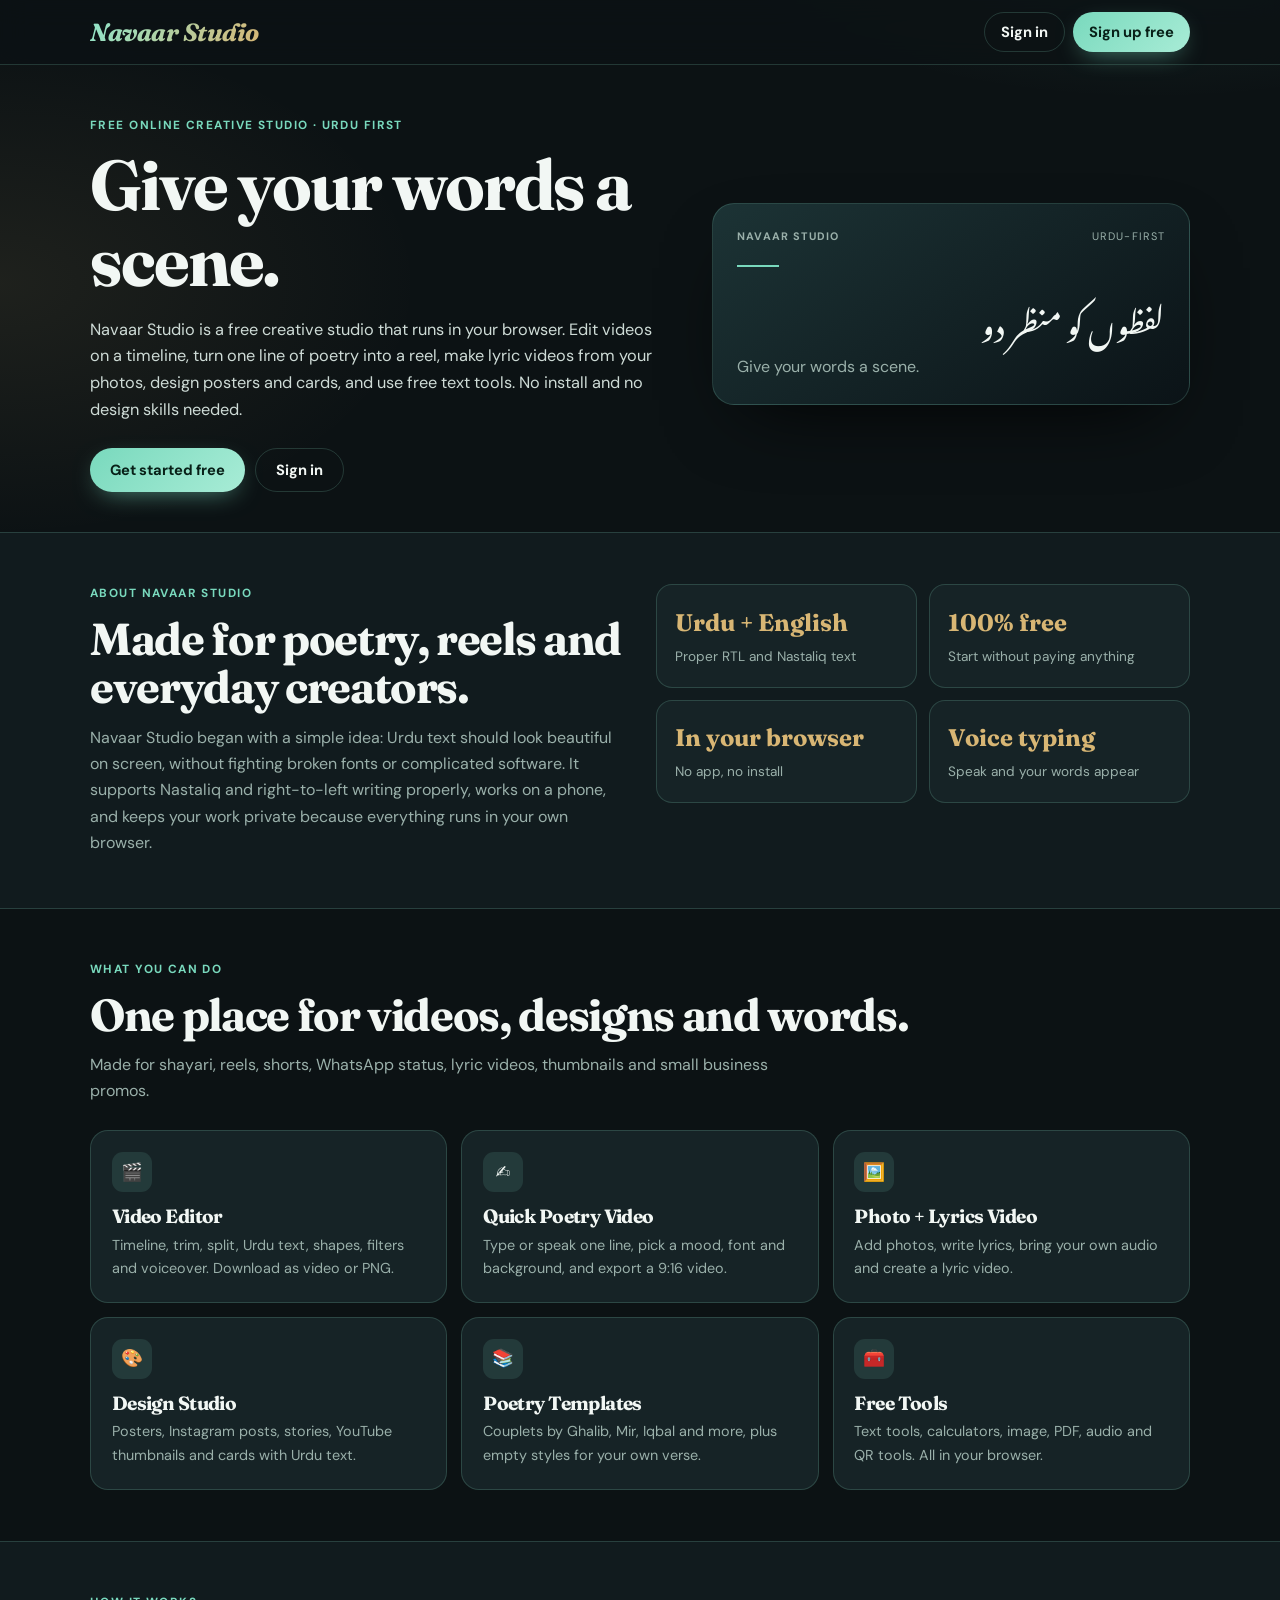
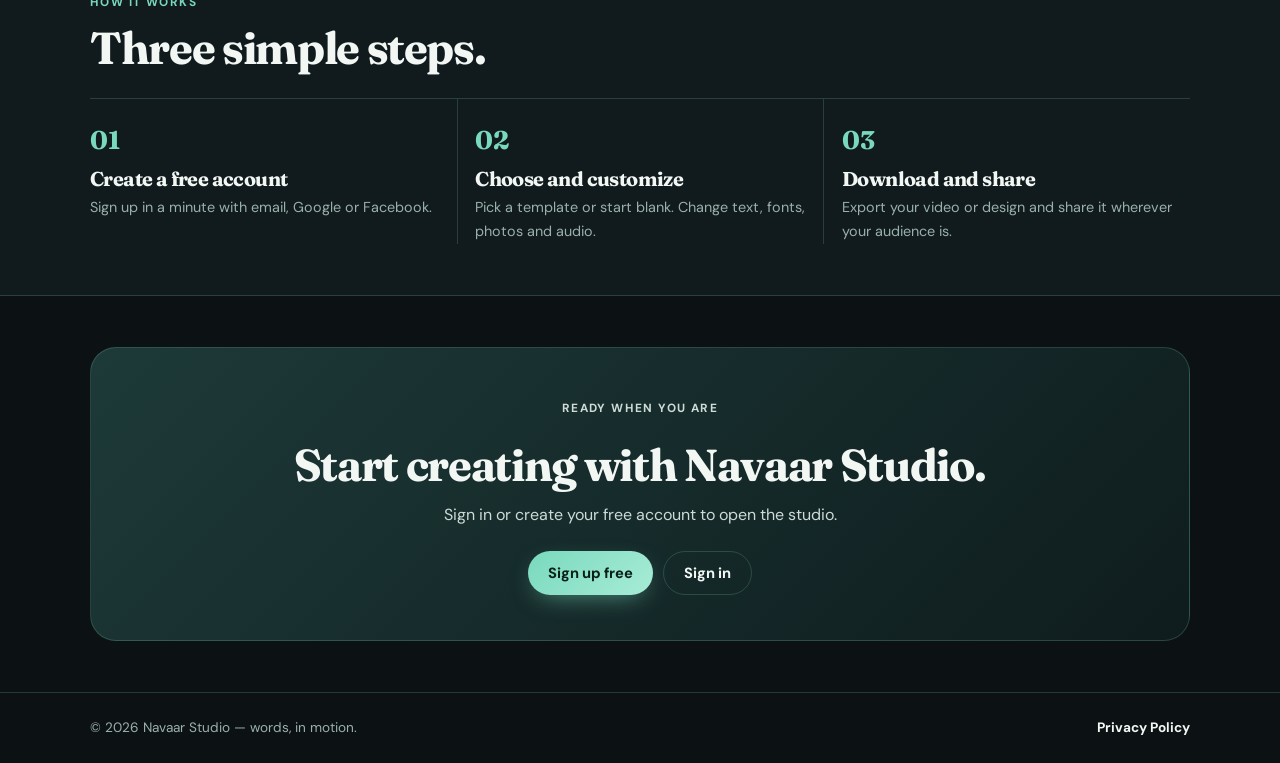
<file: index.html>
<!DOCTYPE html>
<html lang="en"><head><meta charset="UTF-8">
<meta name="viewport" content="width=device-width,initial-scale=1">
<title>Navaar Studio — Free Online Video Editor & Design Studio for Urdu and English</title>
<meta name="description" content="Navaar Studio is a free Urdu-first creative studio. Edit videos, make poetry reels, photo lyric videos, posters and use free tools, all in your browser.">
<meta name="robots" content="index, follow"><meta name="theme-color" content="#0c1214">
<link rel="canonical" href="https://nauman-ai-786.github.io/Navaar-studio/">
<link rel="icon" type="image/svg+xml" href="favicon.svg">
<meta property="og:type" content="website"><meta property="og:site_name" content="Navaar Studio">
<meta property="og:title" content="Navaar Studio — Free Online Video Editor"><meta property="og:description" content="Urdu-first video and design studio in your browser.">
<meta property="og:url" content="https://nauman-ai-786.github.io/Navaar-studio/"><meta property="og:image" content="https://nauman-ai-786.github.io/Navaar-studio/og-image.png">
<link href="https://fonts.googleapis.com/css2?family=DM+Sans:wght@400;500;700&family=Fraunces:ital,opsz,wght@0,9..144,700;1,9..144,700&family=Noto+Nastaliq+Urdu:wght@400;600&display=swap" rel="stylesheet">
<style>
:root{--ink:#0c1214;--alt:#111b1e;--panel:#162326;--line:rgba(143,230,204,.18);--paper:#f2f7f4;--muted:#9ab0aa;--mint:#79d9bd;--gold:#d8b674}
*{box-sizing:border-box;margin:0}html{scroll-behavior:smooth}
body{background:radial-gradient(900px 480px at 90% -8%,rgba(121,217,189,.16),transparent 60%),radial-gradient(700px 420px at 0% 12%,rgba(216,182,116,.09),transparent 60%),var(--ink);color:var(--paper);font-family:"DM Sans",system-ui,sans-serif;line-height:1.65}
a{color:inherit;text-decoration:none}.w{width:min(100% - 2rem,1100px);margin:auto}
header{position:sticky;top:0;z-index:20;background:rgba(12,18,20,.85);backdrop-filter:blur(14px);border-bottom:1px solid var(--line)}
.nav{display:flex;justify-content:space-between;align-items:center;min-height:64px;gap:10px}
.brand{font-family:Fraunces,serif;font-style:italic;font-weight:700;font-size:1.55rem;letter-spacing:-.02em;background:linear-gradient(120deg,#8fe6cc,#d8b674);-webkit-background-clip:text;background-clip:text;color:transparent}
.btn{display:inline-flex;align-items:center;justify-content:center;min-height:44px;padding:0 20px;border-radius:999px;border:1px solid var(--line);font-weight:700;font-size:.92rem;cursor:pointer;background:transparent;color:var(--paper)}
.btn:hover{border-color:var(--mint)}.pri{background:linear-gradient(135deg,var(--mint),#a8ecd6);color:#082018;border:0;box-shadow:0 8px 26px -10px rgba(121,217,189,.7)}
.nb{display:flex;gap:8px}.nb .btn{min-height:40px;padding:0 16px}
.eye{color:var(--mint);font-weight:700;font-size:.74rem;letter-spacing:.12em;text-transform:uppercase;margin-bottom:.7rem}
h1,h2,h3{font-family:Fraunces,serif;letter-spacing:-.03em;line-height:1.08}
.hero{padding:3.2rem 0 2.5rem}.hg{display:grid;grid-template-columns:1.1fr .9fr;gap:2.4rem;align-items:center}
h1{font-size:clamp(2.3rem,7vw,4.4rem)}.lead{color:#cedbd6;max-width:54ch;margin:1.1rem 0 1.5rem;font-size:1.02rem}
.acts{display:flex;gap:10px;flex-wrap:wrap}
.pv{background:linear-gradient(145deg,#1c3335,#0b1317);border:1px solid var(--line);border-radius:22px;padding:1.5rem;box-shadow:0 30px 80px -35px #000}
.pt{display:flex;justify-content:space-between;color:var(--muted);font-size:.68rem;letter-spacing:.1em}.pr{height:2px;width:42px;background:var(--mint);margin:1.2rem 0}
.ur{font-family:"Noto Nastaliq Urdu",serif;font-size:2rem;line-height:2.1;text-align:right;direction:rtl}
section{padding:3.2rem 0}.alt{background:var(--alt);border-block:1px solid var(--line)}
h2{font-size:clamp(1.8rem,4.5vw,2.8rem);margin-bottom:.8rem}.sc{color:var(--muted);max-width:62ch}
.about{display:grid;grid-template-columns:1fr 1fr;gap:2rem;align-items:start}
.stats{display:grid;grid-template-columns:1fr 1fr;gap:12px}.stat{background:var(--panel);border:1px solid var(--line);border-radius:16px;padding:1.1rem}
.stat b{display:block;font-family:Fraunces,serif;font-size:1.5rem;color:var(--gold)}.stat span{color:var(--muted);font-size:.85rem}
.grid{display:grid;grid-template-columns:repeat(3,1fr);gap:14px;margin-top:1.6rem}
.card{background:var(--panel);border:1px solid var(--line);border-radius:18px;padding:1.3rem}
.card i{font-style:normal;display:grid;place-items:center;width:40px;height:40px;border-radius:11px;background:rgba(121,217,189,.13);margin-bottom:.9rem;font-size:1.1rem}
.card h3{font-size:1.2rem;margin-bottom:.4rem}.card p{color:var(--muted);font-size:.9rem}
.steps{display:grid;grid-template-columns:repeat(3,1fr);margin-top:1.6rem;border-top:1px solid var(--line)}
.step{padding:1.3rem 1.1rem 0 0}.step+.step{padding-left:1.1rem;border-left:1px solid var(--line)}
.step b{color:var(--mint);font-size:1.6rem;font-family:Fraunces,serif}.step h3{margin:.4rem 0;font-size:1.25rem}.step p{color:var(--muted);font-size:.9rem}
.cta{text-align:center;background:linear-gradient(135deg,#1d3a38,#0f1c1e);border:1px solid var(--line);border-radius:26px;padding:2.8rem 1.2rem}
.cta p{color:#cedbd6;max-width:46ch;margin:.4rem auto 1.4rem}.cta .acts{justify-content:center}
footer{border-top:1px solid var(--line);padding:1.5rem 0;color:var(--muted);font-size:.85rem}.fr{display:flex;justify-content:space-between;gap:1rem;flex-wrap:wrap}
@media(max-width:800px){.hg,.about,.grid,.steps{grid-template-columns:1fr}.step,.step+.step{padding:1.1rem 0;border-left:0;border-bottom:1px solid var(--line)}.nb .btn.sec{display:none}}
</style>
<script>
/* Signed-in visitors go straight to the main page (studio.html) */
(function(){var has=false;try{for(var i=0;i<localStorage.length;i++)if(/^sb-.*-auth-token$/.test(localStorage.key(i)))has=true}catch(e){}
var q=new URLSearchParams(location.search).get("auth");
if(q){location.replace("auth.html?mode="+(q==="signup"?"signup":"in"));return}
if(has){var m={"#studio":"#quick-poetry","#photoVideo":"#photo-lyrics","#templates":"#templates","#feedback":"#feedback","#projects":"#projects"};
location.replace("studio.html"+(m[location.hash]||""))}})();
</script>
</head><body>
<header><div class="w nav"><a class="brand" href="index.html">Navaar Studio</a>
<div class="nb"><a class="btn sec" href="auth.html?mode=in">Sign in</a><a class="btn pri" href="auth.html?mode=signup">Sign up free</a></div></div></header>

<main>
<section class="hero"><div class="w hg">
<div><p class="eye">Free online creative studio · Urdu first</p>
<h1>Give your words a scene.</h1>
<p class="lead">Navaar Studio is a free creative studio that runs in your browser. Edit videos on a timeline, turn one line of poetry into a reel, make lyric videos from your photos, design posters and cards, and use free text tools. No install and no design skills needed.</p>
<div class="acts"><a class="btn pri" href="auth.html?mode=signup">Get started free</a><a class="btn" href="auth.html?mode=in">Sign in</a></div></div>
<aside class="pv" aria-label="Preview"><div class="pt"><b>NAVAAR STUDIO</b><span>URDU-FIRST</span></div><div class="pr"></div>
<div class="ur">لفظوں کو منظر دو</div><p style="color:var(--muted)">Give your words a scene.</p></aside>
</div></section>

<section class="alt" id="about"><div class="w about">
<div><p class="eye">About Navaar Studio</p><h2>Made for poetry, reels and everyday creators.</h2>
<p class="sc">Navaar Studio began with a simple idea: Urdu text should look beautiful on screen, without fighting broken fonts or complicated software. It supports Nastaliq and right-to-left writing properly, works on a phone, and keeps your work private because everything runs in your own browser.</p></div>
<div class="stats"><div class="stat"><b>Urdu + English</b><span>Proper RTL and Nastaliq text</span></div><div class="stat"><b>100% free</b><span>Start without paying anything</span></div><div class="stat"><b>In your browser</b><span>No app, no install</span></div><div class="stat"><b>Voice typing</b><span>Speak and your words appear</span></div></div>
</div></section>

<section id="features"><div class="w"><p class="eye">What you can do</p><h2>One place for videos, designs and words.</h2>
<p class="sc">Made for shayari, reels, shorts, WhatsApp status, lyric videos, thumbnails and small business promos.</p>
<div class="grid">
<div class="card"><i>🎬</i><h3>Video Editor</h3><p>Timeline, trim, split, Urdu text, shapes, filters and voiceover. Download as video or PNG.</p></div>
<div class="card"><i>✍️</i><h3>Quick Poetry Video</h3><p>Type or speak one line, pick a mood, font and background, and export a 9:16 video.</p></div>
<div class="card"><i>🖼️</i><h3>Photo + Lyrics Video</h3><p>Add photos, write lyrics, bring your own audio and create a lyric video.</p></div>
<div class="card"><i>🎨</i><h3>Design Studio</h3><p>Posters, Instagram posts, stories, YouTube thumbnails and cards with Urdu text.</p></div>
<div class="card"><i>📚</i><h3>Poetry Templates</h3><p>Couplets by Ghalib, Mir, Iqbal and more, plus empty styles for your own verse.</p></div>
<div class="card"><i>🧰</i><h3>Free Tools</h3><p>Text tools, calculators, image, PDF, audio and QR tools. All in your browser.</p></div>
</div></div></section>

<section class="alt"><div class="w"><p class="eye">How it works</p><h2>Three simple steps.</h2>
<div class="steps">
<div class="step"><b>01</b><h3>Create a free account</h3><p>Sign up in a minute with email, Google or Facebook.</p></div>
<div class="step"><b>02</b><h3>Choose and customize</h3><p>Pick a template or start blank. Change text, fonts, photos and audio.</p></div>
<div class="step"><b>03</b><h3>Download and share</h3><p>Export your video or design and share it wherever your audience is.</p></div>
</div></div></section>

<section><div class="w"><div class="cta"><p class="eye">Ready when you are</p><h2>Start creating with Navaar Studio.</h2>
<p>Sign in or create your free account to open the studio.</p>
<div class="acts"><a class="btn pri" href="auth.html?mode=signup">Sign up free</a><a class="btn" href="auth.html?mode=in">Sign in</a></div></div></div></section>
</main>

<footer><div class="w fr"><span>© 2026 Navaar Studio — words, in motion.</span><a href="privacy.html" style="color:var(--paper);font-weight:700">Privacy Policy</a></div></footer>
</body></html>
</file>
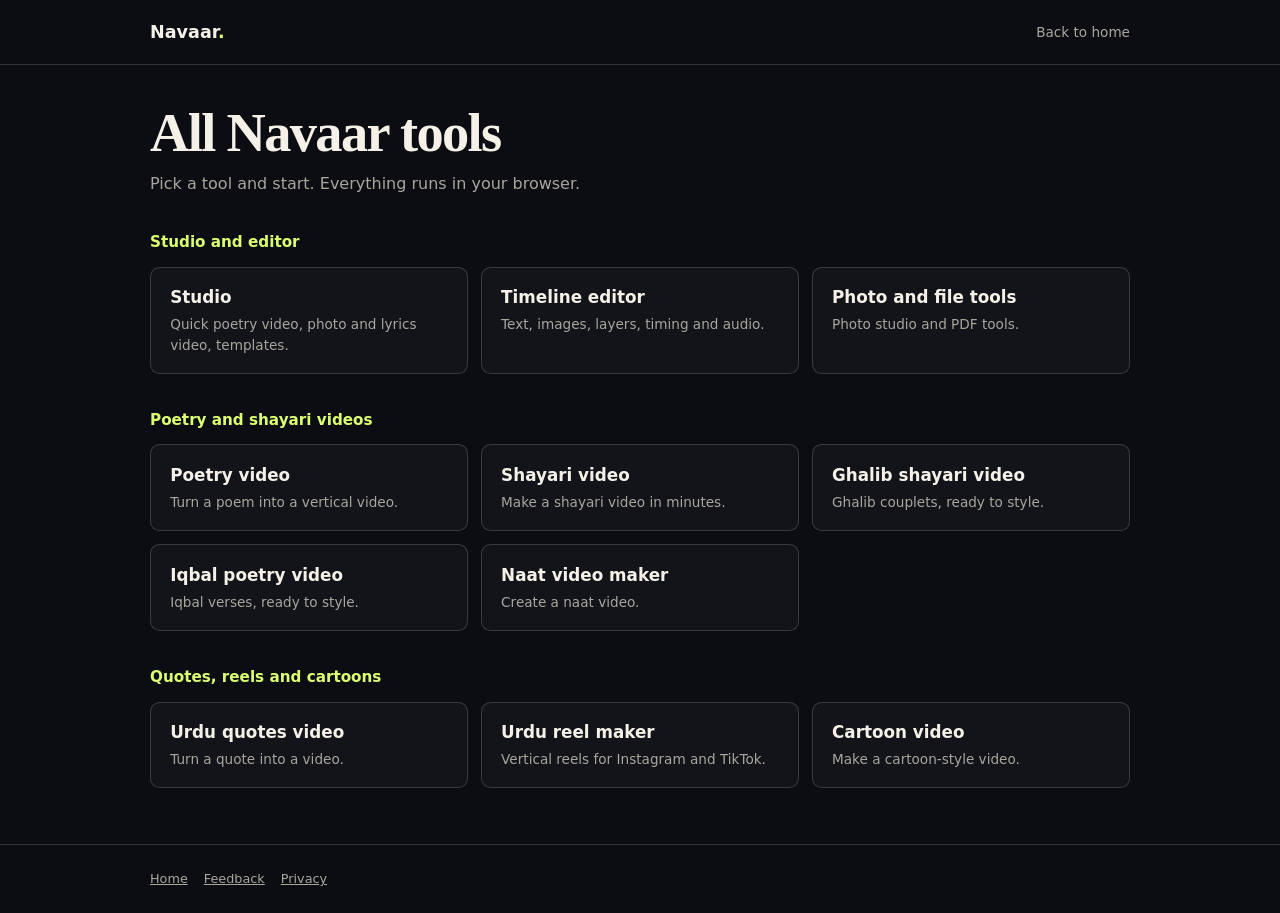
<file: all-tools.html>
<!DOCTYPE html>
<html lang="en">
<head>
<meta charset="UTF-8">
<meta name="viewport" content="width=device-width, initial-scale=1.0">
<title>All tools | Navaar Studio</title>
<meta name="description" content="Every Navaar Studio tool in one place: poetry, shayari, naat, quotes, reels and cartoon video makers.">
<link rel="icon" type="image/svg+xml" href="favicon.svg">
<style>
:root{--ink:#0b0d12;--paper:#f5f1e9;--muted:#a9a69e;--line:rgba(245,241,233,.17);--lime:#dcff71}
*{box-sizing:border-box}
body{margin:0;background:var(--ink);color:var(--paper);font-family:system-ui,-apple-system,"Segoe UI",sans-serif;line-height:1.5}
a{color:inherit}
:focus-visible{outline:3px solid var(--lime);outline-offset:3px}
.wrap{width:min(100% - 2rem,980px);margin-inline:auto}
header{border-bottom:1px solid var(--line)}
.bar{display:flex;justify-content:space-between;align-items:center;min-height:64px}
.brand{font-weight:700;font-size:1.1rem;text-decoration:none}
.brand b{color:var(--lime)}
.bar a.home{font-size:.85rem;color:var(--muted);text-decoration:none}
h1{font-family:Georgia,serif;font-size:clamp(2rem,6vw,3.4rem);line-height:1.05;margin:2.5rem 0 .6rem;letter-spacing:-.03em}
.sub{color:var(--muted);margin:0 0 2rem;max-width:52ch}
h2{font-size:.95rem;margin:2.2rem 0 .8rem;color:var(--lime)}
.grid{display:grid;grid-template-columns:repeat(auto-fill,minmax(250px,1fr));gap:.8rem}
.tool{display:block;padding:1.1rem 1.2rem;border:1px solid var(--line);border-radius:.6rem;text-decoration:none;background:rgba(255,255,255,.03)}
.tool:hover{border-color:var(--lime)}
.tool strong{display:block;font-size:1.05rem}
.tool span{display:block;margin-top:.25rem;font-size:.85rem;color:var(--muted)}
footer{margin-top:3.5rem;padding:1.5rem 0;border-top:1px solid var(--line);color:var(--muted);font-size:.8rem}
footer a{margin-right:1rem}
</style>
</head>
<body>
<header>
  <div class="wrap bar">
    <a class="brand" href="index.html" aria-label="Navaar Studio home">Navaar<b>.</b></a>
    <a class="home" href="index.html">Back to home</a>
  </div>
</header>
<main class="wrap">
  <h1>All Navaar tools</h1>
  <p class="sub">Pick a tool and start. Everything runs in your browser.</p>

  <h2>Studio and editor</h2>
  <div class="grid">
    <a class="tool" href="studio.html"><strong>Studio</strong><span>Quick poetry video, photo and lyrics video, templates.</span></a>
    <a class="tool" href="editor.html"><strong>Timeline editor</strong><span>Text, images, layers, timing and audio.</span></a>
    <a class="tool" href="tools.html"><strong>Photo and file tools</strong><span>Photo studio and PDF tools.</span></a>
  </div>

  <h2>Poetry and shayari videos</h2>
  <div class="grid">
    <a class="tool" href="poetry-video.html"><strong>Poetry video</strong><span>Turn a poem into a vertical video.</span></a>
    <a class="tool" href="shayari-video.html"><strong>Shayari video</strong><span>Make a shayari video in minutes.</span></a>
    <a class="tool" href="ghalib-shayari-video.html"><strong>Ghalib shayari video</strong><span>Ghalib couplets, ready to style.</span></a>
    <a class="tool" href="iqbal-poetry-video.html"><strong>Iqbal poetry video</strong><span>Iqbal verses, ready to style.</span></a>
    <a class="tool" href="naat-video-maker.html"><strong>Naat video maker</strong><span>Create a naat video.</span></a>
  </div>

  <h2>Quotes, reels and cartoons</h2>
  <div class="grid">
    <a class="tool" href="urdu-quotes-video.html"><strong>Urdu quotes video</strong><span>Turn a quote into a video.</span></a>
    <a class="tool" href="urdu-reel-maker.html"><strong>Urdu reel maker</strong><span>Vertical reels for Instagram and TikTok.</span></a>
    <a class="tool" href="cartoon.html"><strong>Cartoon video</strong><span>Make a cartoon-style video.</span></a>
  </div>
</main>
<footer>
  <div class="wrap">
    <a href="index.html">Home</a><a href="studio.html#feedback">Feedback</a><a href="privacy.html">Privacy</a>
  </div>
</footer>
</body>
</html>
</file>
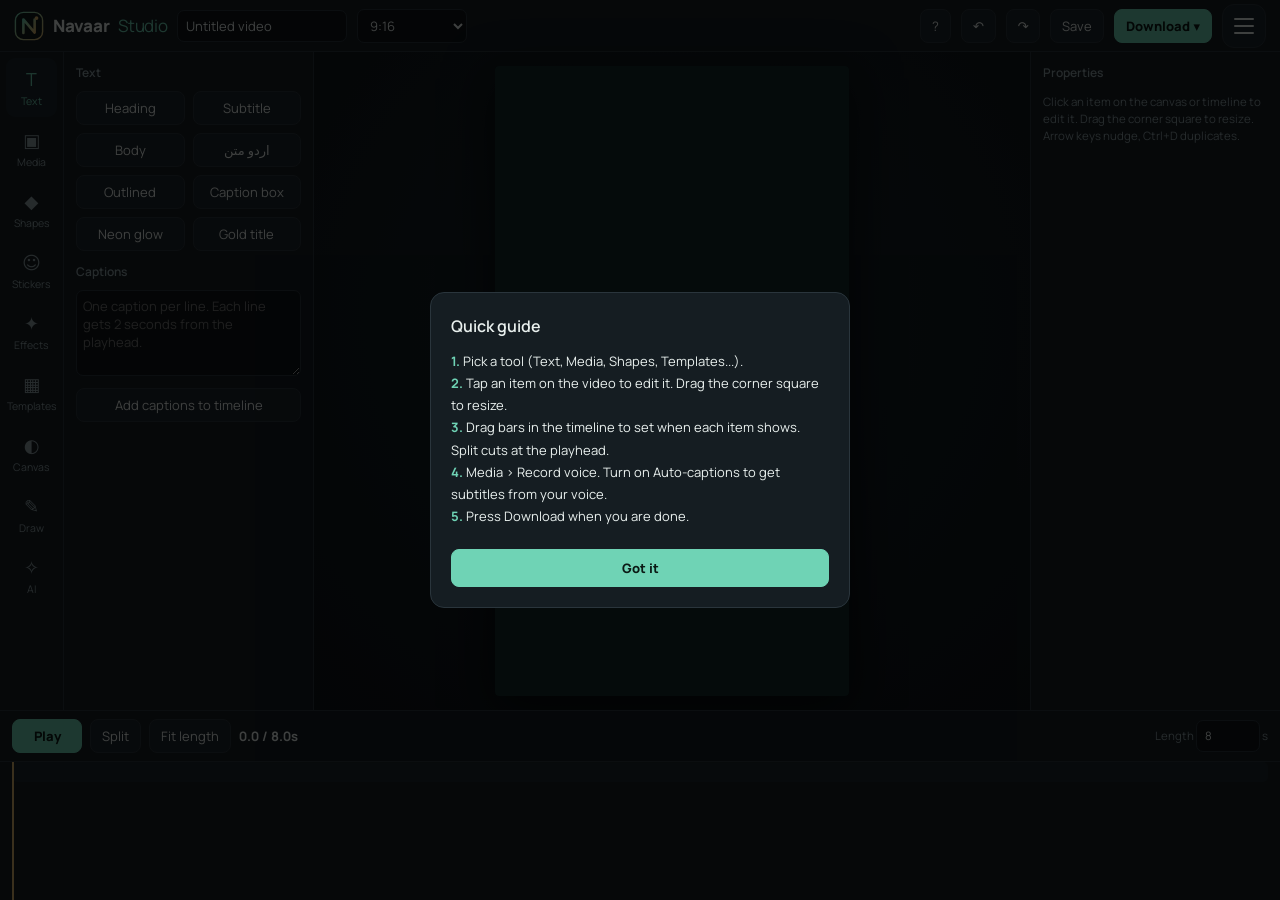
<file: editor.html>
<!DOCTYPE html>
<html lang="en"><head><meta charset="utf-8"><meta name="viewport" content="width=device-width,initial-scale=1">
<title>Navaar Studio — free online video editor</title>
<link rel="icon" href="favicon.svg">
<link href="https://fonts.googleapis.com/css2?family=Manrope:wght@400;600;800&family=Noto+Nastaliq+Urdu&display=swap" rel="stylesheet">
<style>
:root{--bg:#0e1417;--p:#151d22;--p2:#1c262c;--ln:#2a353c;--tx:#e9f0ee;--mu:#8fa1a6;--ac:#6fd3b5;--go:#dcb56e}
*{box-sizing:border-box}html,body{height:100%;margin:0}
body{background:var(--bg);color:var(--tx);font:13px Manrope,system-ui,sans-serif;display:grid;grid-template-rows:52px 1fr 190px;grid-template-columns:64px 250px 1fr 250px;grid-template-areas:"h h h h" "r d s p" "t t t t"}
header{grid-area:h;display:flex;align-items:center;gap:10px;padding:0 14px;border-bottom:1px solid var(--ln);background:var(--p)}
.brand{display:flex;align-items:center;gap:9px;font-weight:800;font-size:17px;letter-spacing:-.3px;text-decoration:none;color:var(--tx)}.brand span{color:var(--ac);font-weight:400}
header .sp{flex:1}
button,select,input{font:inherit;color:var(--tx)}
button{background:var(--p2);border:1px solid var(--ln);border-radius:8px;padding:7px 11px;cursor:pointer}
button:hover{border-color:var(--ac)}button:focus-visible,input:focus-visible,select:focus-visible{outline:2px solid var(--ac);outline-offset:1px}
.pri{background:var(--ac);color:#0b1a15;border-color:var(--ac);font-weight:800}
select,input[type=text],input[type=number]{background:var(--bg);border:1px solid var(--ln);border-radius:7px;padding:6px 8px;width:100%}
input[type=color]{width:100%;height:30px;border:1px solid var(--ln);border-radius:7px;background:none;padding:2px}
#rail{grid-area:r;background:var(--p);border-right:1px solid var(--ln);display:flex;flex-direction:column;gap:2px;padding:6px;overflow:auto}
#rail button{border:0;background:none;padding:9px 0;font-size:10.5px;color:var(--mu);display:flex;flex-direction:column;align-items:center;gap:3px;border-radius:9px}
#rail button b{font-size:18px;font-weight:400}#rail button.on{background:var(--p2);color:var(--ac)}
#drawer,#props{background:var(--p);overflow:auto;padding:12px}#drawer{grid-area:d;border-right:1px solid var(--ln)}#props{grid-area:p;border-left:1px solid var(--ln)}
h3{margin:0 0 10px;font-size:12px;color:var(--mu);font-weight:600}
.g{display:grid;grid-template-columns:1fr 1fr;gap:8px;margin-bottom:12px}.f{display:block;margin-bottom:9px;color:var(--mu);font-size:11.5px}.f input[type=range]{width:100%;accent-color:var(--ac)}
.tile{aspect-ratio:9/13;border-radius:9px;border:1px solid var(--ln);display:flex;align-items:center;justify-content:center;text-align:center;padding:6px;font-weight:700;cursor:pointer;font-size:12px;overflow:hidden}
.em{font-size:26px;padding:6px;text-align:center;cursor:pointer;border-radius:8px}.em:hover{background:var(--p2)}
#stage{grid-area:s;display:flex;align-items:center;justify-content:center;padding:14px;min-width:0;min-height:0;background:radial-gradient(circle at 50% 40%,#16222a,var(--bg))}
canvas{max-width:100%;max-height:100%;box-shadow:0 12px 50px #000a;border-radius:4px;touch-action:none;background:#000}
#tl{grid-area:t;background:var(--p);border-top:1px solid var(--ln);display:flex;flex-direction:column;min-width:0}
#tb{display:flex;gap:8px;align-items:center;padding:8px 12px;border-bottom:1px solid var(--ln)}
#tk{flex:1;overflow:auto;position:relative;padding:0 12px 8px}#ruler{height:20px;margin:0 0 4px;background:var(--p2);border-radius:5px;cursor:pointer;position:relative}
.row{height:24px;margin-bottom:3px;position:relative;background:#0d1417;border-radius:5px}
.bar{position:absolute;top:2px;bottom:2px;border-radius:4px;background:#2c4b47;border:1px solid #3d6c64;padding:0 6px;overflow:hidden;white-space:nowrap;font-size:11px;line-height:18px;cursor:grab}.bar.on{background:var(--ac);color:#0b1a15}
#ph{position:absolute;top:0;bottom:0;width:2px;background:var(--go);pointer-events:none;left:12px}
#dm{display:none;position:absolute;right:0;top:40px;background:var(--p2);border:1px solid var(--ln);border-radius:10px;padding:6px;gap:4px;min-width:200px;z-index:9;box-shadow:0 10px 30px #000a}#dm.on{display:grid}#dm button{text-align:left;border:0;background:none}#dm button:hover{background:var(--p)}#msg{color:var(--mu);font-size:12px}.hint{color:var(--mu);font-size:11.5px;line-height:1.5}
details{border-top:1px solid var(--ln);padding:8px 0}summary{cursor:pointer;color:var(--mu);font-weight:600;font-size:12px;margin-bottom:8px}textarea{width:100%;background:var(--bg);color:var(--tx);border:1px solid var(--ln);border-radius:7px;padding:6px;font:inherit}
@media(max-width:900px){
html,body{height:auto;min-height:100%;overflow-x:hidden}
body{display:flex;flex-direction:column;max-width:100vw;font-size:14px}
body>*{min-width:0;max-width:100%}
header{flex-wrap:wrap;height:auto;padding:8px 10px;gap:6px;position:relative;z-index:20}
header .brand{font-size:15px}header .sp{display:none}
#pname{max-width:130px!important;flex:1}#ratio{max-width:80px!important}
#msg{order:9;width:100%;font-size:11px}
#stage{order:1;position:sticky;top:0;z-index:15;height:40vh;padding:8px}
#tl{order:2;height:auto}#tk{max-height:150px}#tb{flex-wrap:wrap}
#rail{order:3;flex-direction:row;overflow-x:auto;border:0;border-top:1px solid var(--ln);border-bottom:1px solid var(--ln)}
#rail button{min-width:58px;flex:0 0 auto}
#drawer{order:4;max-height:45vh;border:0}#props{order:5;border:0;border-top:1px solid var(--ln);padding-bottom:60px}
input,select,textarea{font-size:16px}button{min-height:38px}
#dm{right:0;left:auto}.bar,#ruler{touch-action:none}}
#hp{position:fixed;inset:0;background:#000b;z-index:99;display:none;align-items:center;justify-content:center;padding:16px}#hp.on{display:flex}#hp div{background:var(--p);border:1px solid var(--ln);border-radius:14px;max-width:420px;padding:20px;line-height:1.7}#hp b{color:var(--ac)}
@media(prefers-reduced-motion:reduce){*{transition:none!important}}
</style></head><body>
<header>
<a class="brand" href="index.html" aria-label="Navaar Studio home">
<svg width="30" height="30" viewBox="0 0 64 64"><defs><linearGradient id="lg" x1="0" y1="0" x2="1" y2="1"><stop stop-color="#6fd3b5"/><stop offset="1" stop-color="#dcb56e"/></linearGradient></defs><rect x="3" y="3" width="58" height="58" rx="17" fill="#0e1a1c" stroke="url(#lg)" stroke-width="3"/><path d="M20 47V18l24 28V18" fill="none" stroke="url(#lg)" stroke-width="5.5" stroke-linecap="round" stroke-linejoin="round"/><circle cx="48" cy="15" r="4" fill="#dcb56e"/></svg>
Navaar <span>Studio</span></a>
<input type="text" id="pname" value="Untitled video" style="max-width:170px" aria-label="Project name">
<select id="ratio" style="max-width:110px" aria-label="Aspect ratio"><option>9:16</option><option>16:9</option><option>1:1</option></select>
<span class="sp"></span><span id="msg"></span>
<button id="hlp" title="How to use">?</button><button id="undo" title="Undo">↶</button><button id="redo" title="Redo">↷</button><button id="save">Save</button><div style="position:relative"><button id="exp" class="pri">Download ▾</button><div id="dm"><button data-d="webm">Video (.webm)</button><button data-d="mp4">Video (.mp4)</button><button data-d="png">Current frame (.png)</button><button data-d="json">Project file (.json)</button></div></div>
</header>
<nav id="rail" aria-label="Tools"></nav>
<aside id="drawer"></aside>
<main id="stage"><canvas id="cv" width="540" height="960"></canvas></main>
<aside id="props"></aside>
<section id="tl"><div id="tb"><button id="pl" class="pri" style="width:70px">Play</button><button id="sp">Split</button><button id="fitdur" title="Set length to end of last item">Fit length</button><b id="tm" style="font-variant-numeric:tabular-nums">0.0 / 8.0s</b><span class="sp" style="flex:1"></span><label class="hint">Length <input type="number" id="dur" value="8" min="1" max="120" style="width:64px;display:inline"> s</label></div><div id="tk"><div id="ruler"></div><div id="rows"></div><div id="ph"></div></div></section>
<input type="file" id="fm" accept="image/*,video/*,audio/*" multiple hidden>
<script src="poems.js"></script>
<script>
const $=s=>document.querySelector(s),C=$('#cv'),X=C.getContext('2d');
const RS={'9:16':[540,960],'16:9':[960,540],'1:1':[720,720]};
let dm=false,dr=null,gd=false,dc='#ffffff',dw=6,pf='All',vr=null,asBg=false,L=[],sel=null,t=0,play=false,dur=8,bg='#132a2b',H=[],F=[],last=0,drag=null,AC=null,AD=null,rec=false;
const FONTS={'Modern':'Manrope','Urdu Nastaliq':'Noto Nastaliq Urdu','Serif':'Georgia','Mono':'monospace','Impact':'Impact,Arial Black','Cursive':'cursive','Fantasy':'fantasy','Arial':'Arial','Times':'Times New Roman'};
const ANIMS=['none','typewriter','fade','slide up','slide down','slide left','slide right','zoom in','pop','spin'],OUTS=['none','fade','zoom out','slide down'],LOOPS=['none','pulse','float','shake','spin','slow zoom','swing'];
let MB=null,AK=false,AL='ur-PK',SR=null,SEG=[];const SPK=new Set();const GM=new WeakMap(),HS=matchMedia('(pointer:coarse)').matches?40:20;
function ensureAC(){if(!AC){AC=new (window.AudioContext||window.webkitAudioContext)();AD=AC.createMediaStreamDestination();MB=AC.createDynamicsCompressor();MB.connect(AD);MB.connect(AC.destination)}}
function wire(el){ensureAC();try{const s=AC.createMediaElementSource(el),g=AC.createGain();s.connect(g);g.connect(MB);GM.set(el,g)}catch(_){}}
const uid=()=>Math.random().toString(36).slice(2,8);
function snap(){H.push(JSON.stringify({bg,dur,L:L.map(o=>({...o,el:undefined}))}));if(H.length>60)H.shift();F=[]}
function msg(s){$('#msg').textContent=s;setTimeout(()=>$('#msg').textContent='',2500)}
function add(o,keep){snap();o=Object.assign({id:uid(),type:'text',x:C.width/2-100,y:C.height/2-30,w:200,h:60,rot:0,op:1,st:0,d:dur,an:'fade',br:1,ct:1,sa:1,bl:0,gr:0,toon:0,sp:1,tr:0,vol:1,z:0,sk:0,skc:'#000000',bgb:0,bgc:'#000000',al:'center',hue:0,sep:0,inv:0,cl:0,cr:0,ct2:0,cb:0,rad:0,fh:0,fv:0,out:'none',lp:'none',gl:0,g:0,c2:'#dcb56e'},o);L.push(o);sel=o.id;ui();return o}
const cur=()=>L.find(o=>o.id==sel);
/* ---------- rendering ---------- */
function box(o){if(o.type=='text'){X.font=`${o.b?'800':'400'} ${o.fs}px ${FONTS[o.ff]||o.ff}`;const ls=o.text.split('\n');o.w=Math.max(...ls.map(l=>X.measureText(l).width))+10;o.h=ls.length*o.fs*1.5}}
function draw(){
 X.filter='none';X.globalAlpha=1;const[b1,b2]=bg.split('|');if(b2){const gr=X.createLinearGradient(0,0,C.width*.4,C.height);gr.addColorStop(0,b1);gr.addColorStop(1,b2);X.fillStyle=gr}else X.fillStyle=b1;X.fillRect(0,0,C.width,C.height);
 for(const o of L){
  const on=t>=o.st&&t<o.st+o.d;
  if(o.tts&&window.speechSynthesis){if(on&&play&&!rec){if(!SPK.has(o.id)){SPK.add(o.id);const u=new SpeechSynthesisUtterance(o.text);u.lang=/[\u0600-\u06FF]/.test(o.text)?'ur-PK':'en-US';u.rate=o.sp||1;u.volume=Math.min(1,o.vol);speechSynthesis.speak(u)}}else SPK.delete(o.id)}
  if(o.el&&(o.type=='video'||o.type=='audio')){const el=o.el,tg=o.tr+(t-o.st)*o.sp;const fd=Math.min(o.fi?Math.max(0,(t-o.st)/o.fi):1,o.fo?Math.max(0,(o.st+o.d-t)/o.fo):1),gn=GM.get(el);if(gn){el.volume=1;gn.gain.value=o.vol*fd}else el.volume=Math.min(1,o.vol*fd);el.playbackRate=o.sp;
   if(on&&(play||rec)){if(Math.abs(el.currentTime-tg)>.35)el.currentTime=Math.max(0,tg);if(el.paused)el.play().catch(()=>{})}else{el.pause();if(on&&!play&&Math.abs(el.currentTime-tg)>.05)el.currentTime=Math.max(0,tg)}}
  if(!on||o.type=='audio')continue;
  const p=Math.min(1,(t-o.st)/.6),q=Math.min(1,(o.st+o.d-t)/.6),an=o.an;let a=o.op,dx=0,dy=0,sc=1,rt=0;
  if(an!='none'){a*=an=='pop'?Math.min(1,p*2):p;if(an=='slide up')dy=(1-p)*50;if(an=='slide down')dy=-(1-p)*50;if(an=='slide left')dx=(1-p)*60;if(an=='slide right')dx=-(1-p)*60;if(an=='zoom in')sc=.7+.3*p;if(an=='pop')sc=.4+.6*p+Math.sin(p*Math.PI)*.2;if(an=='spin')rt=(1-p)*180}
  if(o.out=='fade')a*=q;if(o.out=='zoom out'){a*=q;sc*=.7+.3*q}if(o.out=='slide down'){a*=q;dy+=(1-q)*50}
  if(o.lp=='pulse')sc*=1+.05*Math.sin(t*5);if(o.lp=='float')dy+=Math.sin(t*3)*8;if(o.lp=='shake')dx+=Math.sin(t*40)*4;if(o.lp=='spin')rt+=t*90;if(o.lp=='slow zoom')sc*=1+.05*(t-o.st);if(o.lp=='swing')rt+=Math.sin(t*3)*8;
  box(o);X.save();X.globalAlpha=Math.max(0,a);X.translate(o.x+o.w/2+dx,o.y+o.h/2+dy);X.rotate((o.rot+rt)*Math.PI/180);X.scale(sc*(o.fh?-1:1),sc*(o.fv?-1:1));
  let f=`brightness(${o.br}) contrast(${o.ct}) saturate(${o.sa}) blur(${o.bl}px) grayscale(${o.gr}) hue-rotate(${o.hue}deg) sepia(${o.sep}) invert(${o.inv})`;if(o.toon)f+=' contrast(1.5) saturate(1.9) brightness(1.06)';X.filter=f;
  if(o.gl){X.shadowColor=(o.type=='text'||o.type=='shape')?o.c:'#000c';X.shadowBlur=o.gl}
  if(o.type=='text'){X.font=`${o.b?'800':'400'} ${o.fs}px ${FONTS[o.ff]||o.ff}`;X.textAlign=o.al;X.textBaseline='middle';
   const ls=(an=='typewriter'?o.text.slice(0,Math.ceil(o.text.length*Math.min(1,(t-o.st)/Math.min(o.d*.6,3)))):o.text).split('\n'),ax=o.al=='left'?-o.w/2+5:o.al=='right'?o.w/2-5:0;
   if(o.bgb){X.save();X.shadowBlur=0;X.fillStyle=o.bgc;X.beginPath();X.roundRect(-o.w/2-o.fs*.3,-o.h/2,o.w+o.fs*.6,o.h,o.fs*.3);X.fill();X.restore()}
   if(o.sh&&!o.gl){X.shadowColor='#000c';X.shadowBlur=12}
   ls.forEach((l,i)=>{const yy=(i-(ls.length-1)/2)*o.fs*1.5;if(o.sk){X.lineWidth=o.sk;X.strokeStyle=o.skc;X.lineJoin='round';X.strokeText(l,ax,yy)}X.fillStyle=o.c;X.fillText(l,ax,yy)})}
  else if(o.type=='shape')shp(o);
  else if(o.type=='draw'){X.strokeStyle=o.c;X.lineWidth=o.lw;X.lineCap=X.lineJoin='round';X.translate(-o.w/2,-o.h/2);X.scale(o.w/o.w0,o.h/o.h0);X.beginPath();o.pts.forEach((z,i)=>i?X.lineTo(z[0],z[1]):X.moveTo(z[0],z[1]));X.stroke()}
  else if(o.el){const e=o.el,nw=e.videoWidth||e.naturalWidth||e.width,nh=e.videoHeight||e.naturalHeight||e.height,k1=o.cl/100,k2=o.cr/100,k3=o.ct2/100,k4=o.cb/100;
   if(o.rad){X.beginPath();X.roundRect(-o.w/2,-o.h/2,o.w,o.h,Math.min(o.w,o.h)*o.rad/100);X.clip()}
   if(nw)X.drawImage(e,nw*k1,nh*k3,nw*(1-k1-k2),nh*(1-k3-k4),-o.w/2+o.w*k1,-o.h/2+o.h*k3,o.w*(1-k1-k2),o.h*(1-k3-k4))}
  X.restore()}
 X.filter='none';X.globalAlpha=1;
 if(dr&&dr.pts.length>1){X.strokeStyle=dc;X.lineWidth=dw;X.lineCap=X.lineJoin='round';X.beginPath();dr.pts.forEach((z,i)=>i?X.lineTo(z[0],z[1]):X.moveTo(z[0],z[1]));X.stroke()}
 if(gd&&!rec){X.strokeStyle='rgba(220,181,110,.6)';X.lineWidth=1;X.beginPath();X.moveTo(C.width/2,0);X.lineTo(C.width/2,C.height);X.moveTo(0,C.height/2);X.lineTo(C.width,C.height/2);X.stroke()}
 const s=cur();if(s&&!rec&&!dm&&s.type!='audio'){X.save();X.strokeStyle='#6fd3b5';X.lineWidth=2;X.setLineDash([6,4]);X.translate(s.x+s.w/2,s.y+s.h/2);X.rotate(s.rot*Math.PI/180);X.strokeRect(-s.w/2,-s.h/2,s.w,s.h);X.setLineDash([]);X.fillStyle='#6fd3b5';X.fillRect(s.w/2-HS/2.5,s.h/2-HS/2.5,HS/1.25,HS/1.25);X.restore()}
}
function shp(o){const w=o.w,h=o.h,k=o.k;let f=o.c;if(o.g){f=X.createLinearGradient(-w/2,-h/2,w/2,h/2);f.addColorStop(0,o.c);f.addColorStop(1,o.c2)}X.fillStyle=f;X.beginPath();
 if(k=='circle')X.ellipse(0,0,w/2,h/2,0,0,7);else if(k=='round')X.roundRect(-w/2,-h/2,w,h,h/4);
 else if(k=='triangle'){X.moveTo(0,-h/2);X.lineTo(w/2,h/2);X.lineTo(-w/2,h/2);X.closePath()}
 else if(k=='diamond'){X.moveTo(0,-h/2);X.lineTo(w/2,0);X.lineTo(0,h/2);X.lineTo(-w/2,0);X.closePath()}
 else if(k=='star'){for(let i=0;i<10;i++){const r=i%2?.45:1,g=-Math.PI/2+i*Math.PI/5;X.lineTo(Math.cos(g)*r*w/2,Math.sin(g)*r*h/2)}X.closePath()}
 else if(k=='heart'){X.moveTo(0,h*.5);X.bezierCurveTo(-w*.6,h*.05,-w*.55,-h*.45,0,-h*.15);X.bezierCurveTo(w*.55,-h*.45,w*.6,h*.05,0,h*.5)}
 else if(k=='arrow'){X.moveTo(-w/2,-h*.2);X.lineTo(w*.1,-h*.2);X.lineTo(w*.1,-h/2);X.lineTo(w/2,0);X.lineTo(w*.1,h/2);X.lineTo(w*.1,h*.2);X.lineTo(-w/2,h*.2);X.closePath()}
 else if(k=='vignette'){const r=X.createRadialGradient(0,0,Math.min(w,h)*.25,0,0,Math.max(w,h)*.7);r.addColorStop(0,'rgba(0,0,0,0)');r.addColorStop(1,o.c);X.fillStyle=r;X.rect(-w/2,-h/2,w,h)}
 else X.rect(-w/2,-h/2,w,h);X.fill()}
function fitText(o){box(o);while(o.w>C.width-50&&o.fs>14){o.fs-=2;box(o)}}
function applyPoem(i){const P=(window.POEMS||[])[i];if(!P)return;snap();bg=P.bg;L=L.filter(o=>!['text','shape','draw'].includes(o.type));
 const v=add({text:P.t,fs:Math.round(C.width*.075),c:P.c,ff:'Urdu Nastaliq',sh:0,an:'fade'});fitText(v);v.x=(C.width-v.w)/2;v.y=(C.height-v.h)/2-20;
 if(!P.style){const n=add({text:'— '+P.p,fs:Math.round(C.width*.038),c:'#dcb56e',ff:'Modern',sh:0,an:'fade',st:.6});box(n);n.x=(C.width-n.w)/2;n.y=v.y+v.h+30}
 sel=v.id;ui();msg('Template applied')}
function addCaptions(){const ls=$('#cap').value.split('\n').map(x=>x.trim()).filter(Boolean);if(!ls.length){msg('Type one caption per line first');return}let s0=t;
 ls.forEach(l=>{const o=add({text:l,fs:Math.round(C.width*.055),c:'#ffffff',ff:/[\u0600-\u06FF]/.test(l)?'Urdu Nastaliq':'Modern',sh:0,bgb:1,st:s0,d:2,an:'fade',out:'fade'});fitText(o);o.x=(C.width-o.w)/2;o.y=C.height*.78;s0+=2});
 if(s0>dur){dur=Math.ceil(s0);$('#dur').value=dur}ui();msg(ls.length+' captions added')}
async function voice(){if(vr){vr.stop();return}
 try{const ms=await navigator.mediaDevices.getUserMedia({audio:{echoCancellation:true,noiseSuppression:true,autoGainControl:true}});ensureAC();
  const mr=new MediaRecorder(ms),ch=[],t0=Date.now(),s0=t;vr=mr;mr.ondataavailable=e=>ch.push(e.data);
  mr.onstop=()=>{stopSR(s0);ms.getTracks().forEach(x=>x.stop());const d=(Date.now()-t0)/1000,el=document.createElement('audio');el.src=URL.createObjectURL(new Blob(ch,{type:mr.mimeType}));el.preload='auto';
   wire(el);
   if(s0+d>dur){dur=Math.ceil(s0+d);$('#dur').value=dur}add({type:'audio',el,name:'Voiceover',st:s0,d,an:'none',vol:2.5});vr=null;drawer()};
  startSR(t0);mr.start();msg('Recording. Tap the button again to stop.');drawer()}catch(_){msg('Microphone permission is needed')}}
function startSR(t0){SEG=[];SR=null;if(!AK)return;const R=window.SpeechRecognition||window.webkitSpeechRecognition;if(!R){msg('Auto-captions need Chrome');return}
 const r=new R();r.continuous=true;r.interimResults=false;r.lang=AL;let last=0;
 r.onresult=e=>{for(let i=e.resultIndex;i<e.results.length;i++)if(e.results[i].isFinal){const n=(Date.now()-t0)/1000;SEG.push([last,n,e.results[i][0].transcript.trim()]);last=n}};
 r.onend=()=>{if(vr&&SR===r)try{r.start()}catch(_){}};SR=r;try{r.start()}catch(_){}}
function stopSR(s0){const r=SR;if(!r)return;SR=null;r.onend=()=>{SEG.forEach(([a,b,tx])=>{if(!tx)return;const o=add({text:tx,fs:Math.round(C.width*.055),c:'#ffffff',ff:/[\u0600-\u06FF]/.test(tx)?'Urdu Nastaliq':'Modern',sh:0,bgb:1,st:s0+a,d:Math.max(1,b-a),an:'fade',out:'fade'});fitText(o);o.x=(C.width-o.w)/2;o.y=C.height*.78});msg(SEG.length?SEG.length+' captions added from your voice':'No speech was detected')};try{r.stop()}catch(_){r.onend()}}
function finishDraw(){const P=dr.pts;dr=null;if(P.length<2)return;const pad=dw,xs=P.map(z=>z[0]),ys=P.map(z=>z[1]),x0=Math.min(...xs)-pad,y0=Math.min(...ys)-pad,w=Math.max(...xs)-x0+pad,h=Math.max(...ys)-y0+pad;
 add({type:'draw',name:'drawing',c:dc,lw:dw,pts:P.map(z=>[z[0]-x0,z[1]-y0]),x:x0,y:y0,w,h,w0:w,h0:h,an:'none'})}
function loop(n){const dt=(n-last)/1000;last=n;if(play){t+=dt;if(t>=dur){t=dur;if(rec)stopRec();else{play=false;$('#pl').textContent='Play';t=0;pauseAll()}}}draw();tick();requestAnimationFrame(loop)}
function pauseAll(){if(window.speechSynthesis)speechSynthesis.cancel();SPK.clear();L.forEach(o=>o.el&&o.el.pause&&o.el.pause())}
function tick(){$('#tm').textContent=t.toFixed(1)+' / '+dur.toFixed(1)+'s';const w=$('#tk').clientWidth-24;$('#ph').style.left=(12+t/dur*w)+'px'}
/* ---------- canvas interaction ---------- */
function pt(e){const r=C.getBoundingClientRect();return[(e.clientX-r.left)*C.width/r.width,(e.clientY-r.top)*C.height/r.height]}
function rot(o,x,y){const a=-o.rot*Math.PI/180,cx=o.x+o.w/2,cy=o.y+o.h/2,dx=x-cx,dy=y-cy;return[dx*Math.cos(a)-dy*Math.sin(a),dx*Math.sin(a)+dy*Math.cos(a)]}
C.onpointerdown=e=>{if(dm){dr={pts:[pt(e)]};C.setPointerCapture(e.pointerId);return}const[x,y]=pt(e);const s=cur();
 if(s&&s.type!='audio'){const[lx,ly]=rot(s,x,y);if(Math.abs(lx-s.w/2)<HS&&Math.abs(ly-s.h/2)<HS){snap();drag={m:'rs',o:s,x,y,w:s.w,h:s.h,fs:s.fs};C.setPointerCapture(e.pointerId);return}}
 for(let i=L.length-1;i>=0;i--){const o=L[i];if(o.type=='audio'||t<o.st||t>=o.st+o.d)continue;const[lx,ly]=rot(o,x,y);if(Math.abs(lx)<=o.w/2&&Math.abs(ly)<=o.h/2){sel=o.id;snap();drag={m:'mv',o,x,y,ox:o.x,oy:o.y};ui();C.setPointerCapture(e.pointerId);return}}
 sel=null;ui()};
C.onpointermove=e=>{if(dr){dr.pts.push(pt(e));return}if(!drag)return;const[x,y]=pt(e),o=drag.o;if(drag.m=='mv'){o.x=drag.ox+x-drag.x;o.y=drag.oy+y-drag.y;if(gd){if(Math.abs(o.x+o.w/2-C.width/2)<8)o.x=C.width/2-o.w/2;if(Math.abs(o.y+o.h/2-C.height/2)<8)o.y=C.height/2-o.h/2}}
 else{const k=Math.max(.15,1+((x-drag.x)+(y-drag.y))/(drag.w+drag.h));if(o.type=='text')o.fs=Math.round(drag.fs*k);else{o.w=drag.w*k;o.h=drag.h*k}}};
C.onpointerup=()=>{if(dr){finishDraw();return}if(drag){drag=null;props()}};
/* ---------- media ---------- */
$('#fm').onchange=async e=>{ensureAC();
 const bgf=asBg;asBg=false;for(const f of e.target.files){const u=URL.createObjectURL(f),k=f.type.split('/')[0];
  if(/\.(ttf|otf|woff2?)$/i.test(f.name)){const nm=f.name.replace(/\.\w+$/,'');try{const ff=new FontFace(nm,'url('+u+')');await ff.load();document.fonts.add(ff);FONTS[nm]=nm;msg('Font added: '+nm);props()}catch(_){msg('Could not load font')}continue}
  if(/\.json$/i.test(f.name)){try{loadProj(JSON.parse(await f.text()));msg('Project opened')}catch(_){msg('Not a valid project file')}continue}
  if(k=='image'){const im=new Image();im.onload=()=>{const r=Math.min(C.width/im.width,C.height/im.height);const q=bgf?Math.max(C.width/im.width,C.height/im.height):r;const o=add({type:'image',el:im,name:f.name,w:im.width*q,h:im.height*q,x:(C.width-im.width*q)/2,y:(C.height-im.height*q)/2,an:'none'});if(bgf){L.splice(L.indexOf(o),1);L.unshift(o)}};im.src=u}
  else{const el=document.createElement(k=='video'?'video':'audio');el.src=u;el.preload='auto';el.playsInline=true;el.crossOrigin='anonymous';
   el.onloadedmetadata=()=>{wire(el);
    const d=Math.min(el.duration||dur,120);if(d>dur){dur=Math.ceil(d);$('#dur').value=dur}
    if(k=='video'){const r=Math.min(C.width/el.videoWidth,C.height/el.videoHeight);add({type:'video',el,name:f.name,d,w:el.videoWidth*r,h:el.videoHeight*r,x:(C.width-el.videoWidth*r)/2,y:(C.height-el.videoHeight*r)/2,an:'none'})}
    else add({type:'audio',el,name:f.name,d,an:'none'})}}}
 e.target.value=''};
/* ---------- panels ---------- */
const TOOLS={Text:['T','text'],Media:['▣','media'],Shapes:['◆','shapes'],Stickers:['☺','stick'],Effects:['✦','fx'],Templates:['▦','tpl'],Canvas:['◐','canvas'],Draw:['✎','draw'],AI:['✧','ai']};
let tool='Text';
$('#rail').innerHTML=Object.entries(TOOLS).map(([n,[i]])=>`<button data-t="${n}"><b>${i}</b>${n}</button>`).join('');
$('#rail').onclick=e=>{const b=e.target.closest('button');if(b){tool=b.dataset.t;drawer()}};
const TPL=[
 ['Poetry blue','#0f2a3d',[['لفظوں کو منظر دو',52,'#e8f4ff','Urdu Nastaliq',0,.45],['Give your words a scene',22,'#8fd3ff','Modern',0,.62]]],
 ['Bold title','#f2c14e',[['BIG NEWS',84,'#151515','Impact',1,.4],['Tap to edit this line',24,'#151515','Modern',0,.55]]],
 ['Romantic','#3a1420',[['تم سا کوئی نہیں',56,'#ffd6df','Urdu Nastaliq',0,.5]]],
 ['Quote','#1c1c22',[['Begin before you feel ready.',36,'#f4efe4','Serif',0,.5]]],
 ['Announce','#0b3d3a',[['Something meaningful is here.',36,'#eafff8','Modern',1,.42],['Coming soon',22,'#6fd3b5','Modern',0,.58]]],
 ['Promo','#4a1f6b',[['SALE',96,'#fff','Impact',1,.4],['50% off today',30,'#ffd86b','Modern',1,.56]]]];
const EMO='😀😍🔥✨❤️🌙⭐🎵🎬🌸🦋☀️🌈👍🎉💡📌🚀🌹☕😂😎🥰🙏💯🎧📷🌟💫🍃🕌📖✍️🕊️🌅💔🤍'.match(/\p{Extended_Pictographic}\uFE0F?/gu);
const FX=[['Vivid','br=1.1,ct=1.15,sa=1.3'],['Warm','br=1.05,sa=1.3,sep=.25'],['Cool','hue=-20,sa=1.1'],['Vintage','sep=.6,ct=1.1,br=.95'],['Noir','gr=1,ct=1.4,br=.9'],['Dream','bl=2,br=1.15,sa=1.2'],['Cartoon','toon=1'],['Invert','inv=1'],['Soft blur','bl=6'],['Sunset','sep=.35,sa=1.6,hue=-10'],['Fresh','br=1.1,sa=1.4,hue=15'],['Drama','ct=1.5,br=.85,sa=.8'],['Glow','bl=1,br=1.25,ct=.9'],['Faded','ct=.8,br=1.1,sa=.7'],['Sharp','ct=1.3,sa=1.1'],['Reset','br=1,ct=1,sa=1,bl=0,gr=0,toon=0,hue=0,sep=0,inv=0']];
const SH=['diamond','rect','round','circle','line','triangle','star','heart','arrow'];
function drawer(){[...$('#rail').children].forEach(b=>b.classList.toggle('on',b.dataset.t==tool));const d=$('#drawer'),PO=window.POEMS||[];
 if(tool=='Text')d.innerHTML=`<h3>Text</h3><div class="g"><button data-a="tx" data-s="60">Heading</button><button data-a="tx" data-s="34">Subtitle</button><button data-a="tx" data-s="22">Body</button><button data-a="tx" data-s="40" data-u="1">اردو متن</button><button data-a="tx" data-s="46" data-v="out">Outlined</button><button data-a="tx" data-s="30" data-v="box">Caption box</button><button data-a="tx" data-s="50" data-v="neon">Neon glow</button><button data-a="tx" data-s="54" data-v="gold">Gold title</button></div><h3>Captions</h3><textarea id="cap" rows="4" placeholder="One caption per line. Each line gets 2 seconds from the playhead."></textarea><button data-a="cap" style="width:100%;margin-top:8px">Add captions to timeline</button>`;
 if(tool=='Media')d.innerHTML=`<h3>Upload</h3><div class="g"><button class="pri" data-a="up" data-acc="image/*">Photo</button><button class="pri" data-a="up" data-acc="video/*">Video</button><button class="pri" data-a="up" data-acc="audio/*">Audio</button><button data-a="up" data-acc=".ttf,.otf,.woff,.woff2">Font</button><button data-a="up" data-acc="image/*" data-bg="1">Background</button><button data-a="up" data-acc=".json,application/json">Project</button></div><button data-a="up" data-acc="image/*,video/*,audio/*,.ttf,.otf,.woff,.woff2,.json" style="width:100%">Upload anything</button><button data-a="rec" style="width:100%;margin-top:8px">${vr?'■ Stop recording':'● Record voiceover'}</button><p class="hint">You can also drag files onto the video area. Files stay in your browser and are never uploaded to a server.</p>`;
 if(tool=='Shapes')d.innerHTML=`<h3>Shapes</h3><div class="g">${SH.map(k=>`<button data-a="sh" data-k="${k}">${k[0].toUpperCase()+k.slice(1)}</button>`).join('')}</div><h3>Overlays</h3><div class="g"><button data-a="ov" data-k="vig">Vignette</button><button data-a="ov" data-k="dim">Dim</button><button data-a="ov" data-k="bars">Cinema bars</button><button data-a="ov" data-k="tint">Color tint</button></div>`;
 if(tool=='Stickers')d.innerHTML=`<h3>Stickers</h3><div style="display:grid;grid-template-columns:repeat(5,1fr)">${EMO.map(s=>`<div class="em" data-a="em">${s}</div>`).join('')}</div>`;
 if(tool=='Effects')d.innerHTML=`<h3>Effects</h3><p class="hint">Select a photo or video, then tap a look. Fine controls are under Adjust on the right.</p><div class="g">${FX.map(([n,p])=>`<button data-a="fxp" data-p="${p}">${n}</button>`).join('')}</div>`;
 if(tool=='Templates'){const po=[...new Set(PO.map(p=>p.p))];d.innerHTML=`<h3>Layouts</h3><div class="g">${TPL.map((t,i)=>`<div class="tile" data-a="tp" data-i="${i}" style="background:${t[1]};color:${t[2][0][2]}">${t[0]}</div>`).join('')}</div><h3>Poetry</h3><select id="pf" style="margin-bottom:10px"><option>All</option>${po.map(p=>`<option ${p==pf?'selected':''}>${p}</option>`).join('')}</select><div class="g">${PO.map((P,i)=>[P,i]).filter(([P])=>pf=='All'||P.p==pf).map(([P,i])=>`<div class="tile" data-a="pm" data-i="${i}" style="background:${P.bg};color:${P.c};font-family:'Noto Nastaliq Urdu',serif;font-size:11px;line-height:2;aspect-ratio:auto;min-height:96px;flex-direction:column">${P.t.split('\n')[0]}<small style="opacity:.7;font:10px Manrope">${P.p}</small></div>`).join('')}</div><p class="hint">Classic poetry only. Use the "style" cards to type your own verse.</p>`}
 if(tool=='Canvas'){const[b1,b2]=bg.split('|');d.innerHTML=`<h3>Background</h3><label class="f">Color<input type="color" id="bgc" value="${b1}"></label><label class="f">Second color (gradient)<input type="color" id="bgc2" value="${b2||'#000000'}"></label><button data-a="bgs" style="width:100%;margin-bottom:10px">${b2?'Use solid color':'Use gradient'}</button><div class="g">${['#132a2b','#0f2a3d','#3a1420','#f2c14e','#ffffff','#000000'].map(c=>`<div class="tile" data-a="bgp" data-c="${c}" style="background:${c};aspect-ratio:1"></div>`).join('')}</div><button data-a="up" data-acc="image/*" data-bg="1" style="width:100%;margin-bottom:10px">Upload background image</button><button data-a="gd" style="width:100%">${gd?'Hide':'Show'} guides and snapping</button>`}
 if(tool=='Draw')d.innerHTML=`<h3>Draw</h3><label class="f">Color<input type="color" id="dc" value="${dc}"></label><label class="f">Brush size<input type="range" id="dw" min="2" max="40" value="${dw}"></label><button class="pri" data-a="dm" style="width:100%">${dm?'Stop drawing':'Start drawing'}</button><p class="hint">While drawing is on, drag on the video. Each stroke becomes a layer you can move, resize and animate.</p>`;
 if(tool=='AI')d.innerHTML=`<h3>AI cartoon and logo</h3><p class="hint">Cartoon look works now: select a photo, then Effects › Cartoon.</p><p class="hint">Real AI cartoons, logos and photo-to-video need an AI service and a small server to keep the key private. This button is ready to be connected.</p><button data-a="ai" style="width:100%">Generate with AI (coming soon)</button>`;
 if(tool=='Media')d.insertAdjacentHTML('beforeend',`<details open><summary>Auto-captions from voice</summary><label class="f"><input type="checkbox" id="acap" ${AK?'checked':''}> Turn on, then tap Record voice and speak</label><select id="alang"><option value="ur-PK" ${AL=='ur-PK'?'selected':''}>Urdu</option><option value="en-US" ${AL=='en-US'?'selected':''}>English</option><option value="hi-IN" ${AL=='hi-IN'?'selected':''}>Hindi</option></select><p class="hint">Captions appear as text layers when you stop recording. Works in Chrome. You can edit each caption afterwards.</p></details>`);
 C.style.cursor=dm?'crosshair':''}
$('#drawer').onclick=e=>{const b=e.target.closest('[data-a]');if(!b)return;const a=b.dataset.a,s=cur(),W=C.width,Hh=C.height;
 if(a=='tx'){const v=b.dataset.v,o=add({text:b.dataset.u?'یہاں لکھیں':'Your text',fs:+b.dataset.s,c:'#ffffff',ff:b.dataset.u?'Urdu Nastaliq':'Modern',b:+b.dataset.s>50?1:0,sh:1,x:60,y:Hh/2-40});if(v=='out'){o.sk=6;o.sh=0;o.b=1}if(v=='box'){o.bgb=1;o.sh=0}if(v=='neon'){o.c='#6fffe0';o.gl=18;o.sh=0;o.b=1}if(v=='gold'){o.c='#dcb56e';o.b=1;o.sk=3;o.skc='#3a2a08';o.sh=0}}
 if(a=='cap')addCaptions();if(a=='rec')voice();
 if(a=='up'){asBg=!!b.dataset.bg;$('#fm').accept=b.dataset.acc;$('#fm').click()}
 if(a=='sh'){const k=b.dataset.k;add({type:'shape',k:k=='line'?'rect':k,name:k,c:'#6fd3b5',w:k=='line'?300:200,h:k=='line'?6:k=='circle'?200:120,x:W/2-100,y:Hh/2-60,an:'fade'})}
 if(a=='ov'){const k=b.dataset.k,full={type:'shape',x:0,y:0,w:W,h:Hh,an:'none'};
  if(k=='vig')add({...full,name:'vignette',k:'vignette',c:'#000000'});if(k=='dim')add({...full,name:'dim',k:'rect',c:'#000000',op:.4});if(k=='tint')add({...full,name:'tint',k:'rect',c:'#dcb56e',op:.25});
  if(k=='bars'){add({...full,name:'bar top',k:'rect',c:'#000000',h:Hh*.12});add({...full,name:'bar bottom',k:'rect',c:'#000000',y:Hh*.88,h:Hh*.12})}}
 if(a=='em')add({text:b.textContent,fs:90,c:'#fff',ff:'Modern',an:'zoom in'});
 if(a=='fxp'&&s&&s.type!='text'&&s.type!='audio'){snap();b.dataset.p.split(',').forEach(p=>{const[k,v]=p.split('=');s[k]=+v});props()}else if(a=='fxp')msg('Select a photo or video first');
 if(a=='tp'){snap();const t=TPL[b.dataset.i];bg=t[1];L=L.filter(o=>o.type!='text'&&o.type!='shape');t[2].forEach(([tx,fs,c,ff,bd,yy],i)=>add({text:tx,fs,c,ff,b:bd,sh:0,x:40,y:Hh*yy-fs,st:i*.4}));msg('Template applied')}
 if(a=='pm')applyPoem(+b.dataset.i);
 if(a=='bgp'){snap();bg=b.dataset.c}
 if(a=='bgs'){snap();const[b1,b2]=bg.split('|');bg=b2?b1:b1+'|#000000'}
 if(a=='gd')gd=!gd;if(a=='dm'){dm=!dm;sel=dm?null:sel}
 if(a=='ai')msg('AI needs an API connection first');ui()};
$('#drawer').oninput=e=>{const i=e.target.id;if(i=='acap')AK=e.target.checked;if(i=='alang')AL=e.target.value;if(i=='bgc'){const b2=bg.split('|')[1];bg=e.target.value+(b2?'|'+b2:'')}if(i=='bgc2')bg=bg.split('|')[0]+'|'+e.target.value;if(i=='dc')dc=e.target.value;if(i=='dw')dw=+e.target.value};
$('#drawer').onchange=e=>{if(e.target.id=='pf'){pf=e.target.value;drawer()}};
function props(){const o=cur(),p=$('#props');if(!o){p.innerHTML='<h3>Properties</h3><p class="hint">Click an item on the canvas or timeline to edit it. Drag the corner square to resize. Arrow keys nudge, Ctrl+D duplicates.</p>';return}
 const r=(k,l,mn,mx,st)=>`<label class="f">${l}<input type="range" data-k="${k}" min="${mn}" max="${mx}" step="${st}" value="${o[k]}"></label>`,
  ck=(k,l)=>`<label class="f"><input type="checkbox" data-k="${k}" ${o[k]?'checked':''}> ${l}</label>`,
  col=(k,l)=>`<label class="f">${l}<input type="color" data-k="${k}" value="${o[k]}"></label>`,
  sl=(k,l,ar)=>`<label class="f">${l}<select data-k="${k}">${ar.map(a=>`<option ${a==o[k]?'selected':''}>${a}</option>`).join('')}</select></label>`,
  G=(t,b,op)=>`<details ${op?'open':''}><summary>${t}</summary>${b}</details>`,
  vis=o.type!='audio',med=o.type=='image'||o.type=='video';
 let h=`<h3>${o.name||o.type}</h3>`;
 if(o.type=='text')h+=G('Text',`<label class="f">Text<textarea data-k="text" rows="3">${o.text}</textarea></label><label class="f">Font<select data-k="ff">${Object.keys(FONTS).map(f=>`<option ${f==o.ff?'selected':''}>${f}</option>`).join('')}</select></label>`+r('fs','Size',10,200,1)+col('c','Color')+sl('al','Align',['left','center','right'])+ck('b','Bold')+ck('sh','Shadow'),1)+G('Read aloud (voice)',ck('tts','Read this text aloud when playing')+r('sp','Speech speed',.5,2,.1)+r('vol','Speech volume',0,1,.1)+'<p class="hint">Plays in preview only. The downloaded video cannot include it (browser limit). To keep a voice in the video, use Record voice.</p>')+G('Outline, box and glow',r('sk','Outline width',0,14,1)+col('skc','Outline color')+ck('bgb','Background box')+col('bgc','Box color')+r('gl','Glow',0,40,1));
 if(o.type=='shape')h+=G('Fill',col('c','Color')+ck('g','Gradient')+col('c2','Gradient color')+r('gl','Glow',0,40,1),1);
 if(o.type=='draw')h+=G('Stroke',col('c','Color')+r('lw','Thickness',2,40,1),1);
 if(med)h+=G('Crop and shape',r('cl','Crop left %',0,45,1)+r('cr','Crop right %',0,45,1)+r('ct2','Crop top %',0,45,1)+r('cb','Crop bottom %',0,45,1)+r('rad','Round corners',0,50,1)+r('gl','Shadow',0,40,1),1);
 if(vis)h+=G('Transform',r('op','Opacity',0,1,.05)+r('rot','Rotate',-180,180,1)+ck('fh','Flip horizontal')+ck('fv','Flip vertical'),!med&&o.type!='text'&&o.type!='shape'&&o.type!='draw');
 if(med)h+=G('Adjust',r('br','Brightness',0,2,.05)+r('ct','Contrast',0,2,.05)+r('sa','Saturation',0,3,.05)+r('hue','Hue',-180,180,1)+r('sep','Sepia',0,1,.05)+r('inv','Invert',0,1,.05)+r('bl','Blur',0,20,1)+r('gr','Grayscale',0,1,.05)+ck('toon','Cartoon look'));
 if(vis)h+=G('Animation',sl('an','In',ANIMS)+sl('out','Out',OUTS)+sl('lp','Loop',LOOPS));
 if(o.type=='video'||o.type=='audio')h+=G('Playback',r('sp','Speed',.25,4,.25)+r('tr','Trim start (s)',0,Math.max(1,Math.floor(o.el.duration||10)),.1)+r('vol','Volume (1 = normal, max 4x louder)',0,4,.05)+r('fi','Fade in (s)',0,5,.1)+r('fo','Fade out (s)',0,5,.1),o.type=='audio');
 h+=G('Timing and order',r('st','Start (s)',0,dur,.1)+r('d','Duration (s)',.2,dur,.1)+`<div class="g"><button data-c="dup">Duplicate</button><button data-c="del">Delete</button><button data-c="up">Bring forward</button><button data-c="dn">Send back</button><button data-c="ctr">Center</button><button data-c="fit">Fit screen</button></div>`,1);
 p.innerHTML=h}
$('#props').oninput=e=>{const o=cur(),k=e.target.dataset.k;if(!o||!k)return;if(e.type=='input'&&!e.target._s){snap();e.target._s=1}const v=e.target.type=='checkbox'?+e.target.checked:e.target.type=='range'?+e.target.value:e.target.value;o[k]=v;if(k=='text'||k=='fs'||k=='ff'||k=='b')box(o);rows()};
$('#props').onchange=e=>{e.target._s=0};
$('#props').onclick=e=>{const c=e.target.dataset.c,o=cur();if(!c||!o)return;snap();const i=L.indexOf(o);
 if(c=='del'){L.splice(i,1);sel=null}if(c=='dup'){const n={...o,id:uid(),x:o.x+20,y:o.y+20};L.push(n);sel=n.id}
 if(c=='up'&&i<L.length-1)[L[i],L[i+1]]=[L[i+1],L[i]];if(c=='dn'&&i>0)[L[i],L[i-1]]=[L[i-1],L[i]];if(c=='ctr'){o.x=(C.width-o.w)/2;o.y=(C.height-o.h)/2}if(c=='fit'&&o.type!='text'){const k=Math.min(C.width/o.w,C.height/o.h);o.w*=k;o.h*=k;o.x=(C.width-o.w)/2;o.y=(C.height-o.h)/2}ui()};
/* ---------- timeline ---------- */
function rows(){const w=$('#tk').clientWidth-24;$('#rows').innerHTML=L.map(o=>`<div class="row"><div class="bar ${o.id==sel?'on':''}" data-id="${o.id}" style="left:${o.st/dur*100}%;width:${Math.max(1.5,o.d/dur*100)}%">${({text:'T ',image:'▣ ',video:'▶ ',audio:'♫ ',shape:'◆ '})[o.type]}${(o.name||o.text||'').slice(0,24)}</div></div>`).join('')}
$('#rows').onpointerdown=e=>{const b=e.target.closest('.bar');if(!b)return;sel=b.dataset.id;const o=cur();snap();const w=$('#rows').clientWidth,x0=e.clientX,s0=o.st;
 const mv=ev=>{o.st=Math.max(0,Math.min(dur-.2,s0+(ev.clientX-x0)/w*dur));rows()},up=()=>{removeEventListener('pointermove',mv);removeEventListener('pointerup',up);ui()};addEventListener('pointermove',mv);addEventListener('pointerup',up);ui()};
$('#ruler').onpointerdown=e=>{const seek=ev=>{const r=$('#ruler').getBoundingClientRect();t=Math.max(0,Math.min(dur,(ev.clientX-r.left)/r.width*dur));play=false;$('#pl').textContent='Play';pauseAll()};seek(e);const up=()=>{removeEventListener('pointermove',seek);removeEventListener('pointerup',up)};addEventListener('pointermove',seek);addEventListener('pointerup',up)};
$('#pl').onclick=()=>{play=!play;$('#pl').textContent=play?'Pause':'Play';if(play&&t>=dur)t=0;if(!play)pauseAll();if(AC&&AC.state=='suspended')AC.resume()};
$('#sp').onclick=()=>{const o=cur();if(!o||t<=o.st||t>=o.st+o.d){msg('Select an item and move the playhead inside it');return}snap();const n={...o,id:uid(),st:t,d:o.st+o.d-t,tr:o.tr+(t-o.st)*o.sp,an:'none'};o.d=t-o.st;L.push(n);sel=n.id;ui()};
$('#dur').onchange=e=>{dur=Math.max(1,Math.min(120,+e.target.value||8));rows()};
$('#ratio').onchange=e=>{const[w,h]=RS[e.target.value],k=w/C.width;C.width=w;C.height=h;L.forEach(o=>{o.x*=k;o.y*=k;o.w*=k;o.h*=k;if(o.fs)o.fs*=k})};
/* ---------- history, save, export ---------- */
function restore(s){const j=JSON.parse(s);bg=j.bg;dur=j.dur;$('#dur').value=dur;const old=Object.fromEntries(L.map(o=>[o.id,o.el]));L=j.L.map(o=>({...o,el:old[o.id]||o.el}));ui()}
$('#undo').onclick=()=>{if(H.length){F.push(JSON.stringify({bg,dur,L:L.map(o=>({...o,el:undefined}))}));restore(H.pop())}};
$('#redo').onclick=()=>{if(F.length){H.push(JSON.stringify({bg,dur,L:L.map(o=>({...o,el:undefined}))}));restore(F.pop())}};
addEventListener('keydown',e=>{if(/INPUT|TEXTAREA|SELECT/.test(e.target.tagName))return;const o0=cur();if(o0&&e.key.startsWith('Arrow')){e.preventDefault();snap();const k=e.shiftKey?10:1;if(e.key=='ArrowLeft')o0.x-=k;if(e.key=='ArrowRight')o0.x+=k;if(e.key=='ArrowUp')o0.y-=k;if(e.key=='ArrowDown')o0.y+=k}if(o0&&(e.ctrlKey||e.metaKey)&&e.key=='d'){e.preventDefault();snap();const n={...o0,id:uid(),x:o0.x+20,y:o0.y+20};L.push(n);sel=n.id;ui()}if(e.key==' '){e.preventDefault();$('#pl').click()}if(e.key=='Delete'||e.key=='Backspace'){const o=cur();if(o){snap();L=L.filter(x=>x!=o);sel=null;ui()}}if((e.ctrlKey||e.metaKey)&&e.key=='z'){e.preventDefault();$('#undo').click()}});
$('#save').onclick=()=>{try{localStorage.setItem('navaar-editor',JSON.stringify({n:$('#pname').value,r:$('#ratio').value,bg,dur,L:L.filter(o=>!o.el).map(o=>({...o}))}));msg('Saved. Photos, videos and audio are not stored; re-add them next time.')}catch(_){msg('Could not save in this browser')}};
try{const s=JSON.parse(localStorage.getItem('navaar-editor')||'null');if(s){$('#pname').value=s.n;$('#ratio').value=s.r;$('#ratio').onchange({target:{value:s.r}});bg=s.bg;dur=s.dur;$('#dur').value=dur;L=s.L}}catch(_){}
let mr,ch;
function startExport(fmt){if(rec)return;if(!window.MediaRecorder){msg('This browser cannot export video. Try Chrome.');return}
 ensureAC();AC.resume();
 const st=C.captureStream(30);AD.stream.getAudioTracks().forEach(x=>st.addTrack(x));
 const mt=(fmt=='mp4'?['video/mp4;codecs=avc1,mp4a.40.2','video/mp4']:['video/webm;codecs=vp9,opus','video/webm;codecs=vp8,opus','video/webm']).find(m=>MediaRecorder.isTypeSupported(m));if(!mt){msg('MP4 is not supported here. Use .webm or try the latest Chrome.');return}const ext=fmt=='mp4'?'mp4':'webm';
 mr=new MediaRecorder(st,{mimeType:mt,videoBitsPerSecond:6e6});ch=[];mr.ondataavailable=e=>e.data.size&&ch.push(e.data);
 mr.onstop=()=>{const a=document.createElement('a');a.href=URL.createObjectURL(new Blob(ch,{type:mt.split(';')[0]}));a.download=($('#pname').value||'video')+'.'+ext;a.click();rec=false;$('#exp').textContent='Download ▾';msg('Downloaded .'+ext)};
 t=0;rec=true;play=true;$('#exp').textContent='Recording…';mr.start()}
function dl(b,n){const a=document.createElement('a');a.href=URL.createObjectURL(b);a.download=n;a.click()}
function projJSON(){return JSON.stringify({n:$('#pname').value,r:$('#ratio').value,bg,dur,L:L.filter(o=>!o.el).map(o=>({...o}))})}
function loadProj(j){$('#pname').value=j.n||'Untitled video';$('#ratio').value=j.r;$('#ratio').onchange({target:{value:j.r}});bg=j.bg;dur=j.dur;$('#dur').value=dur;L=j.L;sel=null;ui()}
$('#exp').onclick=e=>{e.stopPropagation();$('#dm').classList.toggle('on')};
addEventListener('click',()=>$('#dm').classList.remove('on'));
$('#dm').onclick=e=>{const d=e.target.dataset.d;if(!d)return;const n=$('#pname').value||'video';
 if(d=='png'){rec=true;draw();C.toBlob(b=>{dl(b,n+'.png');rec=false;msg('Downloaded frame')})}
 else if(d=='json'){dl(new Blob([projJSON()],{type:'application/json'}),n+'.json');msg('Project downloaded (text and shapes only)')}
 else startExport(d)};
function stopRec(){play=false;pauseAll();mr.stop()}
function ui(){drawer();props();rows()}
$('#stage').ondragover=e=>e.preventDefault();$('#stage').ondrop=e=>{e.preventDefault();$('#fm').onchange({target:{files:e.dataTransfer.files,value:''}})};
addEventListener('keydown',e=>{if(/INPUT|TEXTAREA|SELECT/.test(e.target.tagName))return;const o=cur();if(e.code=='Space'){e.preventDefault();$('#pl').click()}if(o&&(e.key=='Delete'||e.key=='Backspace')){snap();L.splice(L.indexOf(o),1);sel=null;ui()}});
$('#fitdur').onclick=()=>{if(!L.length)return;dur=Math.max(1,Math.ceil(Math.max(...L.map(o=>o.st+o.d))));$('#dur').value=dur;rows()};
const hp=document.createElement('div');hp.id='hp';hp.innerHTML='<div><h3 style="font-size:16px;color:var(--tx)">Quick guide</h3><b>1.</b> Pick a tool (Text, Media, Shapes, Templates...).<br><b>2.</b> Tap an item on the video to edit it. Drag the corner square to resize.<br><b>3.</b> Drag bars in the timeline to set when each item shows. Split cuts at the playhead.<br><b>4.</b> Media &rsaquo; Record voice. Turn on Auto-captions to get subtitles from your voice.<br><b>5.</b> Press Download when you are done.<br><br><button class="pri" style="width:100%">Got it</button></div>';document.body.appendChild(hp);
hp.onclick=()=>{hp.classList.remove('on');try{localStorage.setItem('navaar-help','1')}catch(_){}};$('#hlp').onclick=()=>hp.classList.add('on');
try{if(!localStorage.getItem('navaar-help'))hp.classList.add('on')}catch(_){}
ui();requestAnimationFrame(n=>{last=n;loop(n)});
const pq=new URLSearchParams(location.search).get('poem');if(pq!==null&&window.POEMS&&POEMS[+pq]){tool='Templates';applyPoem(+pq)}
</script><script src="menu.js"></script>
</body></html>
</file>
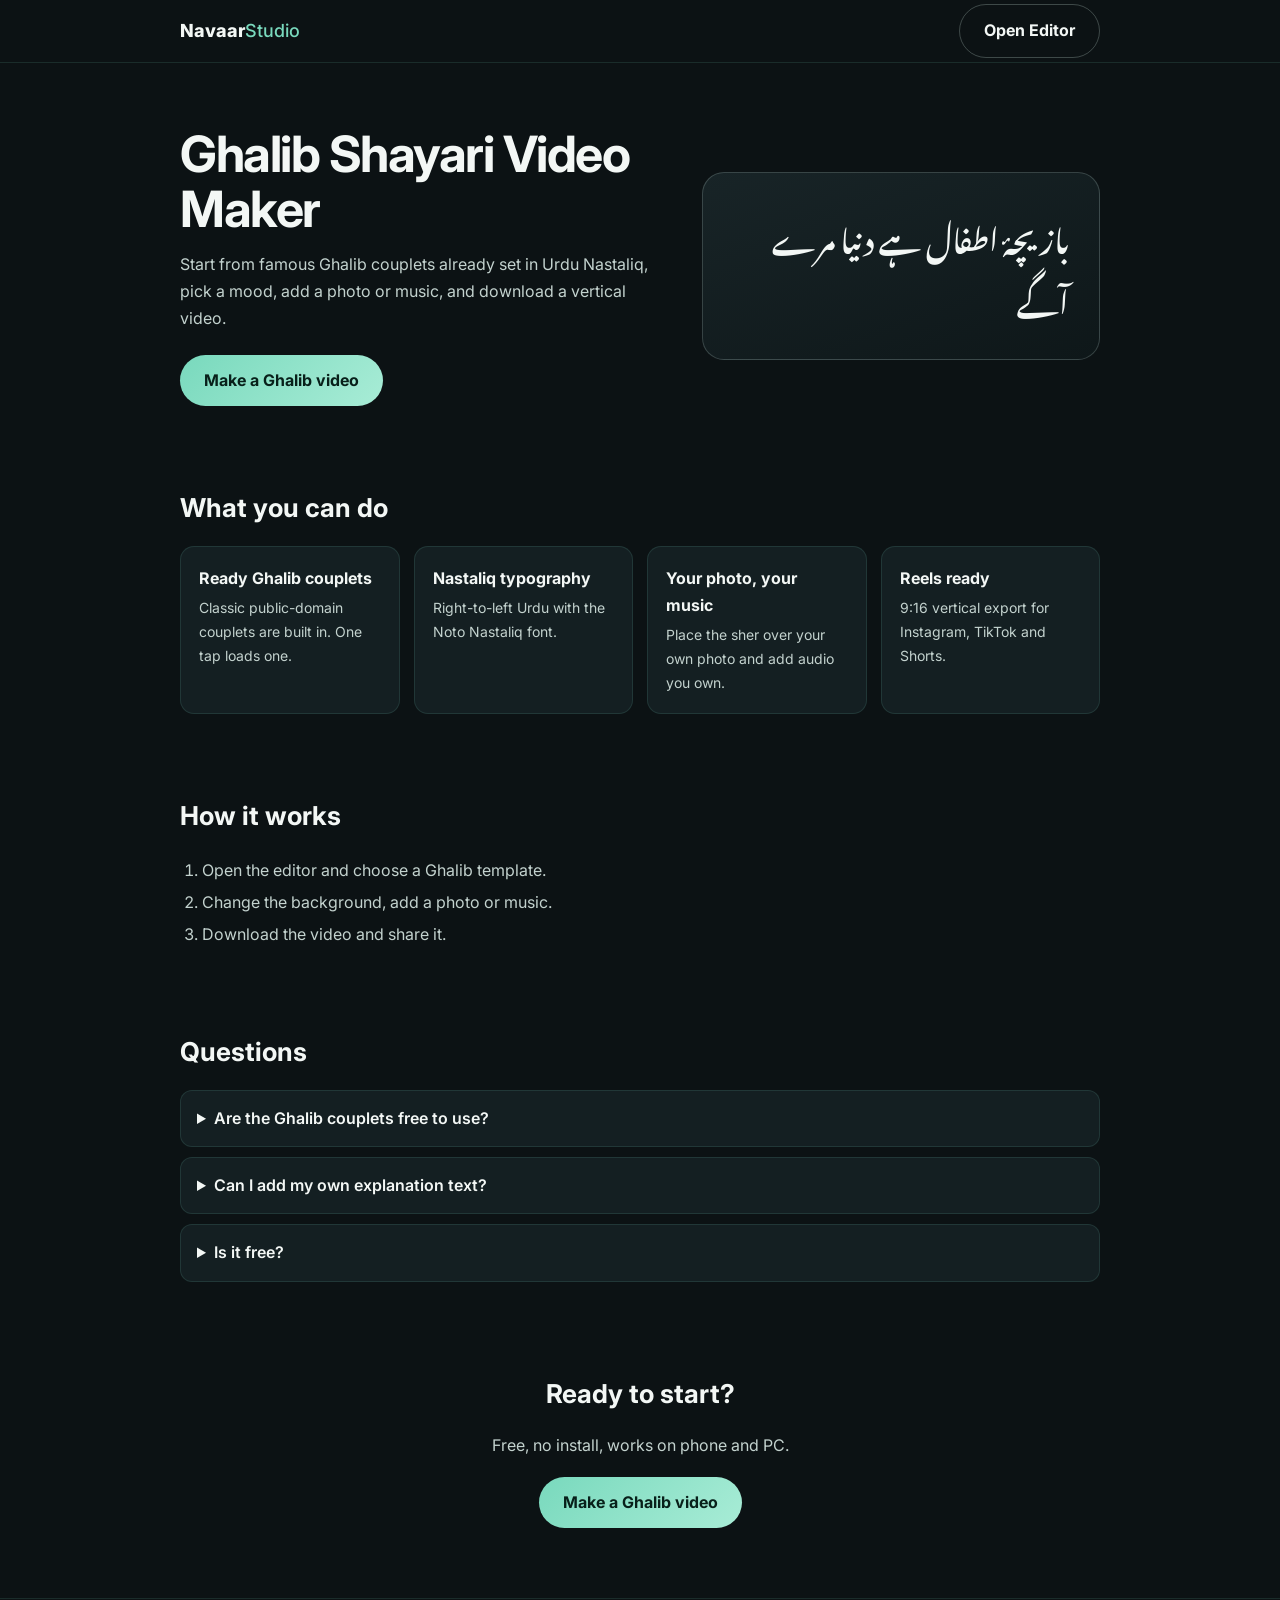
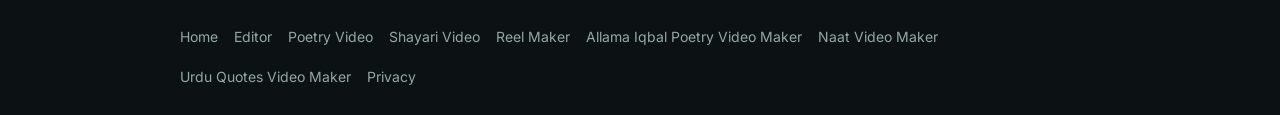
<file: ghalib-shayari-video.html>
<!DOCTYPE html>
<html lang="en"><head><meta charset="utf-8"><meta name="viewport" content="width=device-width,initial-scale=1">
<title>Ghalib Shayari Video Maker, Free Online | Navaar Studio</title>
<meta name="description" content="Make a Mirza Ghalib shayari video free. Ready Ghalib couplets in Urdu Nastaliq, cinematic backgrounds, music, vertical 9:16 download for Reels and Shorts.">
<meta name="robots" content="index, follow, max-image-preview:large">
<meta name="theme-color" content="#0c1214">
<link rel="canonical" href="https://nauman-ai-786.github.io/Navaar-studio/ghalib-shayari-video.html">
<link rel="icon" type="image/svg+xml" href="favicon.svg">
<meta property="og:type" content="website"><meta property="og:title" content="Ghalib Shayari Video Maker, Free Online | Navaar Studio"><meta property="og:description" content="Make a Mirza Ghalib shayari video free. Ready Ghalib couplets in Urdu Nastaliq, cinematic backgrounds, music, vertical 9:16 download for Reels and Shorts."><meta property="og:url" content="https://nauman-ai-786.github.io/Navaar-studio/ghalib-shayari-video.html"><meta property="og:image" content="https://nauman-ai-786.github.io/Navaar-studio/og-image.png"><meta name="twitter:card" content="summary_large_image">
<link href="https://fonts.googleapis.com/css2?family=Inter:wght@400;600;800&family=Noto+Nastaliq+Urdu:wght@600&display=swap" rel="stylesheet">
<script type="application/ld+json">{"@context": "https://schema.org", "@graph": [{"@type": "WebApplication", "name": "Navaar Studio - Ghalib Shayari Video Maker", "url": "https://nauman-ai-786.github.io/Navaar-studio/ghalib-shayari-video.html", "applicationCategory": "MultimediaApplication", "operatingSystem": "Any", "offers": {"@type": "Offer", "price": "0", "priceCurrency": "USD"}}, {"@type": "FAQPage", "mainEntity": [{"@type": "Question", "name": "Are the Ghalib couplets free to use?", "acceptedAnswer": {"@type": "Answer", "text": "Yes. Ghalib's classic couplets are public domain, so you can use them freely."}}, {"@type": "Question", "name": "Can I add my own explanation text?", "acceptedAnswer": {"@type": "Answer", "text": "Yes. Add a second text layer for meaning or translation."}}, {"@type": "Question", "name": "Is it free?", "acceptedAnswer": {"@type": "Answer", "text": "Yes. Free videos have a small Navaar Studio watermark."}}]}]}</script>
<style>*{box-sizing:border-box;margin:0;padding:0}body{background:#0c1214;color:#f3f7f5;font:16px/1.7 Inter,'Segoe UI',Arial,sans-serif}a{color:inherit;text-decoration:none}.w{max-width:960px;margin:0 auto;padding:0 20px}header{border-bottom:1px solid rgba(121,217,189,.13)}header .w{display:flex;justify-content:space-between;align-items:center;height:62px}.lg{font-weight:800;font-size:18px}.lg i{font-style:normal;color:#79d9bd;font-weight:500}.b{display:inline-block;padding:12px 24px;border-radius:999px;font-weight:700;background:linear-gradient(135deg,#79d9bd,#a8ecd6);color:#08201a}.o{background:none;border:1px solid rgba(210,235,228,.25);color:#f3f7f5}.hero{padding:64px 0 40px;display:grid;grid-template-columns:1.1fr .9fr;gap:36px;align-items:center}h1{font-size:clamp(32px,6vw,50px);line-height:1.1;letter-spacing:-.03em;margin-bottom:14px}h2{font-size:26px;margin:0 0 16px}p{color:#c3d2ce}.pv{background:linear-gradient(160deg,#182427,#0e1719);border:1px solid rgba(210,235,228,.2);border-radius:22px;padding:30px;text-align:right;direction:rtl;font:600 30px/2.1 'Noto Nastaliq Urdu',serif}sec{display:block}section{padding:40px 0}.g{display:grid;grid-template-columns:repeat(auto-fit,minmax(210px,1fr));gap:14px}.c{background:#141f22;border:1px solid rgba(121,217,189,.13);border-radius:14px;padding:18px}.c h3{font-size:16px;margin-bottom:4px}.c p{font-size:14px}ol{padding-left:22px;color:#c3d2ce;line-height:2}details{background:#141f22;border:1px solid rgba(121,217,189,.13);border-radius:12px;padding:14px 16px;margin-bottom:10px}summary{cursor:pointer;font-weight:600}details p{margin-top:8px;font-size:14.5px}.l{display:flex;gap:16px;flex-wrap:wrap;font-size:14px;color:#93a8a2}footer{border-top:1px solid rgba(121,217,189,.13);padding:26px 0;margin-top:30px;font-size:13.5px;color:#93a8a2}@media(max-width:760px){.hero{grid-template-columns:1fr;padding-top:36px}}</style></head><body>
<header><div class="w"><a class="lg" href="index.html">Navaar<i>Studio</i></a><a class="b o" href="editor.html?poem=0">Open Editor</a></div></header>
<main class="w">
<div class="hero"><div><h1>Ghalib Shayari Video Maker</h1><p style="margin-bottom:22px">Start from famous Ghalib couplets already set in Urdu Nastaliq, pick a mood, add a photo or music, and download a vertical video.</p><a class="b" href="editor.html?poem=0">Make a Ghalib video</a></div><div class="pv" aria-hidden="true">بازیچۂ اطفال ہے دنیا مرے آگے</div></div>
<section><h2>What you can do</h2><div class="g"><div class="c"><h3>Ready Ghalib couplets</h3><p>Classic public-domain couplets are built in. One tap loads one.</p></div><div class="c"><h3>Nastaliq typography</h3><p>Right-to-left Urdu with the Noto Nastaliq font.</p></div><div class="c"><h3>Your photo, your music</h3><p>Place the sher over your own photo and add audio you own.</p></div><div class="c"><h3>Reels ready</h3><p>9:16 vertical export for Instagram, TikTok and Shorts.</p></div></div></section>
<section><h2>How it works</h2><ol><li>Open the editor and choose a Ghalib template.</li><li>Change the background, add a photo or music.</li><li>Download the video and share it.</li></ol></section>
<section><h2>Questions</h2><details><summary>Are the Ghalib couplets free to use?</summary><p>Yes. Ghalib's classic couplets are public domain, so you can use them freely.</p></details><details><summary>Can I add my own explanation text?</summary><p>Yes. Add a second text layer for meaning or translation.</p></details><details><summary>Is it free?</summary><p>Yes. Free videos have a small Navaar Studio watermark.</p></details></section>
<section style="text-align:center"><h2>Ready to start?</h2><p style="margin-bottom:18px">Free, no install, works on phone and PC.</p><a class="b" href="editor.html?poem=0">Make a Ghalib video</a></section>
</main>
<footer><div class="w l"><a href="index.html">Home</a><a href="editor.html">Editor</a><a href="poetry-video.html">Poetry Video</a><a href="shayari-video.html">Shayari Video</a><a href="urdu-reel-maker.html">Reel Maker</a><a href="iqbal-poetry-video.html">Allama Iqbal Poetry Video Maker</a><a href="naat-video-maker.html">Naat Video Maker</a><a href="urdu-quotes-video.html">Urdu Quotes Video Maker</a><a href="privacy.html">Privacy</a></div></footer>
<script src="pwa.js" defer></script></body></html>
</file>
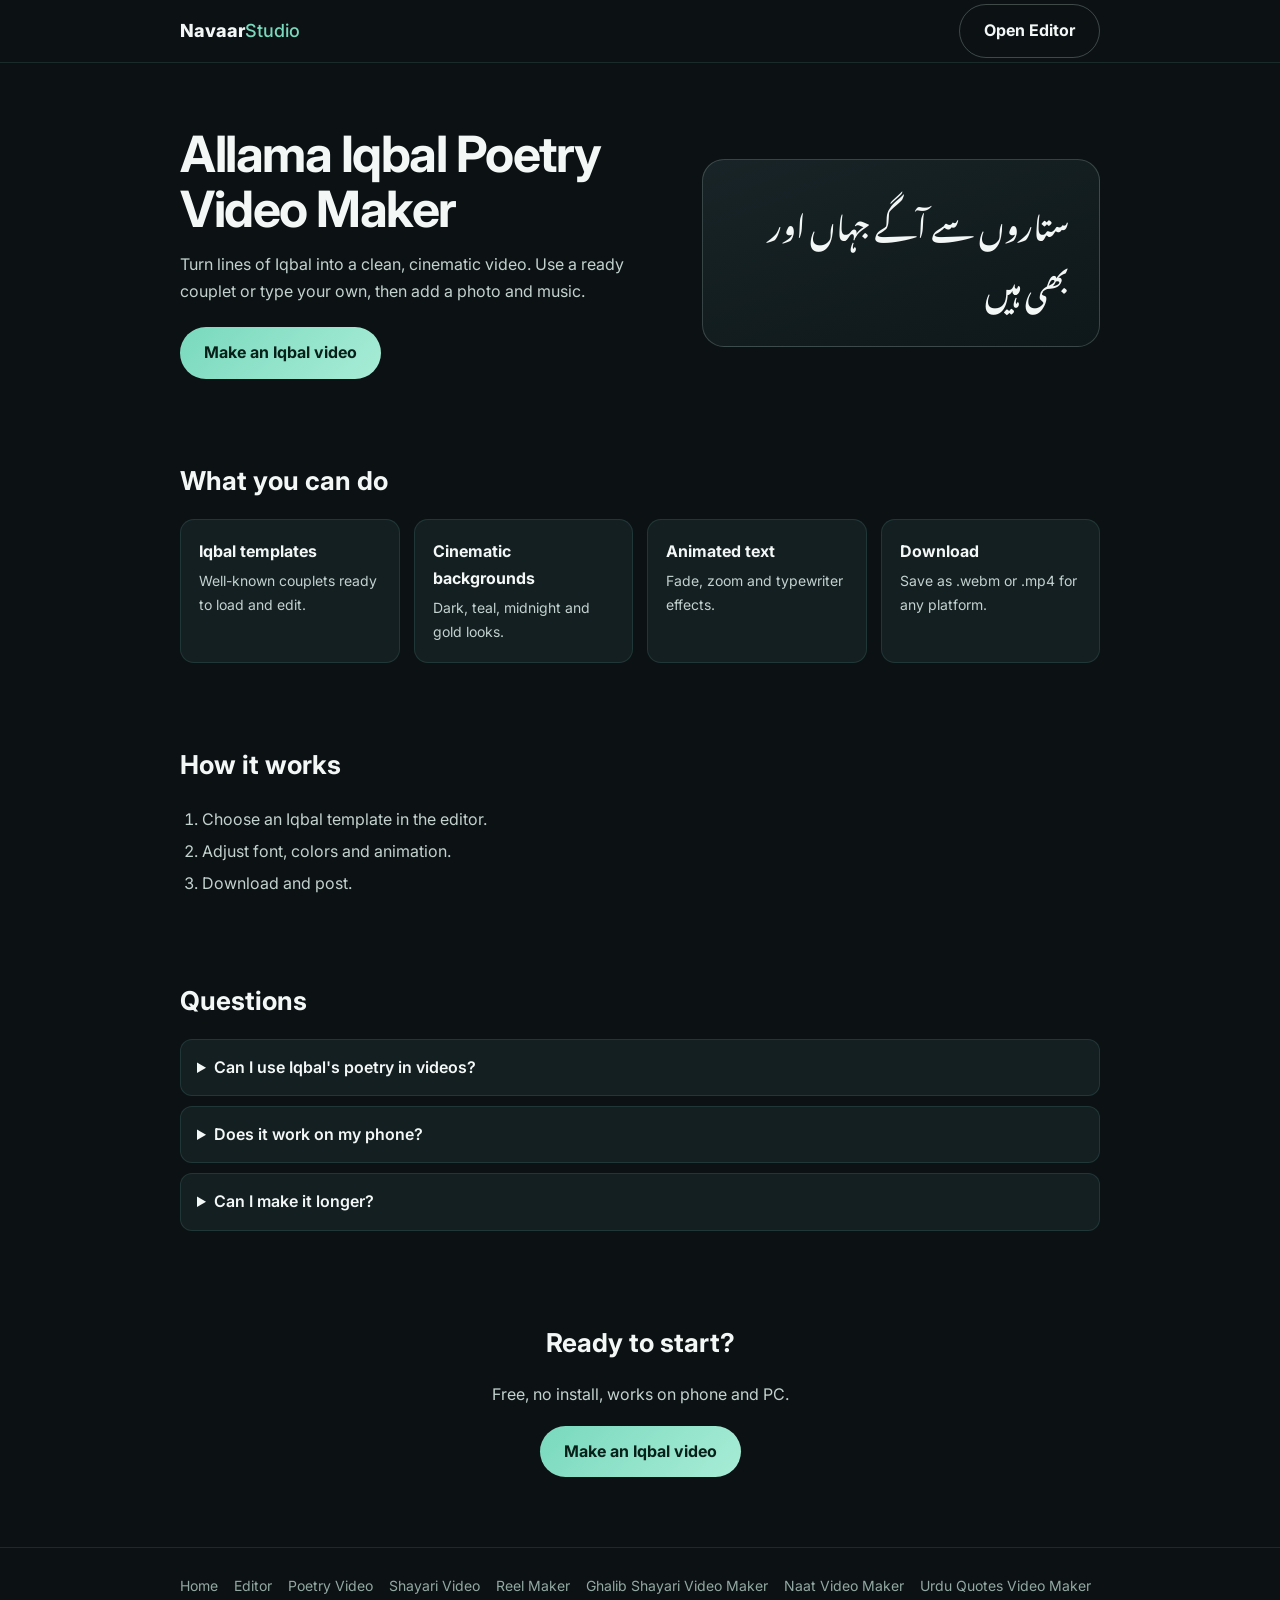
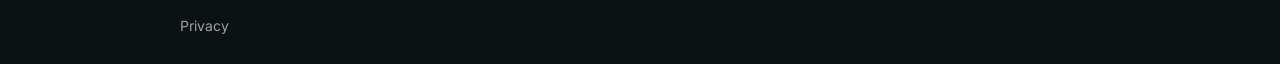
<file: iqbal-poetry-video.html>
<!DOCTYPE html>
<html lang="en"><head><meta charset="utf-8"><meta name="viewport" content="width=device-width,initial-scale=1">
<title>Allama Iqbal Poetry Video Maker | Navaar Studio</title>
<meta name="description" content="Create Allama Iqbal poetry videos online for free. Iqbal couplets in Urdu Nastaliq, templates, photos and music. Download vertical video for social media.">
<meta name="robots" content="index, follow, max-image-preview:large">
<meta name="theme-color" content="#0c1214">
<link rel="canonical" href="https://nauman-ai-786.github.io/Navaar-studio/iqbal-poetry-video.html">
<link rel="icon" type="image/svg+xml" href="favicon.svg">
<meta property="og:type" content="website"><meta property="og:title" content="Allama Iqbal Poetry Video Maker | Navaar Studio"><meta property="og:description" content="Create Allama Iqbal poetry videos online for free. Iqbal couplets in Urdu Nastaliq, templates, photos and music. Download vertical video for social media."><meta property="og:url" content="https://nauman-ai-786.github.io/Navaar-studio/iqbal-poetry-video.html"><meta property="og:image" content="https://nauman-ai-786.github.io/Navaar-studio/og-image.png"><meta name="twitter:card" content="summary_large_image">
<link href="https://fonts.googleapis.com/css2?family=Inter:wght@400;600;800&family=Noto+Nastaliq+Urdu:wght@600&display=swap" rel="stylesheet">
<script type="application/ld+json">{"@context": "https://schema.org", "@graph": [{"@type": "WebApplication", "name": "Navaar Studio - Allama Iqbal Poetry Video Maker", "url": "https://nauman-ai-786.github.io/Navaar-studio/iqbal-poetry-video.html", "applicationCategory": "MultimediaApplication", "operatingSystem": "Any", "offers": {"@type": "Offer", "price": "0", "priceCurrency": "USD"}}, {"@type": "FAQPage", "mainEntity": [{"@type": "Question", "name": "Can I use Iqbal's poetry in videos?", "acceptedAnswer": {"@type": "Answer", "text": "His classic couplets are public domain. Check the rights of any music you add."}}, {"@type": "Question", "name": "Does it work on my phone?", "acceptedAnswer": {"@type": "Answer", "text": "Yes. Install Navaar Studio from Chrome and edit anywhere."}}, {"@type": "Question", "name": "Can I make it longer?", "acceptedAnswer": {"@type": "Answer", "text": "Yes. Set the length up to 120 seconds on the timeline."}}]}]}</script>
<style>*{box-sizing:border-box;margin:0;padding:0}body{background:#0c1214;color:#f3f7f5;font:16px/1.7 Inter,'Segoe UI',Arial,sans-serif}a{color:inherit;text-decoration:none}.w{max-width:960px;margin:0 auto;padding:0 20px}header{border-bottom:1px solid rgba(121,217,189,.13)}header .w{display:flex;justify-content:space-between;align-items:center;height:62px}.lg{font-weight:800;font-size:18px}.lg i{font-style:normal;color:#79d9bd;font-weight:500}.b{display:inline-block;padding:12px 24px;border-radius:999px;font-weight:700;background:linear-gradient(135deg,#79d9bd,#a8ecd6);color:#08201a}.o{background:none;border:1px solid rgba(210,235,228,.25);color:#f3f7f5}.hero{padding:64px 0 40px;display:grid;grid-template-columns:1.1fr .9fr;gap:36px;align-items:center}h1{font-size:clamp(32px,6vw,50px);line-height:1.1;letter-spacing:-.03em;margin-bottom:14px}h2{font-size:26px;margin:0 0 16px}p{color:#c3d2ce}.pv{background:linear-gradient(160deg,#182427,#0e1719);border:1px solid rgba(210,235,228,.2);border-radius:22px;padding:30px;text-align:right;direction:rtl;font:600 30px/2.1 'Noto Nastaliq Urdu',serif}sec{display:block}section{padding:40px 0}.g{display:grid;grid-template-columns:repeat(auto-fit,minmax(210px,1fr));gap:14px}.c{background:#141f22;border:1px solid rgba(121,217,189,.13);border-radius:14px;padding:18px}.c h3{font-size:16px;margin-bottom:4px}.c p{font-size:14px}ol{padding-left:22px;color:#c3d2ce;line-height:2}details{background:#141f22;border:1px solid rgba(121,217,189,.13);border-radius:12px;padding:14px 16px;margin-bottom:10px}summary{cursor:pointer;font-weight:600}details p{margin-top:8px;font-size:14.5px}.l{display:flex;gap:16px;flex-wrap:wrap;font-size:14px;color:#93a8a2}footer{border-top:1px solid rgba(121,217,189,.13);padding:26px 0;margin-top:30px;font-size:13.5px;color:#93a8a2}@media(max-width:760px){.hero{grid-template-columns:1fr;padding-top:36px}}</style></head><body>
<header><div class="w"><a class="lg" href="index.html">Navaar<i>Studio</i></a><a class="b o" href="editor.html?poem=8">Open Editor</a></div></header>
<main class="w">
<div class="hero"><div><h1>Allama Iqbal Poetry Video Maker</h1><p style="margin-bottom:22px">Turn lines of Iqbal into a clean, cinematic video. Use a ready couplet or type your own, then add a photo and music.</p><a class="b" href="editor.html?poem=8">Make an Iqbal video</a></div><div class="pv" aria-hidden="true">ستاروں سے آگے جہاں اور بھی ہیں</div></div>
<section><h2>What you can do</h2><div class="g"><div class="c"><h3>Iqbal templates</h3><p>Well-known couplets ready to load and edit.</p></div><div class="c"><h3>Cinematic backgrounds</h3><p>Dark, teal, midnight and gold looks.</p></div><div class="c"><h3>Animated text</h3><p>Fade, zoom and typewriter effects.</p></div><div class="c"><h3>Download</h3><p>Save as .webm or .mp4 for any platform.</p></div></div></section>
<section><h2>How it works</h2><ol><li>Choose an Iqbal template in the editor.</li><li>Adjust font, colors and animation.</li><li>Download and post.</li></ol></section>
<section><h2>Questions</h2><details><summary>Can I use Iqbal's poetry in videos?</summary><p>His classic couplets are public domain. Check the rights of any music you add.</p></details><details><summary>Does it work on my phone?</summary><p>Yes. Install Navaar Studio from Chrome and edit anywhere.</p></details><details><summary>Can I make it longer?</summary><p>Yes. Set the length up to 120 seconds on the timeline.</p></details></section>
<section style="text-align:center"><h2>Ready to start?</h2><p style="margin-bottom:18px">Free, no install, works on phone and PC.</p><a class="b" href="editor.html?poem=8">Make an Iqbal video</a></section>
</main>
<footer><div class="w l"><a href="index.html">Home</a><a href="editor.html">Editor</a><a href="poetry-video.html">Poetry Video</a><a href="shayari-video.html">Shayari Video</a><a href="urdu-reel-maker.html">Reel Maker</a><a href="ghalib-shayari-video.html">Ghalib Shayari Video Maker</a><a href="naat-video-maker.html">Naat Video Maker</a><a href="urdu-quotes-video.html">Urdu Quotes Video Maker</a><a href="privacy.html">Privacy</a></div></footer>
<script src="pwa.js" defer></script></body></html>
</file>
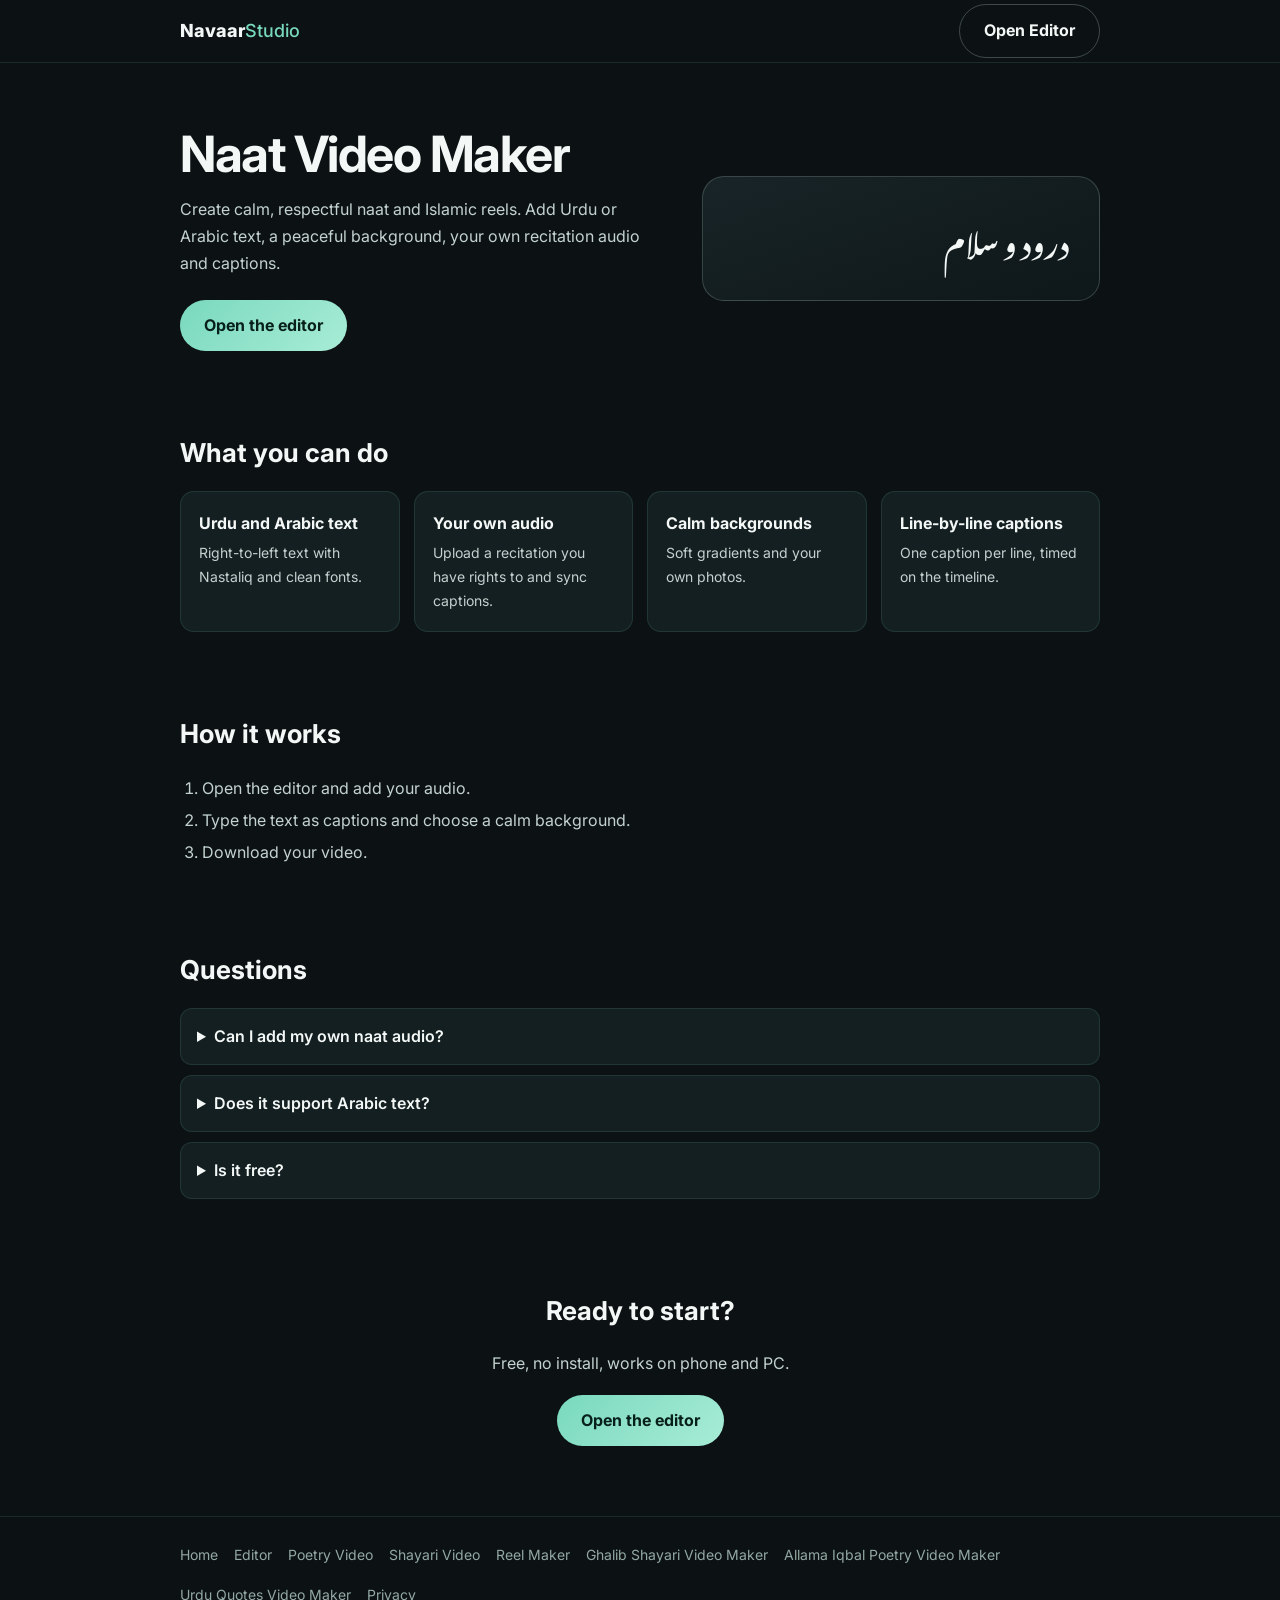
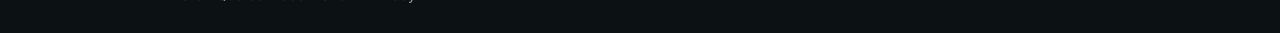
<file: naat-video-maker.html>
<!DOCTYPE html>
<html lang="en"><head><meta charset="utf-8"><meta name="viewport" content="width=device-width,initial-scale=1">
<title>Naat Video Maker, Free Online Editor | Navaar Studio</title>
<meta name="description" content="Make a naat or Islamic reel video online for free. Urdu and Arabic text, calm backgrounds, your own audio, captions. Download vertical video.">
<meta name="robots" content="index, follow, max-image-preview:large">
<meta name="theme-color" content="#0c1214">
<link rel="canonical" href="https://nauman-ai-786.github.io/Navaar-studio/naat-video-maker.html">
<link rel="icon" type="image/svg+xml" href="favicon.svg">
<meta property="og:type" content="website"><meta property="og:title" content="Naat Video Maker, Free Online Editor | Navaar Studio"><meta property="og:description" content="Make a naat or Islamic reel video online for free. Urdu and Arabic text, calm backgrounds, your own audio, captions. Download vertical video."><meta property="og:url" content="https://nauman-ai-786.github.io/Navaar-studio/naat-video-maker.html"><meta property="og:image" content="https://nauman-ai-786.github.io/Navaar-studio/og-image.png"><meta name="twitter:card" content="summary_large_image">
<link href="https://fonts.googleapis.com/css2?family=Inter:wght@400;600;800&family=Noto+Nastaliq+Urdu:wght@600&display=swap" rel="stylesheet">
<script type="application/ld+json">{"@context": "https://schema.org", "@graph": [{"@type": "WebApplication", "name": "Navaar Studio - Naat Video Maker", "url": "https://nauman-ai-786.github.io/Navaar-studio/naat-video-maker.html", "applicationCategory": "MultimediaApplication", "operatingSystem": "Any", "offers": {"@type": "Offer", "price": "0", "priceCurrency": "USD"}}, {"@type": "FAQPage", "mainEntity": [{"@type": "Question", "name": "Can I add my own naat audio?", "acceptedAnswer": {"@type": "Answer", "text": "Yes, upload audio you own or have permission to use."}}, {"@type": "Question", "name": "Does it support Arabic text?", "acceptedAnswer": {"@type": "Answer", "text": "Yes, Arabic and Urdu both display right to left."}}, {"@type": "Question", "name": "Is it free?", "acceptedAnswer": {"@type": "Answer", "text": "Yes, with a small watermark on free videos."}}]}]}</script>
<style>*{box-sizing:border-box;margin:0;padding:0}body{background:#0c1214;color:#f3f7f5;font:16px/1.7 Inter,'Segoe UI',Arial,sans-serif}a{color:inherit;text-decoration:none}.w{max-width:960px;margin:0 auto;padding:0 20px}header{border-bottom:1px solid rgba(121,217,189,.13)}header .w{display:flex;justify-content:space-between;align-items:center;height:62px}.lg{font-weight:800;font-size:18px}.lg i{font-style:normal;color:#79d9bd;font-weight:500}.b{display:inline-block;padding:12px 24px;border-radius:999px;font-weight:700;background:linear-gradient(135deg,#79d9bd,#a8ecd6);color:#08201a}.o{background:none;border:1px solid rgba(210,235,228,.25);color:#f3f7f5}.hero{padding:64px 0 40px;display:grid;grid-template-columns:1.1fr .9fr;gap:36px;align-items:center}h1{font-size:clamp(32px,6vw,50px);line-height:1.1;letter-spacing:-.03em;margin-bottom:14px}h2{font-size:26px;margin:0 0 16px}p{color:#c3d2ce}.pv{background:linear-gradient(160deg,#182427,#0e1719);border:1px solid rgba(210,235,228,.2);border-radius:22px;padding:30px;text-align:right;direction:rtl;font:600 30px/2.1 'Noto Nastaliq Urdu',serif}sec{display:block}section{padding:40px 0}.g{display:grid;grid-template-columns:repeat(auto-fit,minmax(210px,1fr));gap:14px}.c{background:#141f22;border:1px solid rgba(121,217,189,.13);border-radius:14px;padding:18px}.c h3{font-size:16px;margin-bottom:4px}.c p{font-size:14px}ol{padding-left:22px;color:#c3d2ce;line-height:2}details{background:#141f22;border:1px solid rgba(121,217,189,.13);border-radius:12px;padding:14px 16px;margin-bottom:10px}summary{cursor:pointer;font-weight:600}details p{margin-top:8px;font-size:14.5px}.l{display:flex;gap:16px;flex-wrap:wrap;font-size:14px;color:#93a8a2}footer{border-top:1px solid rgba(121,217,189,.13);padding:26px 0;margin-top:30px;font-size:13.5px;color:#93a8a2}@media(max-width:760px){.hero{grid-template-columns:1fr;padding-top:36px}}</style></head><body>
<header><div class="w"><a class="lg" href="index.html">Navaar<i>Studio</i></a><a class="b o" href="editor.html">Open Editor</a></div></header>
<main class="w">
<div class="hero"><div><h1>Naat Video Maker</h1><p style="margin-bottom:22px">Create calm, respectful naat and Islamic reels. Add Urdu or Arabic text, a peaceful background, your own recitation audio and captions.</p><a class="b" href="editor.html">Open the editor</a></div><div class="pv" aria-hidden="true">درود و سلام</div></div>
<section><h2>What you can do</h2><div class="g"><div class="c"><h3>Urdu and Arabic text</h3><p>Right-to-left text with Nastaliq and clean fonts.</p></div><div class="c"><h3>Your own audio</h3><p>Upload a recitation you have rights to and sync captions.</p></div><div class="c"><h3>Calm backgrounds</h3><p>Soft gradients and your own photos.</p></div><div class="c"><h3>Line-by-line captions</h3><p>One caption per line, timed on the timeline.</p></div></div></section>
<section><h2>How it works</h2><ol><li>Open the editor and add your audio.</li><li>Type the text as captions and choose a calm background.</li><li>Download your video.</li></ol></section>
<section><h2>Questions</h2><details><summary>Can I add my own naat audio?</summary><p>Yes, upload audio you own or have permission to use.</p></details><details><summary>Does it support Arabic text?</summary><p>Yes, Arabic and Urdu both display right to left.</p></details><details><summary>Is it free?</summary><p>Yes, with a small watermark on free videos.</p></details></section>
<section style="text-align:center"><h2>Ready to start?</h2><p style="margin-bottom:18px">Free, no install, works on phone and PC.</p><a class="b" href="editor.html">Open the editor</a></section>
</main>
<footer><div class="w l"><a href="index.html">Home</a><a href="editor.html">Editor</a><a href="poetry-video.html">Poetry Video</a><a href="shayari-video.html">Shayari Video</a><a href="urdu-reel-maker.html">Reel Maker</a><a href="ghalib-shayari-video.html">Ghalib Shayari Video Maker</a><a href="iqbal-poetry-video.html">Allama Iqbal Poetry Video Maker</a><a href="urdu-quotes-video.html">Urdu Quotes Video Maker</a><a href="privacy.html">Privacy</a></div></footer>
<script src="pwa.js" defer></script></body></html>
</file>
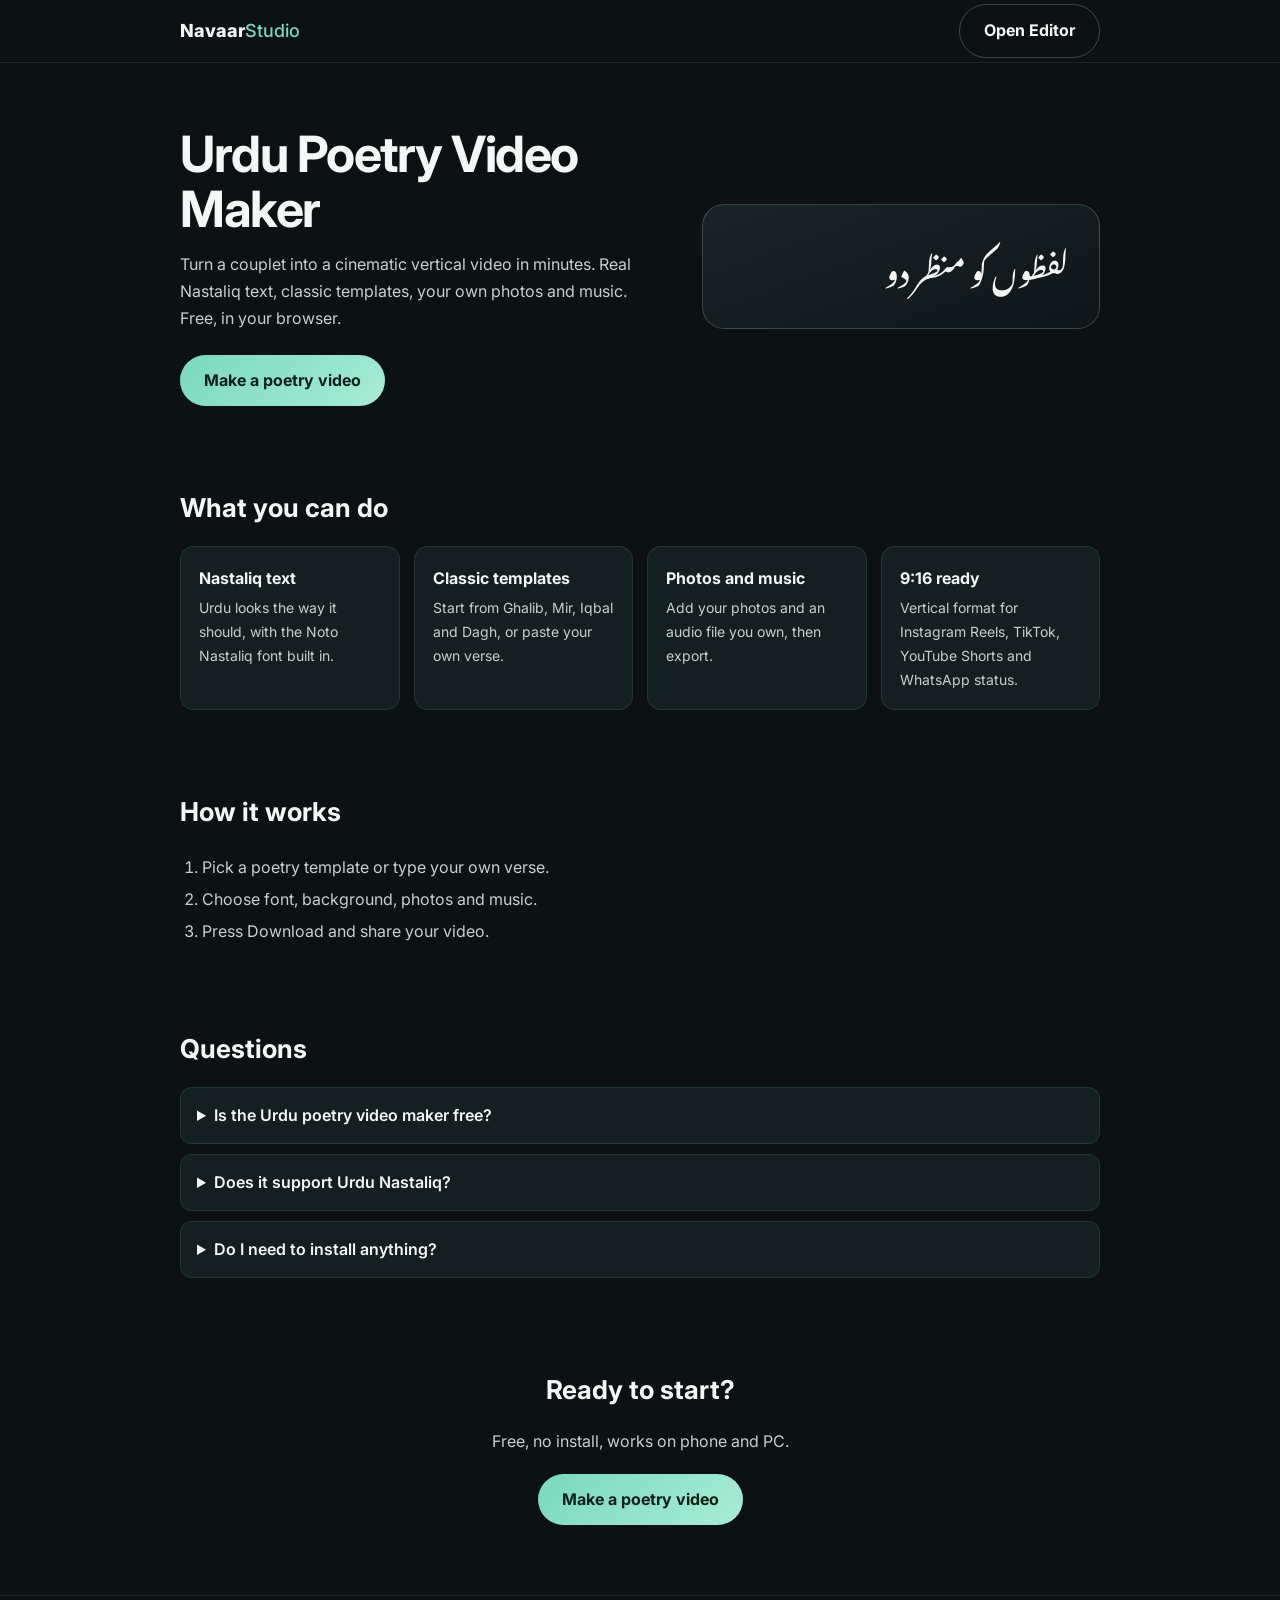
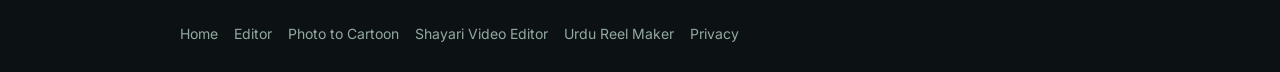
<file: poetry-video.html>
<!DOCTYPE html>
<html lang="en"><head><meta charset="utf-8"><meta name="viewport" content="width=device-width,initial-scale=1">
<title>Urdu Poetry Video Maker, Free Online | Navaar Studio</title>
<meta name="description" content="Make an Urdu poetry video free in your browser. Nastaliq text, classic Ghalib and Iqbal templates, music, 9:16 reels. No install. Download as video.">
<meta name="robots" content="index, follow, max-image-preview:large">
<meta name="theme-color" content="#0c1214">
<link rel="canonical" href="https://nauman-ai-786.github.io/Navaar-studio/poetry-video.html">
<link rel="icon" type="image/svg+xml" href="favicon.svg">
<meta property="og:type" content="website"><meta property="og:title" content="Urdu Poetry Video Maker, Free Online | Navaar Studio"><meta property="og:description" content="Make an Urdu poetry video free in your browser. Nastaliq text, classic Ghalib and Iqbal templates, music, 9:16 reels. No install. Download as video."><meta property="og:url" content="https://nauman-ai-786.github.io/Navaar-studio/poetry-video.html"><meta property="og:image" content="https://nauman-ai-786.github.io/Navaar-studio/og-image.png"><meta name="twitter:card" content="summary_large_image">
<link href="https://fonts.googleapis.com/css2?family=Inter:wght@400;600;800&family=Noto+Nastaliq+Urdu:wght@600&display=swap" rel="stylesheet">
<script type="application/ld+json">{"@context": "https://schema.org", "@graph": [{"@type": "WebApplication", "name": "Navaar Studio - Urdu Poetry Video Maker", "url": "https://nauman-ai-786.github.io/Navaar-studio/poetry-video.html", "applicationCategory": "MultimediaApplication", "operatingSystem": "Any", "offers": {"@type": "Offer", "price": "0", "priceCurrency": "USD"}}, {"@type": "FAQPage", "mainEntity": [{"@type": "Question", "name": "Is the Urdu poetry video maker free?", "acceptedAnswer": {"@type": "Answer", "text": "Yes. You can edit and download videos for free. Free videos carry a small Navaar Studio watermark."}}, {"@type": "Question", "name": "Does it support Urdu Nastaliq?", "acceptedAnswer": {"@type": "Answer", "text": "Yes. Urdu text uses the Noto Nastaliq font and right-to-left layout."}}, {"@type": "Question", "name": "Do I need to install anything?", "acceptedAnswer": {"@type": "Answer", "text": "No. It runs in your browser, and you can also install it on your phone like an app."}}]}]}</script>
<style>*{box-sizing:border-box;margin:0;padding:0}body{background:#0c1214;color:#f3f7f5;font:16px/1.7 Inter,'Segoe UI',Arial,sans-serif}a{color:inherit;text-decoration:none}.w{max-width:960px;margin:0 auto;padding:0 20px}header{border-bottom:1px solid rgba(121,217,189,.13)}header .w{display:flex;justify-content:space-between;align-items:center;height:62px}.lg{font-weight:800;font-size:18px}.lg i{font-style:normal;color:#79d9bd;font-weight:500}.b{display:inline-block;padding:12px 24px;border-radius:999px;font-weight:700;background:linear-gradient(135deg,#79d9bd,#a8ecd6);color:#08201a}.o{background:none;border:1px solid rgba(210,235,228,.25);color:#f3f7f5}.hero{padding:64px 0 40px;display:grid;grid-template-columns:1.1fr .9fr;gap:36px;align-items:center}h1{font-size:clamp(32px,6vw,50px);line-height:1.1;letter-spacing:-.03em;margin-bottom:14px}h2{font-size:26px;margin:0 0 16px}p{color:#c3d2ce}.pv{background:linear-gradient(160deg,#182427,#0e1719);border:1px solid rgba(210,235,228,.2);border-radius:22px;padding:30px;text-align:right;direction:rtl;font:600 30px/2.1 'Noto Nastaliq Urdu',serif}sec{display:block}section{padding:40px 0}.g{display:grid;grid-template-columns:repeat(auto-fit,minmax(210px,1fr));gap:14px}.c{background:#141f22;border:1px solid rgba(121,217,189,.13);border-radius:14px;padding:18px}.c h3{font-size:16px;margin-bottom:4px}.c p{font-size:14px}ol{padding-left:22px;color:#c3d2ce;line-height:2}details{background:#141f22;border:1px solid rgba(121,217,189,.13);border-radius:12px;padding:14px 16px;margin-bottom:10px}summary{cursor:pointer;font-weight:600}details p{margin-top:8px;font-size:14.5px}.l{display:flex;gap:16px;flex-wrap:wrap;font-size:14px;color:#93a8a2}footer{border-top:1px solid rgba(121,217,189,.13);padding:26px 0;margin-top:30px;font-size:13.5px;color:#93a8a2}@media(max-width:760px){.hero{grid-template-columns:1fr;padding-top:36px}}</style></head><body>
<header><div class="w"><a class="lg" href="index.html">Navaar<i>Studio</i></a><a class="b o" href="editor.html?poem=0">Open Editor</a></div></header>
<main class="w">
<div class="hero"><div><h1>Urdu Poetry Video Maker</h1><p style="margin-bottom:22px">Turn a couplet into a cinematic vertical video in minutes. Real Nastaliq text, classic templates, your own photos and music. Free, in your browser.</p><a class="b" href="editor.html?poem=0">Make a poetry video</a></div><div class="pv" aria-hidden="true">لفظوں کو منظر دو</div></div>
<section><h2>What you can do</h2><div class="g"><div class="c"><h3>Nastaliq text</h3><p>Urdu looks the way it should, with the Noto Nastaliq font built in.</p></div><div class="c"><h3>Classic templates</h3><p>Start from Ghalib, Mir, Iqbal and Dagh, or paste your own verse.</p></div><div class="c"><h3>Photos and music</h3><p>Add your photos and an audio file you own, then export.</p></div><div class="c"><h3>9:16 ready</h3><p>Vertical format for Instagram Reels, TikTok, YouTube Shorts and WhatsApp status.</p></div></div></section>
<section><h2>How it works</h2><ol><li>Pick a poetry template or type your own verse.</li><li>Choose font, background, photos and music.</li><li>Press Download and share your video.</li></ol></section>
<section><h2>Questions</h2><details><summary>Is the Urdu poetry video maker free?</summary><p>Yes. You can edit and download videos for free. Free videos carry a small Navaar Studio watermark.</p></details><details><summary>Does it support Urdu Nastaliq?</summary><p>Yes. Urdu text uses the Noto Nastaliq font and right-to-left layout.</p></details><details><summary>Do I need to install anything?</summary><p>No. It runs in your browser, and you can also install it on your phone like an app.</p></details></section>
<section style="text-align:center"><h2>Ready to start?</h2><p style="margin-bottom:18px">Free, no install, works on phone and PC.</p><a class="b" href="editor.html?poem=0">Make a poetry video</a></section>
</main>
<footer><div class="w l"><a href="index.html">Home</a><a href="editor.html">Editor</a><a href="cartoon.html">Photo to Cartoon</a><a href="shayari-video.html">Shayari Video Editor</a><a href="urdu-reel-maker.html">Urdu Reel Maker</a><a href="privacy.html">Privacy</a></div></footer>
<script src="pwa.js" defer></script></body></html>
</file>
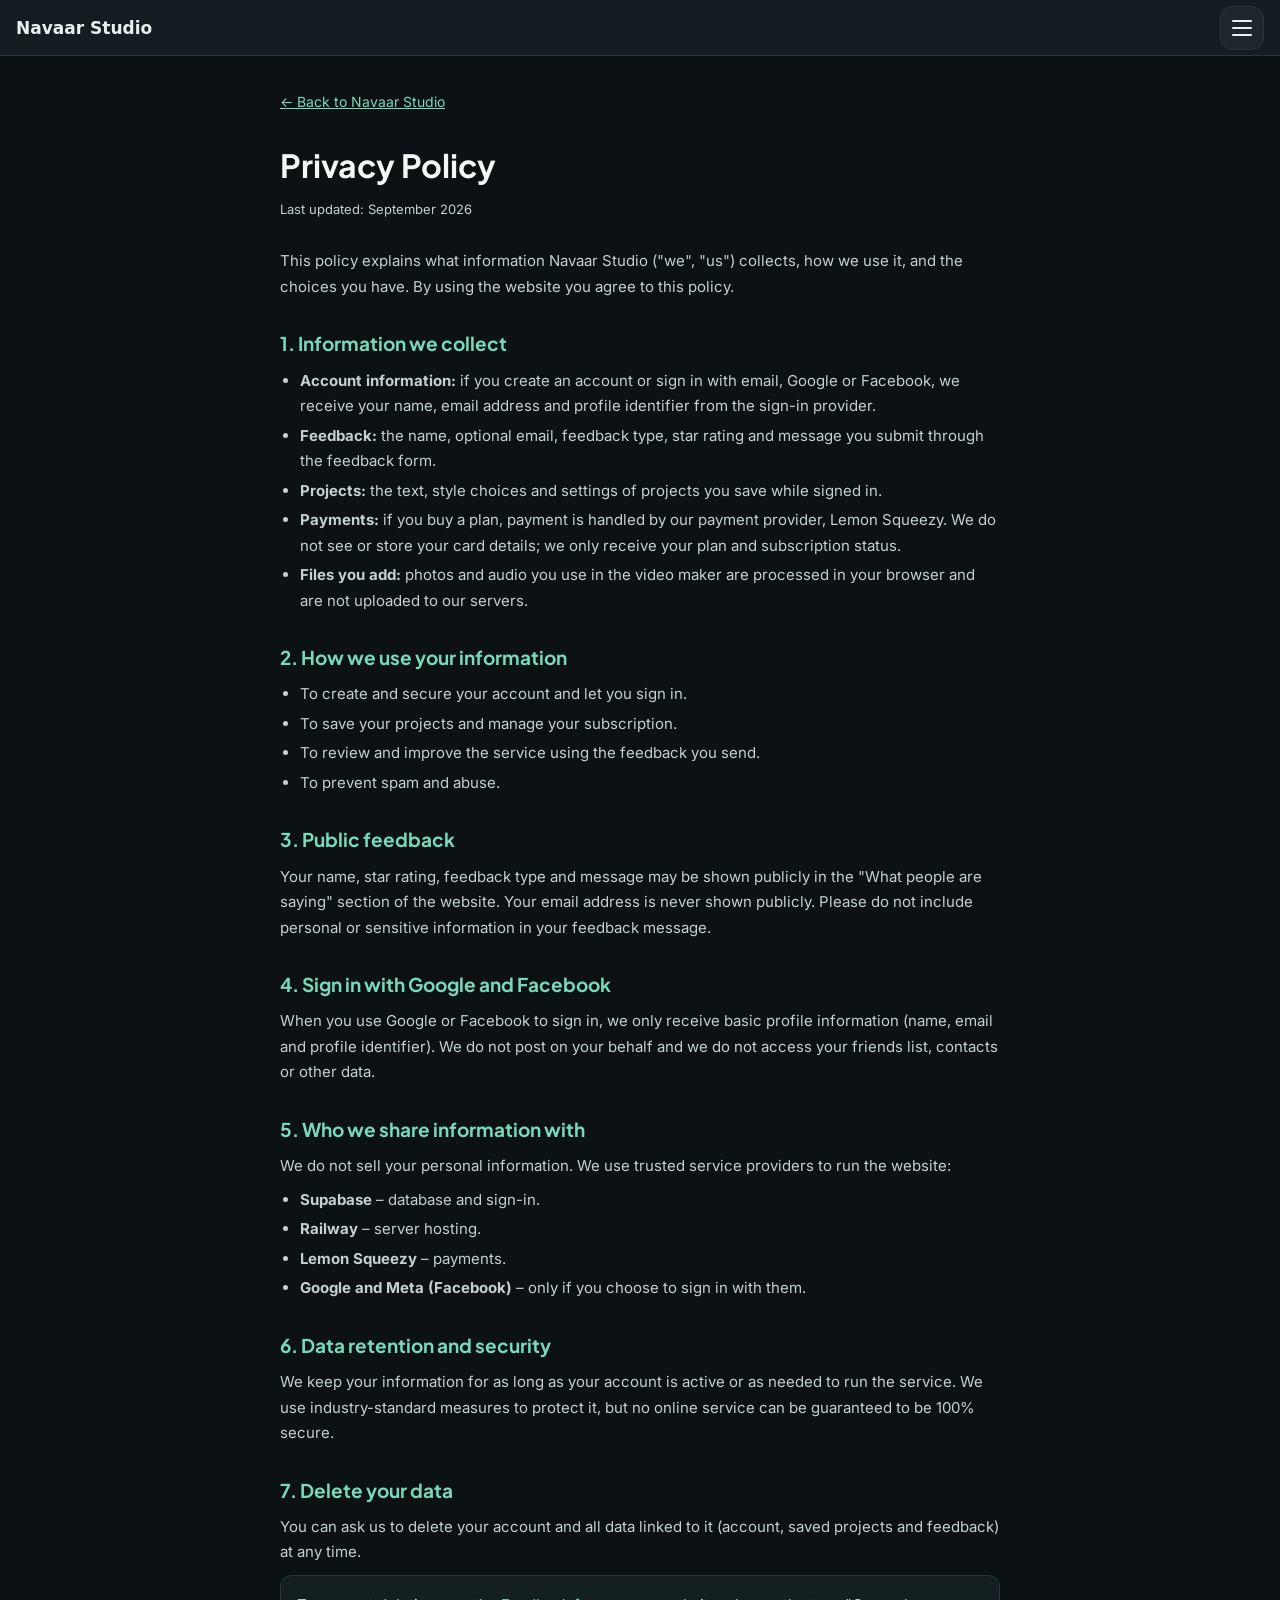
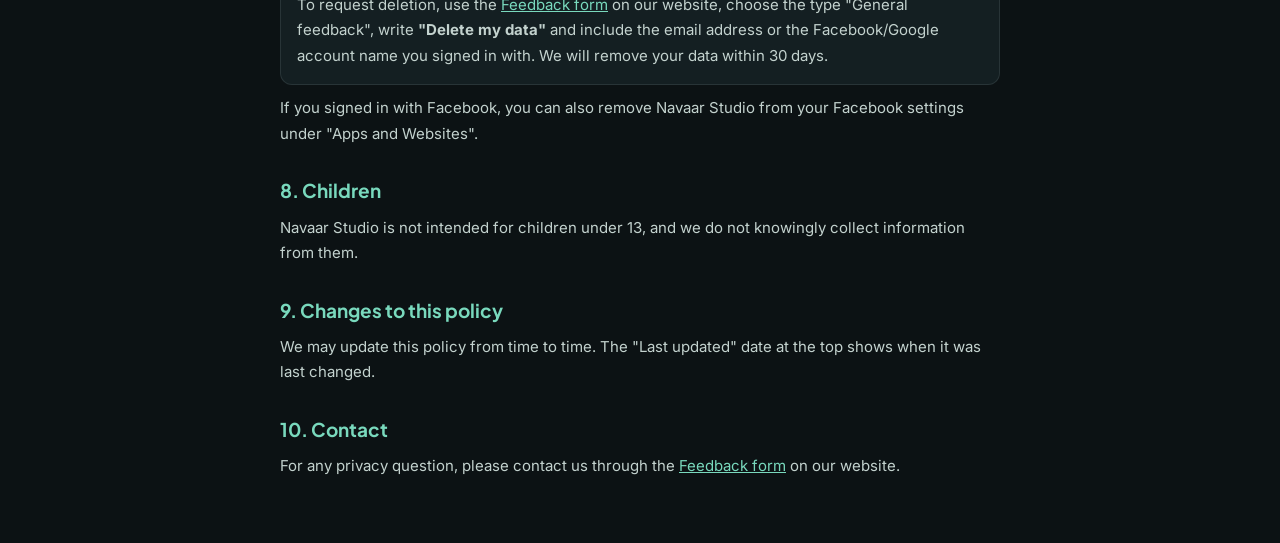
<file: privacy.html>
<!DOCTYPE html>
<html lang="en">
<head>
<meta charset="UTF-8">
<meta name="viewport" content="width=device-width, initial-scale=1">
<title>Privacy Policy – Navaar Studio</title>
<meta name="description" content="How Navaar Studio collects, uses and protects your information, and how to request deletion of your data.">
<link rel="canonical" href="https://nauman-ai-786.github.io/Navaar-studio/privacy.html">
<link rel="icon" type="image/svg+xml" href="favicon.svg">
<meta name="theme-color" content="#0c1214">
<link href="https://fonts.googleapis.com/css2?family=Inter:wght@400;500;600&family=Plus+Jakarta+Sans:wght@700;800&display=swap" rel="stylesheet">
<style>
  :root{--bg:#0c1214;--card:#141f22;--border:rgba(210,235,228,.10);--text:#f3f7f5;--muted-2:#c3d2ce;--accent:#79d9bd;}
  *{box-sizing:border-box;margin:0;padding:0;}
  body{background:var(--bg);color:var(--text);font-family:'Inter','Segoe UI',-apple-system,Arial,sans-serif;line-height:1.7;font-size:16px;}
  .wrap{max-width:760px;margin:0 auto;padding:32px 20px 64px;}
  a{color:var(--accent);}
  .back{display:inline-block;margin-bottom:24px;font-size:14px;}
  h1,h2{font-family:'Plus Jakarta Sans','Inter',sans-serif;}
  h1{font-size:32px;margin-bottom:6px;}
  .date{color:var(--muted-2);font-size:13px;margin-bottom:28px;}
  h2{font-size:19px;margin:28px 0 8px;color:var(--accent);}
  p,li{color:var(--muted-2);font-size:15px;}
  ul{margin:8px 0 8px 20px;}
  li{margin-bottom:4px;}
  .box{background:var(--card);border:1px solid var(--border);border-radius:12px;padding:16px;margin-top:10px;}
</style>
</head>
<body>
<div class="wrap">
  <a class="back" href="index.html">← Back to Navaar Studio</a>
  <h1>Privacy Policy</h1>
  <div class="date">Last updated: September 2026</div>

  <p>This policy explains what information Navaar Studio ("we", "us") collects, how we use it, and the choices you have. By using the website you agree to this policy.</p>

  <h2>1. Information we collect</h2>
  <ul>
    <li><b>Account information:</b> if you create an account or sign in with email, Google or Facebook, we receive your name, email address and profile identifier from the sign-in provider.</li>
    <li><b>Feedback:</b> the name, optional email, feedback type, star rating and message you submit through the feedback form.</li>
    <li><b>Projects:</b> the text, style choices and settings of projects you save while signed in.</li>
    <li><b>Payments:</b> if you buy a plan, payment is handled by our payment provider, Lemon Squeezy. We do not see or store your card details; we only receive your plan and subscription status.</li>
    <li><b>Files you add:</b> photos and audio you use in the video maker are processed in your browser and are not uploaded to our servers.</li>
  </ul>

  <h2>2. How we use your information</h2>
  <ul>
    <li>To create and secure your account and let you sign in.</li>
    <li>To save your projects and manage your subscription.</li>
    <li>To review and improve the service using the feedback you send.</li>
    <li>To prevent spam and abuse.</li>
  </ul>

  <h2>3. Public feedback</h2>
  <p>Your name, star rating, feedback type and message may be shown publicly in the "What people are saying" section of the website. Your email address is never shown publicly. Please do not include personal or sensitive information in your feedback message.</p>

  <h2>4. Sign in with Google and Facebook</h2>
  <p>When you use Google or Facebook to sign in, we only receive basic profile information (name, email and profile identifier). We do not post on your behalf and we do not access your friends list, contacts or other data.</p>

  <h2>5. Who we share information with</h2>
  <p>We do not sell your personal information. We use trusted service providers to run the website:</p>
  <ul>
    <li><b>Supabase</b> – database and sign-in.</li>
    <li><b>Railway</b> – server hosting.</li>
    <li><b>Lemon Squeezy</b> – payments.</li>
    <li><b>Google and Meta (Facebook)</b> – only if you choose to sign in with them.</li>
  </ul>

  <h2>6. Data retention and security</h2>
  <p>We keep your information for as long as your account is active or as needed to run the service. We use industry-standard measures to protect it, but no online service can be guaranteed to be 100% secure.</p>

  <h2 id="data-deletion">7. Delete your data</h2>
  <p>You can ask us to delete your account and all data linked to it (account, saved projects and feedback) at any time.</p>
  <div class="box">
    <p>To request deletion, use the <a href="index.html#feedback">Feedback form</a> on our website, choose the type "General feedback", write <b>"Delete my data"</b> and include the email address or the Facebook/Google account name you signed in with. We will remove your data within 30 days.</p>
  </div>
  <p style="margin-top:10px;">If you signed in with Facebook, you can also remove Navaar Studio from your Facebook settings under "Apps and Websites".</p>

  <h2>8. Children</h2>
  <p>Navaar Studio is not intended for children under 13, and we do not knowingly collect information from them.</p>

  <h2>9. Changes to this policy</h2>
  <p>We may update this policy from time to time. The "Last updated" date at the top shows when it was last changed.</p>

  <h2>10. Contact</h2>
  <p>For any privacy question, please contact us through the <a href="index.html#feedback">Feedback form</a> on our website.</p>
</div>
<script src="menu.js"></script>
</body>
</html>
</file>
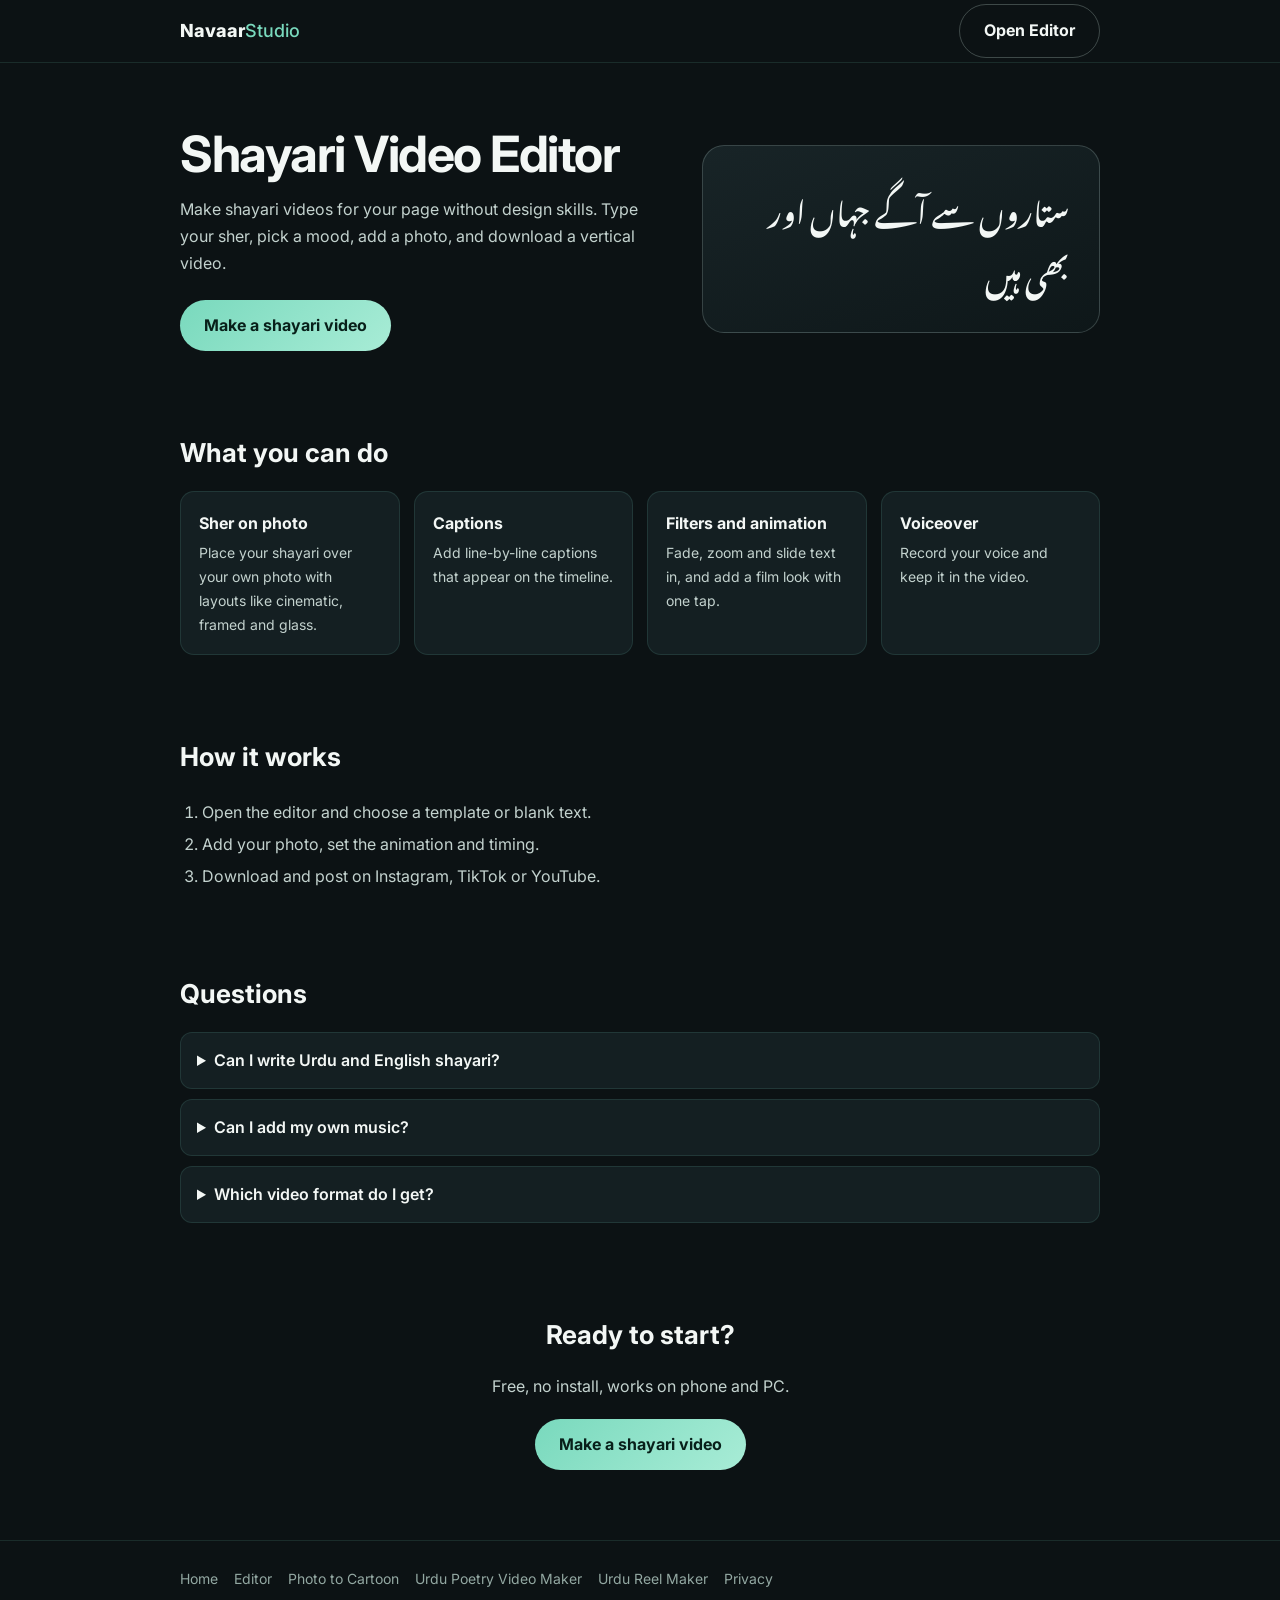
<file: shayari-video.html>
<!DOCTYPE html>
<html lang="en"><head><meta charset="utf-8"><meta name="viewport" content="width=device-width,initial-scale=1">
<title>Shayari Video Editor, Free Online | Navaar Studio</title>
<meta name="description" content="Free shayari video editor for Urdu and Hindi shayari. Add text, photos and music, use ready templates, and download vertical videos for Reels and Shorts.">
<meta name="robots" content="index, follow, max-image-preview:large">
<meta name="theme-color" content="#0c1214">
<link rel="canonical" href="https://nauman-ai-786.github.io/Navaar-studio/shayari-video.html">
<link rel="icon" type="image/svg+xml" href="favicon.svg">
<meta property="og:type" content="website"><meta property="og:title" content="Shayari Video Editor, Free Online | Navaar Studio"><meta property="og:description" content="Free shayari video editor for Urdu and Hindi shayari. Add text, photos and music, use ready templates, and download vertical videos for Reels and Shorts."><meta property="og:url" content="https://nauman-ai-786.github.io/Navaar-studio/shayari-video.html"><meta property="og:image" content="https://nauman-ai-786.github.io/Navaar-studio/og-image.png"><meta name="twitter:card" content="summary_large_image">
<link href="https://fonts.googleapis.com/css2?family=Inter:wght@400;600;800&family=Noto+Nastaliq+Urdu:wght@600&display=swap" rel="stylesheet">
<script type="application/ld+json">{"@context": "https://schema.org", "@graph": [{"@type": "WebApplication", "name": "Navaar Studio - Shayari Video Editor", "url": "https://nauman-ai-786.github.io/Navaar-studio/shayari-video.html", "applicationCategory": "MultimediaApplication", "operatingSystem": "Any", "offers": {"@type": "Offer", "price": "0", "priceCurrency": "USD"}}, {"@type": "FAQPage", "mainEntity": [{"@type": "Question", "name": "Can I write Urdu and English shayari?", "acceptedAnswer": {"@type": "Answer", "text": "Yes. Both work, including mixed text, with fonts for each."}}, {"@type": "Question", "name": "Can I add my own music?", "acceptedAnswer": {"@type": "Answer", "text": "Yes. Upload an audio file you own or have rights to."}}, {"@type": "Question", "name": "Which video format do I get?", "acceptedAnswer": {"@type": "Answer", "text": "You can download .webm or .mp4, or a single frame as PNG."}}]}]}</script>
<style>*{box-sizing:border-box;margin:0;padding:0}body{background:#0c1214;color:#f3f7f5;font:16px/1.7 Inter,'Segoe UI',Arial,sans-serif}a{color:inherit;text-decoration:none}.w{max-width:960px;margin:0 auto;padding:0 20px}header{border-bottom:1px solid rgba(121,217,189,.13)}header .w{display:flex;justify-content:space-between;align-items:center;height:62px}.lg{font-weight:800;font-size:18px}.lg i{font-style:normal;color:#79d9bd;font-weight:500}.b{display:inline-block;padding:12px 24px;border-radius:999px;font-weight:700;background:linear-gradient(135deg,#79d9bd,#a8ecd6);color:#08201a}.o{background:none;border:1px solid rgba(210,235,228,.25);color:#f3f7f5}.hero{padding:64px 0 40px;display:grid;grid-template-columns:1.1fr .9fr;gap:36px;align-items:center}h1{font-size:clamp(32px,6vw,50px);line-height:1.1;letter-spacing:-.03em;margin-bottom:14px}h2{font-size:26px;margin:0 0 16px}p{color:#c3d2ce}.pv{background:linear-gradient(160deg,#182427,#0e1719);border:1px solid rgba(210,235,228,.2);border-radius:22px;padding:30px;text-align:right;direction:rtl;font:600 30px/2.1 'Noto Nastaliq Urdu',serif}sec{display:block}section{padding:40px 0}.g{display:grid;grid-template-columns:repeat(auto-fit,minmax(210px,1fr));gap:14px}.c{background:#141f22;border:1px solid rgba(121,217,189,.13);border-radius:14px;padding:18px}.c h3{font-size:16px;margin-bottom:4px}.c p{font-size:14px}ol{padding-left:22px;color:#c3d2ce;line-height:2}details{background:#141f22;border:1px solid rgba(121,217,189,.13);border-radius:12px;padding:14px 16px;margin-bottom:10px}summary{cursor:pointer;font-weight:600}details p{margin-top:8px;font-size:14.5px}.l{display:flex;gap:16px;flex-wrap:wrap;font-size:14px;color:#93a8a2}footer{border-top:1px solid rgba(121,217,189,.13);padding:26px 0;margin-top:30px;font-size:13.5px;color:#93a8a2}@media(max-width:760px){.hero{grid-template-columns:1fr;padding-top:36px}}</style></head><body>
<header><div class="w"><a class="lg" href="index.html">Navaar<i>Studio</i></a><a class="b o" href="editor.html?poem=8">Open Editor</a></div></header>
<main class="w">
<div class="hero"><div><h1>Shayari Video Editor</h1><p style="margin-bottom:22px">Make shayari videos for your page without design skills. Type your sher, pick a mood, add a photo, and download a vertical video.</p><a class="b" href="editor.html?poem=8">Make a shayari video</a></div><div class="pv" aria-hidden="true">ستاروں سے آگے جہاں اور بھی ہیں</div></div>
<section><h2>What you can do</h2><div class="g"><div class="c"><h3>Sher on photo</h3><p>Place your shayari over your own photo with layouts like cinematic, framed and glass.</p></div><div class="c"><h3>Captions</h3><p>Add line-by-line captions that appear on the timeline.</p></div><div class="c"><h3>Filters and animation</h3><p>Fade, zoom and slide text in, and add a film look with one tap.</p></div><div class="c"><h3>Voiceover</h3><p>Record your voice and keep it in the video.</p></div></div></section>
<section><h2>How it works</h2><ol><li>Open the editor and choose a template or blank text.</li><li>Add your photo, set the animation and timing.</li><li>Download and post on Instagram, TikTok or YouTube.</li></ol></section>
<section><h2>Questions</h2><details><summary>Can I write Urdu and English shayari?</summary><p>Yes. Both work, including mixed text, with fonts for each.</p></details><details><summary>Can I add my own music?</summary><p>Yes. Upload an audio file you own or have rights to.</p></details><details><summary>Which video format do I get?</summary><p>You can download .webm or .mp4, or a single frame as PNG.</p></details></section>
<section style="text-align:center"><h2>Ready to start?</h2><p style="margin-bottom:18px">Free, no install, works on phone and PC.</p><a class="b" href="editor.html?poem=8">Make a shayari video</a></section>
</main>
<footer><div class="w l"><a href="index.html">Home</a><a href="editor.html">Editor</a><a href="cartoon.html">Photo to Cartoon</a><a href="poetry-video.html">Urdu Poetry Video Maker</a><a href="urdu-reel-maker.html">Urdu Reel Maker</a><a href="privacy.html">Privacy</a></div></footer>
<script src="pwa.js" defer></script></body></html>
</file>
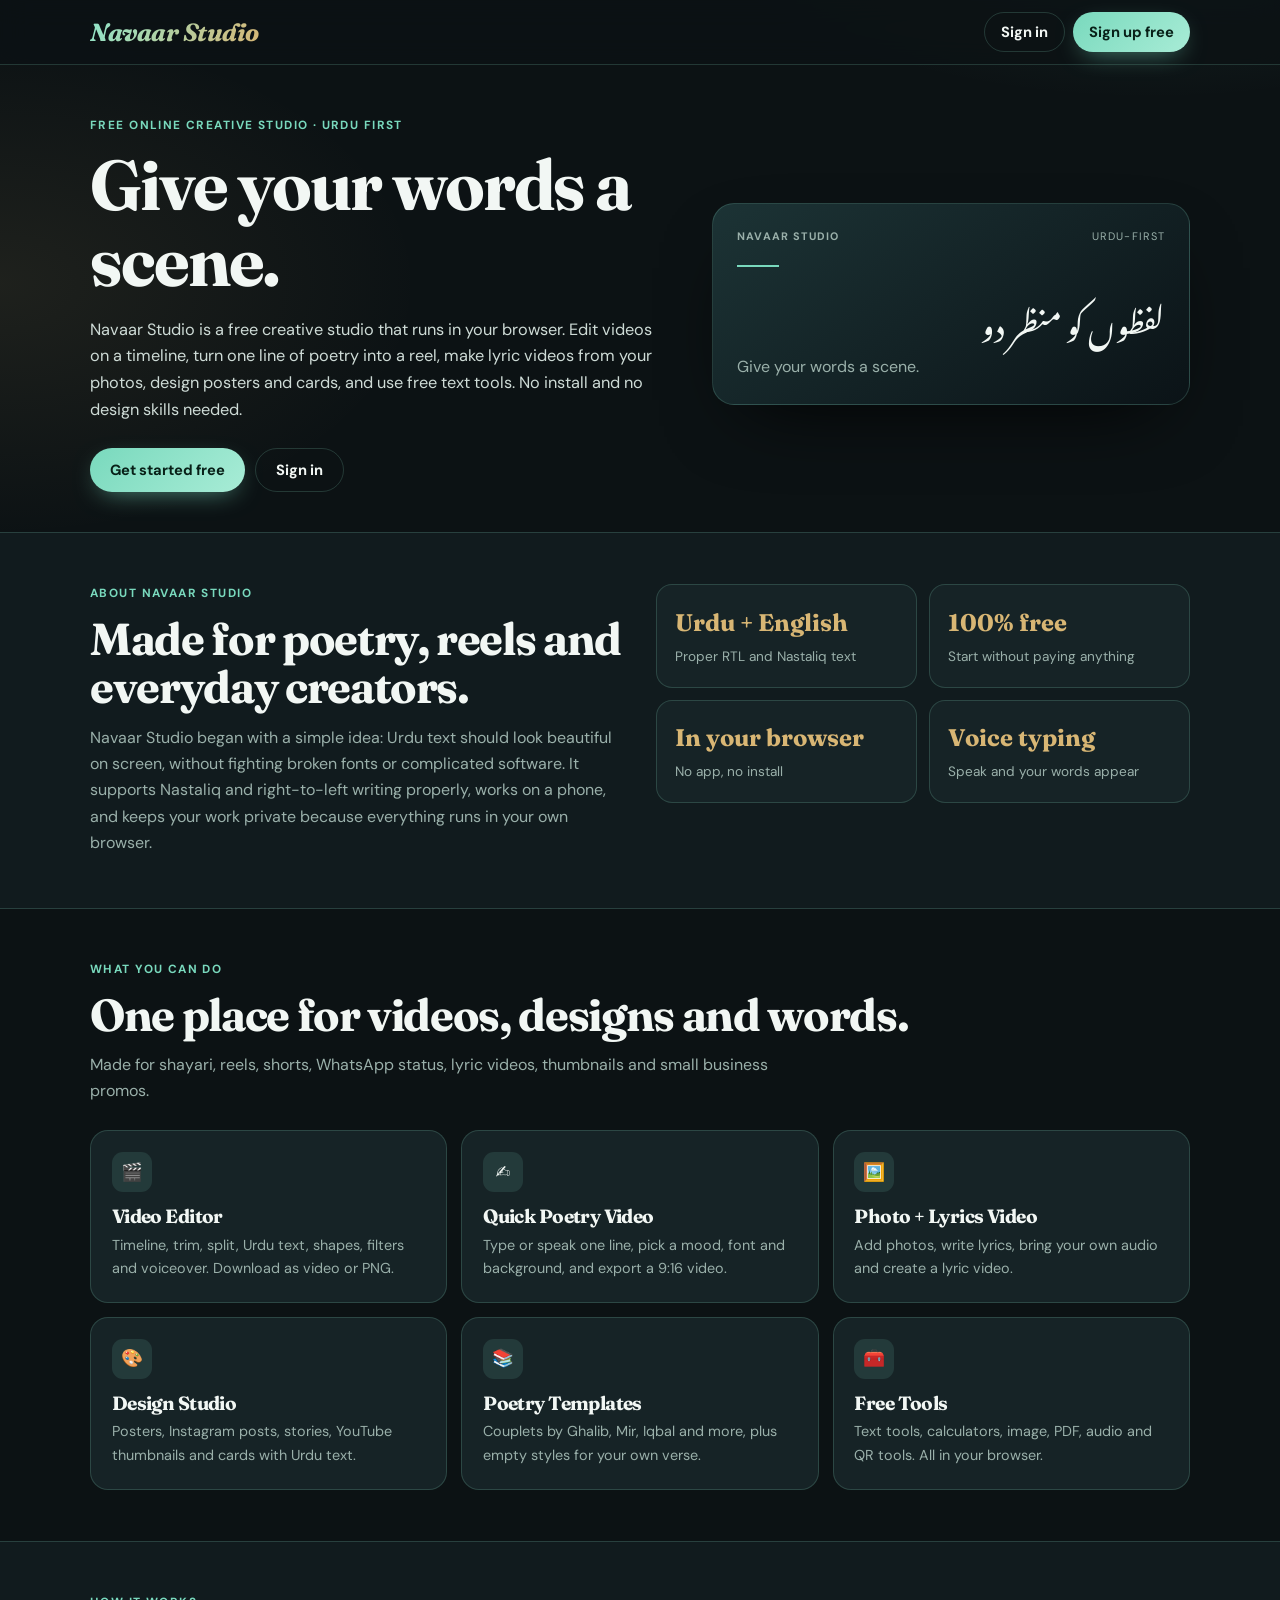
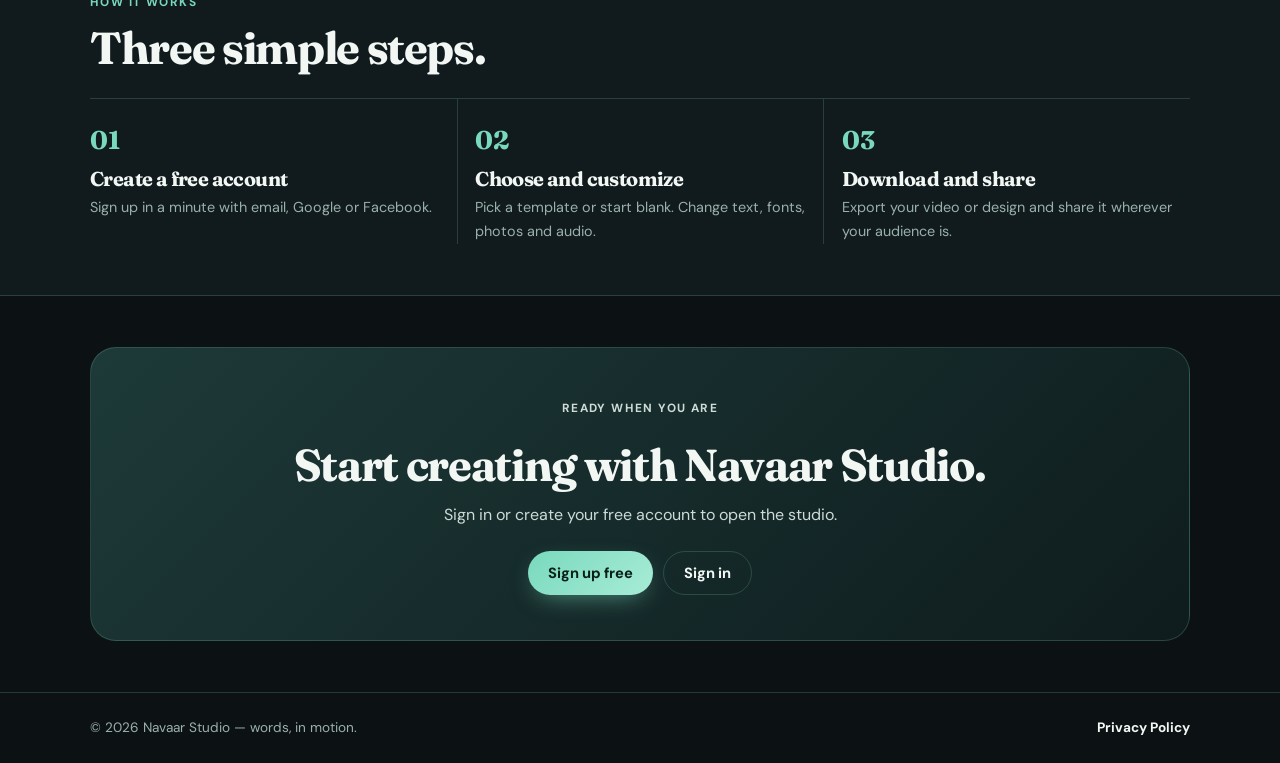
<file: studio.html>
<!doctype html>
<html lang="en"><head>
<meta charset="UTF-8">
<meta name="viewport" content="width=device-width, initial-scale=1.0">
<title>Navaar Studio — Urdu-first video workspace</title>
<meta name="description" content="Free online video editor, Urdu first. Make poetry and photo-lyrics videos in your browser.">
<link rel="icon" href="favicon.svg" type="image/svg+xml">
<link href="https://fonts.googleapis.com/css2?family=DM+Sans:wght@400;500;600;700&family=Fraunces:opsz,wght@9..144,600;9..144,700&family=Noto+Nastaliq+Urdu:wght@400;600&display=swap" rel="stylesheet">
<style>
:root{--ink:#0c1214;--alt:#111b1e;--panel:#162326;--line:rgba(143,230,204,.18);--paper:#f2f7f4;--muted:#9ab0aa;--mint:#79d9bd;--danger:#ffaaa4;--ok:#a9edce}
*{box-sizing:border-box}html{scroll-behavior:smooth}body{margin:0;background:radial-gradient(850px 440px at 95% -5%,rgba(121,217,189,.14),transparent 60%),var(--ink);color:var(--paper);font-family:"DM Sans",sans-serif}
button,input,textarea,select{font:inherit}.app-shell{width:100%;overflow:hidden}.frame{width:min(100% - 2.5rem,1180px);margin:auto}.skip{position:fixed;z-index:100;top:-5rem;left:1rem;padding:.7rem 1rem;background:var(--mint);color:#062018;border-radius:.5rem;font-weight:700}.skip:focus{top:1rem}
:focus-visible{outline:3px solid var(--mint);outline-offset:3px}.header{position:sticky;top:0;z-index:20;background:rgba(12,18,20,.88);backdrop-filter:blur(16px);border-bottom:1px solid var(--line)}.nav{min-height:68px;display:flex;justify-content:space-between;align-items:center;gap:1rem}.brand{font-family:Fraunces,serif;font-size:1.3rem;font-weight:700;text-decoration:none;color:var(--paper)}.brand b{color:var(--mint)}.links{display:flex;gap:1.15rem}.links a{font-size:.84rem;color:var(--muted);text-decoration:none}.links a:hover{color:var(--mint)}.menu{display:none;background:transparent;border:1px solid var(--line);color:var(--paper);padding:.55rem .8rem;border-radius:.5rem}.mobile{display:none;padding:.7rem 0 1rem}.mobile.open{display:grid;gap:.7rem}.mobile a{color:var(--paper);text-decoration:none}
.hero{padding:4.7rem 0 3.8rem}.hero-grid{display:grid;grid-template-columns:1.1fr .9fr;gap:3rem;align-items:center}.eyebrow{margin:0 0 .75rem;color:var(--mint);font-weight:700;font-size:.73rem;letter-spacing:.13em;text-transform:uppercase}.hero h1,.section-title{font-family:Fraunces,serif;letter-spacing:-.055em;line-height:.98;margin:0}.hero h1{font-size:clamp(2.6rem,6vw,5.2rem);max-width:11ch}.hero p{max-width:58ch;color:#cedbd6;line-height:1.7}.actions{display:flex;gap:.7rem;flex-wrap:wrap;margin-top:1.4rem}.button{min-height:44px;border-radius:.55rem;padding:.72rem 1rem;border:1px solid transparent;font-weight:700;cursor:pointer;text-decoration:none;display:inline-flex;align-items:center;justify-content:center;gap:.45rem}.primary{background:var(--mint);color:#092018}.secondary{background:transparent;color:var(--paper);border-color:var(--line)}.secondary:hover{border-color:var(--mint);color:var(--mint)}.button:disabled{opacity:.55;cursor:wait}
.hero-preview,.preview-card{background:linear-gradient(145deg,#192e30,#0b1317);border:1px solid var(--line);border-radius:1rem;box-shadow:0 25px 75px -35px #000}.hero-preview{padding:1.5rem}.preview-top{display:flex;justify-content:space-between;color:var(--muted);font-size:.68rem;letter-spacing:.1em}.preview-rule{height:2px;width:42px;background:var(--mint);margin:1.4rem 0}.hero-urdu{font-family:"Noto Nastaliq Urdu",serif;font-size:2rem;line-height:2;text-align:right;direction:rtl}
.section{padding:4.7rem 0}.alt{background:var(--alt);border-block:1px solid var(--line)}.section-head{max-width:680px;margin-bottom:2rem}.section-title{font-size:clamp(2rem,4vw,3.2rem)}.section-copy{color:var(--muted);line-height:1.7}
.workflow{display:grid;grid-template-columns:repeat(3,1fr);border-top:1px solid var(--line)}.step{padding:1.5rem 1.2rem 1.2rem 0;border-right:1px solid var(--line)}.step+.step{padding-left:1.2rem}.step:last-child{border:0}.step-no{display:block;color:var(--mint);font-weight:700;margin-bottom:2.8rem}.step h3{margin:0;font-family:Fraunces,serif;font-size:1.4rem}.step p{color:var(--muted);line-height:1.6}
.workspace{display:grid;grid-template-columns:minmax(0,1fr) minmax(300px,.9fr);gap:1.5rem;align-items:start}.panel{background:var(--panel);border:1px solid var(--line);border-radius:1rem;padding:1.25rem}.field{display:grid;gap:.4rem;margin-bottom:1rem}.field label,.label-row{font-size:.82rem;font-weight:700;color:#d6e2dd}.label-row{display:flex;justify-content:space-between}.counter{color:var(--mint);font-weight:500}
textarea,select,input[type=text],input[type=email]{width:100%;color:var(--paper);background:rgba(255,255,255,.04);border:1px solid rgba(214,239,230,.24);border-radius:.55rem;padding:.75rem}select option{color:#000}.poetry-input{min-height:125px;font-family:"Noto Nastaliq Urdu",serif;font-size:1.1rem;line-height:2;resize:vertical}.field-help,.status{font-size:.8rem;color:var(--muted);line-height:1.5}.status{min-height:1.25rem;margin:.7rem 0 0}.status.error{color:var(--danger)}.status.success{color:var(--ok)}.choice-grid{display:grid;grid-template-columns:1fr 1fr;gap:.8rem}.wide{grid-column:1/-1}
.preview-card{min-height:540px;padding:1.4rem;display:flex;flex-direction:column;justify-content:space-between}.poetry-preview{font-family:"Noto Nastaliq Urdu",serif;font-size:clamp(1.6rem,3.5vw,2.5rem);line-height:2;white-space:pre-wrap;overflow-wrap:anywhere}.preview-footer{color:#d2ddd8;font-size:.88rem}
.saved-list{display:grid;gap:.6rem;margin-top:.75rem}.saved-row{display:flex;gap:.7rem;align-items:center;background:rgba(255,255,255,.035);border:1px solid var(--line);border-radius:.55rem;padding:.7rem}.saved-text{flex:1;overflow:hidden;text-overflow:ellipsis;white-space:nowrap;direction:auto}.small-btn{padding:.4rem .6rem;border-radius:.4rem;border:1px solid var(--line);background:transparent;color:var(--paper);font-size:.75rem;cursor:pointer}.danger{color:var(--danger);border-color:rgba(255,170,164,.35)}
.upload-row{display:flex;gap:.6rem;align-items:center;flex-wrap:wrap}.thumbs{display:flex;gap:.55rem;flex-wrap:wrap;margin-top:.7rem}.thumb{position:relative}.thumb img{display:block;width:62px;height:62px;border-radius:.45rem;object-fit:cover;border:1px solid var(--line)}.remove-thumb{position:absolute;right:-7px;top:-7px;border:0;width:21px;height:21px;border-radius:50%;background:#8f312d;color:#fff;cursor:pointer}.canvas-wrap{background:#091114;border:1px solid var(--line);border-radius:1rem;overflow:hidden}.canvas-wrap canvas{display:block;width:100%;height:auto}.download{display:none;margin-top:.7rem;color:var(--mint);font-weight:700;font-size:.85rem}
.templates-bar{display:flex;justify-content:space-between;gap:1rem;align-items:center;flex-wrap:wrap}.chips{display:flex;gap:.5rem;flex-wrap:wrap}.chip{border:1px solid var(--line);background:transparent;color:var(--muted);padding:.5rem .8rem;border-radius:2rem;cursor:pointer}.chip.active{background:var(--mint);border-color:var(--mint);color:#082018;font-weight:700}.carousel{display:flex;overflow-x:auto;gap:1rem;padding:.8rem .1rem 1rem;scroll-snap-type:x mandatory}.template{flex:0 0 min(290px,82vw);scroll-snap-align:start;border:1px solid var(--line);background:var(--panel);border-radius:.85rem;overflow:hidden}.template-face{min-height:175px;padding:1.2rem;display:flex;align-items:center;justify-content:center;text-align:center;white-space:pre-line;font-family:"Noto Nastaliq Urdu",serif;font-size:1.15rem;line-height:2}.template-body{padding:1rem}.template-body h3{margin:0;font-size:1rem}.template-body p{color:var(--muted);font-size:.78rem;margin:.35rem 0 .8rem}.carousel-controls{display:flex;gap:.5rem}
.feedback-grid{display:grid;grid-template-columns:1fr .75fr;gap:1.5rem}.error-text{color:var(--danger);min-height:1rem;font-size:.77rem}.footer{border-top:1px solid var(--line);padding:1.5rem 0;color:var(--muted);font-size:.8rem}.footer-row{display:flex;justify-content:space-between;gap:1rem;flex-wrap:wrap}.footer a{color:var(--paper);font-weight:700}
@media(max-width:780px){.frame{width:min(100% - 1.5rem,1180px)}.links{display:none}.menu{display:inline-flex}.hero{padding:3rem 0}.hero-grid,.workspace,.feedback-grid,.workflow{grid-template-columns:1fr}.step,.step+.step{padding:1.2rem 0;border-right:0;border-bottom:1px solid var(--line)}.step-no{margin-bottom:1rem}.choice-grid{grid-template-columns:1fr}.wide{grid-column:auto}.preview-card{min-height:410px}.section{padding:3.5rem 0}}
@media(prefers-reduced-motion:reduce){html{scroll-behavior:auto}*{transition:none!important;animation:none!important}}
</style>
</head>
<body><a class="skip" href="#main-content">Skip to workspace</a>
<div class="app-shell">
<header class="header">
 <div class="frame nav"><a href="#top" class="brand" aria-label="Navaar Studio home">Navaar<b>.</b> Studio</a>
  <nav class="links" aria-label="Primary navigation"><a href="#quick-poetry">Quick poetry</a><a href="#photo-lyrics">Photo + lyrics</a><a href="#templates">Templates</a><a href="#projects">Projects</a><a href="#feedback">Feedback</a></nav>
  <button id="menu-button" class="menu" type="button" aria-label="Open navigation" aria-controls="mobile-nav" aria-expanded="false">☰</button>
 </div>
 <nav id="mobile-nav" class="frame mobile" aria-label="Mobile navigation"><a href="#quick-poetry">Quick poetry</a><a href="#photo-lyrics">Photo + lyrics</a><a href="#templates">Templates</a><a href="#projects">Projects</a><a href="#feedback">Feedback</a></nav>
</header>
<main id="main-content">
<section id="top" class="hero"><div class="frame hero-grid">
 <div>
  <p class="eyebrow">Free online video editor, Urdu first</p>
  <h1>Edit videos your way, right in the browser.</h1>
  <p>Add Urdu or English text, layer photos and music, start from a poetry template, then download.</p>
  <div class="actions"><a class="button primary" href="#quick-poetry">Open Quick Poetry</a><a class="button secondary" href="#templates">Browse templates</a></div>
 </div>
 <aside class="hero-preview" aria-label="Navaar Urdu preview">
  <div class="preview-top"><b>NAVAAR STUDIO</b><span>URDU-FIRST</span></div><div class="preview-rule"></div>
  <div class="hero-urdu">لفظوں کو منظر دو</div><p>Give your words a scene.</p>
 </aside>
</div></section>

<section class="alt section" aria-labelledby="workflow-title"><div class="frame">
 <div class="section-head"><p class="eyebrow">How it works</p><h2 id="workflow-title" class="section-title">Three simple steps.</h2></div>
 <div class="workflow">
  <article class="step"><span class="step-no">01</span><h3>Choose</h3><p>Pick a template, or start from a blank line of your own verse.</p></article>
  <article class="step"><span class="step-no">02</span><h3>Customize</h3><p>Change text, font, background, photos, layout and audio.</p></article>
  <article class="step"><span class="step-no">03</span><h3>Download</h3><p>Export your video and share it wherever your audience watches.</p></article>
 </div>
</div></section>

<section id="quick-poetry" class="section" aria-labelledby="poetry-title"><div class="frame">
 <div class="section-head"><p class="eyebrow">Quick poetry video</p><h2 id="poetry-title" class="section-title">Make a text video from one line.</h2>
 <p class="section-copy">Pick a mood, font and background, preview it instantly, then download where browser video recording is supported.</p></div>
 <div class="workspace">
  <form id="poetry-form" class="panel" novalidate>
   <div class="field">
    <div class="label-row"><label for="poetry-text">Your poetry or quote</label><span id="poetry-count" class="counter" aria-live="polite">0 / 180</span></div>
    <textarea id="poetry-text" class="poetry-input" maxlength="180" dir="rtl">لفظوں کو منظر دو</textarea>
    <span class="field-help">Urdu and English are both supported. Keep it short for a stronger result.</span>
   </div>
   <div class="choice-grid">
    <div class="field"><label for="mood">Visual mood</label><select id="mood"><option value="CINEMATIC POETRY">Cinematic poetry</option><option value="EDITORIAL CALM">Editorial calm</option><option value="FORWARD MOTION">Forward motion</option><option value="ROMANTIC WARMTH">Romantic warmth</option><option value="SPIRITUAL STILLNESS">Spiritual stillness</option><option value="BOLD ANNOUNCEMENT">Bold announcement</option></select></div>
    <div class="field"><label for="typography">Typography</label><select id="typography"><option value="urdu-classic">Urdu classic</option><option value="urdu-modern">Urdu modern</option><option value="english-serif">English serif</option><option value="english-sans">English sans</option></select></div>
    <div class="field wide"><label for="background">Background</label><select id="background"><option value="cinematic">Cinematic gradient</option><option value="dusk">Warm dusk</option><option value="teal">Deep teal</option><option value="midnight">Midnight blue</option><option value="rose">Rose noir</option><option value="slate">Slate</option></select></div>
   </div>
   <div class="actions">
    <button class="button secondary" type="button" id="save-project"><span>Save project</span></button>
    <button class="button primary" type="button" id="export-poetry"><span>Export video</span></button>
   </div>
   <p id="poetry-status" class="status" role="status" aria-live="polite"></p>
   <video id="poetry-video" controls playsinline style="display:none;width:100%;margin-top:.7rem;border-radius:.55rem"></video><a id="poetry-download" class="download" href="#">Download video</a>
  </form>
  <aside id="poetry-preview" class="preview-card" aria-label="Live poetry video preview">
   <div><div class="preview-top"><b>NAVAAR STUDIO</b><span id="preview-mood">CINEMATIC POETRY</span></div><div class="preview-rule"></div></div>
   <div id="preview-text" class="poetry-preview" dir="rtl">لفظوں کو منظر دو</div>
   <p class="preview-footer">Live 9:16 preview — your controls update this composition immediately.</p>
  </aside>
 </div>
</div></section>

<section id="projects" class="alt section" aria-labelledby="projects-title"><div class="frame">
 <div class="section-head"><p class="eyebrow">Projects</p><h2 id="projects-title" class="section-title">Return to your saved words.</h2>
 <p class="section-copy">Quick Poetry projects are saved in this browser (local storage) so you can load, edit, and delete them here.</p></div>
 <div class="panel">
  <div class="label-row"><strong>Saved poetry projects</strong><span id="project-count" class="counter"></span></div>
  <p id="projects-status" class="status" role="status" aria-live="polite">Loading saved projects…</p>
  <div id="saved-list" class="saved-list"></div>
 </div>
</div></section>

<section id="photo-lyrics" class="section" aria-labelledby="lyrics-title"><div class="frame">
 <div class="section-head"><p class="eyebrow">Photo + lyrics video maker</p><h2 id="lyrics-title" class="section-title">Turn photos and words into a short video.</h2>
 <p class="section-copy">Add photos, write lyric lines, optionally add audio you own, and generate a downloadable vertical video.</p></div>
 <div class="workspace">
  <div class="panel">
   <div class="field"><label for="photos-input">Your photos</label>
    <input id="photos-input" type="file" accept="image/*" multiple hidden>
    <button class="button secondary" type="button" id="add-photos"><span>Add photos</span></button>
    <div id="thumbs" class="thumbs" aria-live="polite"></div><span class="field-help">Up to 12 image files, 8 MB each.</span></div>
   <div class="field"><label for="lyrics-input">Poetry or lyrics — one line per row</label>
    <textarea id="lyrics-input" class="poetry-input" dir="rtl">لفظوں کو منظر دو
تم سا کوئی نہیں
دل کو سکون دو</textarea></div>
   <div class="field"><label for="audio-input">Background audio</label>
    <input id="audio-input" type="file" accept="audio/*" hidden>
    <div class="upload-row"><button class="button secondary" type="button" id="add-audio"><span>Add audio file</span></button><span id="audio-name" class="field-help">Optional; use audio you own or have rights to.</span></div></div>
   <div class="field"><label for="layout">Layout style</label><select id="layout"><option value="bottom">Bottom caption</option><option value="center">Center focus</option><option value="top">Top title</option><option value="framed">Framed photo</option><option value="random">Random</option></select></div>
   <div class="actions"><button class="button primary" type="button" id="generate-lyrics"><span>Generate video</span></button></div>
   <p id="lyrics-status" class="status" role="status" aria-live="polite"></p>
   <video id="lyrics-video" controls playsinline style="display:none;width:100%;margin-top:.7rem;border-radius:.55rem"></video><a id="lyrics-download" class="download" href="#">Download video</a>
  </div>
  <div class="canvas-wrap"><canvas id="lyrics-canvas" width="540" height="960" aria-label="Photo and lyrics canvas preview"></canvas></div>
 </div>
</div></section>

<section id="templates" class="alt section" aria-labelledby="templates-title"><div class="frame">
 <div class="section-head"><p class="eyebrow">Swipe to browse</p><h2 id="templates-title" class="section-title">Templates and poetry.</h2>
 <p class="section-copy">Use classic poetry, an empty style card, or a ready quote. One click loads styling into Quick Poetry Video.</p></div>
 <div class="templates-bar">
  <div class="chips" role="group" aria-label="Template categories"><button class="chip active" type="button" data-filter="all">All</button><button class="chip" type="button" data-filter="poetry">Classic poetry</button><button class="chip" type="button" data-filter="style">Your own verse</button><button class="chip" type="button" data-filter="quote">Quotes</button></div>
  <div class="carousel-controls"><button class="small-btn" id="template-prev" type="button" aria-label="Previous templates">←</button><button class="small-btn" id="template-next" type="button" aria-label="Next templates">→</button></div>
 </div>
 <div id="template-carousel" class="carousel" aria-live="polite"></div>
</div></section>

<section id="feedback" class="section" aria-labelledby="feedback-title"><div class="frame">
 <div class="section-head"><p class="eyebrow">Your voice matters</p><h2 id="feedback-title" class="section-title">Share feedback about Navaar Studio.</h2>
 <p class="section-copy">Tell us what worked or what you would improve. This form validates your message locally.</p></div>
 <div class="feedback-grid"><aside class="panel"><h3 style="margin-top:0">Recent feedback</h3>
<div id="feedback-list" class="saved-list"><p class="section-copy">Loading…</p></div></aside>
  <form id="feedback-form" class="panel" novalidate>
   <div class="choice-grid">
    <div class="field"><label for="feedback-name">Your name</label><input id="feedback-name" type="text" maxlength="80" autocomplete="name"><span id="feedback-name-error" class="error-text"></span></div>
    <div class="field"><label for="feedback-email">Email (optional)</label><input id="feedback-email" type="email" maxlength="160" autocomplete="email"><span id="feedback-email-error" class="error-text"></span></div>
   </div>
   <div class="field"><label for="feedback-category">Type</label><select id="feedback-category"><option>General</option><option>Design</option><option>Templates</option><option>Video maker</option><option>Bug</option><option>Feature request</option></select></div>
   <div class="field"><label for="feedback-message">Feedback</label><textarea id="feedback-message" style="min-height:130px;direction:ltr" maxlength="2000"></textarea><span id="feedback-message-error" class="error-text"></span></div>
   <div style="position:absolute;left:-9999px" aria-hidden="true"><label for="feedback-website">Website</label><input id="feedback-website" tabindex="-1" autocomplete="off"></div>
   <button class="button primary" type="submit">Validate feedback</button>
   <p id="feedback-status" class="status" role="status" aria-live="polite"></p>
  </form>
  <aside class="panel"><h3 style="margin-top:0">An honest feedback state</h3>
  <p class="section-copy">There is no connected remote feedback endpoint here, so validated feedback is not submitted or stored remotely.</p></aside>
 </div>
</div></section>
</main>
<footer class="footer"><div class="frame footer-row"><span>Navaar Studio — words, in motion.</span><a href="#top">Back to top</a></div></footer>
</div>

<script>
const $=id=>document.getElementById(id);
const isUrdu=t=>/[\u0600-\u06FF]/.test(t);
const backgrounds={cinematic:["#19343a","#071216"],dusk:["#69401c","#27130f"],teal:["#14544c","#091d1c"],midnight:["#172154","#070a20"],rose:["#571a38","#180914"],slate:["#343c58","#10131d"]};
const templates=[
{category:"poetry",title:"Mirza Ghalib",note:"Classic couplet.",text:"ہزاروں خواہشیں ایسی کہ ہر خواہش پہ دم نکلے\nبہت نکلے مرے ارمان لیکن پھر بھی کم نکلے",mood:"CINEMATIC POETRY",type:"urdu-classic",bg:"cinematic"},
{category:"poetry",title:"Mir Taqi Mir",note:"Classic couplet.",text:"ابتدائے عشق ہے روتا ہے کیا\nآگے آگے دیکھیے ہوتا ہے کیا",mood:"ROMANTIC WARMTH",type:"urdu-classic",bg:"rose"},
{category:"poetry",title:"Allama Iqbal",note:"Classic couplet.",text:"ستاروں سے آگے جہاں اور بھی ہیں\nابھی عشق کے امتحاں اور بھی ہیں",mood:"FORWARD MOTION",type:"urdu-classic",bg:"midnight"},
{category:"style",title:"Dark and raw",note:"Empty style template — replace the text.",text:"یہاں اپنا کلام لکھیں\nWrite your own verse here",mood:"CINEMATIC POETRY",type:"urdu-classic",bg:"slate"},
{category:"style",title:"Golden classic",note:"Empty style template — replace the text.",text:"یہاں اپنا کلام لکھیں\nWrite your own verse here",mood:"EDITORIAL CALM",type:"urdu-classic",bg:"dusk"},
{category:"quote",title:"Editorial quote",note:"Ready-to-use quote.",text:"Make room for meaning, because the quietest words can sometimes stay with us the longest.",mood:"EDITORIAL CALM",type:"english-serif",bg:"slate"},
{category:"quote",title:"Modern motivation",note:"Ready-to-use quote.",text:"Begin before you feel ready, keep moving with patience, and let every small step become part of the story.",mood:"FORWARD MOTION",type:"english-sans",bg:"dusk"}];

function setStatus(id,text,kind=""){const el=$(id);el.textContent=text;el.className="status "+kind;}
function updatePoetryPreview(){
 const text=$("poetry-text").value,type=$("typography").value,bg=backgrounds[$("background").value],p=$("preview-text");
 $("poetry-count").textContent=text.length+" / 180";
 p.textContent=text||" ";p.dir=isUrdu(text)?"rtl":"ltr";p.style.textAlign=isUrdu(text)?"right":"left";
 p.style.fontFamily=type==="urdu-classic"?'"Noto Nastaliq Urdu",serif':type==="english-serif"?"Georgia,serif":'"DM Sans",sans-serif';
 p.style.fontStyle=type==="english-serif"?"italic":"normal";p.style.lineHeight=type==="urdu-classic"?"2":"1.4";
 $("preview-mood").textContent=$("mood").value;
 $("poetry-preview").style.background=`linear-gradient(145deg,${bg[0]},${bg[1]})`;
 $("poetry-text").dir=isUrdu(text)?"rtl":"ltr";
}
["poetry-text","mood","typography","background"].forEach(id=>{$(id).addEventListener("input",updatePoetryPreview);$(id).addEventListener("change",updatePoetryPreview);});

/* ---- Saved projects (localStorage, replaces Canva data SDK) ---- */
const STORE_KEY="navaar_studio_projects_v1";
let records=[];
function loadRecords(){try{records=JSON.parse(localStorage.getItem(STORE_KEY)||"[]");if(!Array.isArray(records))records=[];}catch{records=[];}}
function persist(){try{localStorage.setItem(STORE_KEY,JSON.stringify(records));return true;}catch{return false;}}
function renderProjects(){
 const box=$("saved-list");box.innerHTML="";
 $("project-count").textContent=records.length+" / 999";
 if(!records.length){setStatus("projects-status","No saved projects yet. Save a Quick Poetry Video to keep its text and styling in this browser.");return;}
 setStatus("projects-status","Projects are saved in this browser.","success");
 records.slice().reverse().forEach(r=>{
  const row=document.createElement("div");row.className="saved-row";
  const text=document.createElement("div");text.className="saved-text";text.textContent=r.text;
  const load=document.createElement("button");load.className="small-btn";load.type="button";load.textContent="Load";
  const del=document.createElement("button");del.className="small-btn danger";del.type="button";del.textContent="Delete";
  load.onclick=()=>{$("poetry-text").value=r.text;$("mood").value=r.mood;$("typography").value=r.typography;$("background").value=r.background;updatePoetryPreview();$("quick-poetry").scrollIntoView({behavior:"smooth"});setStatus("poetry-status","Saved project loaded.","success");};
  del.onclick=()=>{records=records.filter(x=>x.id!==r.id);if(!persist())setStatus("projects-status","Could not delete. Check browser storage.","error");else renderProjects();};
  row.append(text,load,del);box.append(row);
 });
}
$("save-project").addEventListener("click",()=>{
 const text=$("poetry-text").value.trim();
 if(!text)return setStatus("poetry-status","Add poetry or a quote before saving.","error");
 if(records.length>=999)return setStatus("poetry-status","Saved-project limit (999) reached.","error");
 records.push({id:Date.now().toString(36)+Math.random().toString(36).slice(2,6),text,mood:$("mood").value,typography:$("typography").value,background:$("background").value,created_at:new Date().toISOString()});
 if(persist()){setStatus("poetry-status","Saved in this browser.","success");renderProjects();}
 else{records.pop();setStatus("poetry-status","Could not save. Browser storage may be blocked.","error");}
});

/* ---- Video export ---- */
function recorderMime(){if(!window.MediaRecorder)return null;return["video/webm;codecs=vp9","video/webm","video/mp4"].find(t=>MediaRecorder.isTypeSupported(t))||null;}
function makeVideo(canvas,duration,draw,audio,done){
 const mime=recorderMime();if(!mime)throw new Error("Video recording is not supported in this browser.");
 const stream=canvas.captureStream(30);
 if(audio){try{audio.captureStream().getAudioTracks().forEach(t=>stream.addTrack(t));}catch{}}
 const chunks=[],rec=new MediaRecorder(stream,{mimeType:mime});
 rec.ondataavailable=e=>{if(e.data.size)chunks.push(e.data)};
 rec.onstop=()=>done(new Blob(chunks,{type:mime.split(";")[0]}));
 rec.start();if(audio){audio.currentTime=0;audio.play().catch(()=>{});}
 const start=performance.now();
 (function frame(now){const el=now-start;draw(el);if(el<duration)requestAnimationFrame(frame);else setTimeout(()=>{if(rec.state!=="inactive")rec.stop();if(audio)audio.pause();},100);})(start);
}
function setDownload(video,link,blob,name){const url=URL.createObjectURL(blob);const ext=blob.type.includes("mp4")?".mp4":".webm";video.src=url;video.style.display="block";link.href=url;link.download=name+ext;link.textContent="Download video ("+ext+")";link.style.display="inline-block";}
function wrap(ctx,text,max){const words=text.split(/\s+/),lines=[];let line="";words.forEach(w=>{const n=line?line+" "+w:w;if(ctx.measureText(n).width>max&&line){lines.push(line);line=w}else line=n});if(line)lines.push(line);return lines;}

$("export-poetry").addEventListener("click",async e=>{
 const button=e.currentTarget,text=$("poetry-text").value.trim();
 if(!text)return setStatus("poetry-status","Add poetry or a quote before exporting.","error");
 if(!recorderMime())return setStatus("poetry-status","Video export is not supported in this browser. Your live preview still works.","error");
 button.disabled=true;button.querySelector("span").textContent="Exporting…";setStatus("poetry-status","Recording a four-second video…");$("poetry-download").style.display="none";$("poetry-video").style.display="none";
 const reset=()=>{button.disabled=false;button.querySelector("span").textContent="Export video";};
 try{
  await document.fonts.ready;
  const c=document.createElement("canvas");c.width=540;c.height=960;
  const x=c.getContext("2d"),colors=backgrounds[$("background").value],urdu=isUrdu(text),type=$("typography").value;
  const font=type==="urdu-classic"?'42px "Noto Nastaliq Urdu"':type==="english-serif"?"37px Georgia":'36px "DM Sans"';
  x.font=font;const lines=text.split("\n").flatMap(l=>wrap(x,l,465));
  makeVideo(c,4000,el=>{
   const p=el/4000,g=x.createLinearGradient(0,0,540+80*Math.sin(p*6),960);
   g.addColorStop(0,colors[0]);g.addColorStop(1,colors[1]);x.fillStyle=g;x.fillRect(0,0,540,960);
   x.fillStyle="rgba(255,255,255,.68)";x.font='12px "DM Sans"';x.textAlign="left";x.fillText("NAVAAR STUDIO",36,48);
   x.fillStyle="#fff";x.font=font;x.textAlign=urdu?"right":"left";
   const lh=urdu?68:50,s=480-((lines.length-1)*lh/2);
   lines.forEach((l,i)=>x.fillText(l,urdu?504:36,s+i*lh));
  },null,blob=>{setDownload($("poetry-video"),$("poetry-download"),blob,"navaar-poetry-video");setStatus("poetry-status","Video ready to play or download.","success");reset();});
 }catch(err){setStatus("poetry-status",err.message||"Could not export this video.","error");reset();}
});

/* ---- Photo + lyrics ---- */
let photos=[],audioPlayer=null;
const canvas=$("lyrics-canvas"),ctx=canvas.getContext("2d");
function drawCover(img){const W=canvas.width,H=canvas.height;ctx.fillStyle="#091114";ctx.fillRect(0,0,W,H);if(!img)return;const s=Math.max(W/img.width,H/img.height),w=img.width*s,h=img.height*s;ctx.drawImage(img,(W-w)/2,(H-h)/2,w,h);}
function drawLine(line,layout){
 ctx.fillStyle=layout==="framed"?"rgba(244,240,232,.88)":"rgba(0,0,0,.44)";
 const y=layout==="top"?0:layout==="bottom"?700:390,h=layout==="top"?250:layout==="bottom"?260:190;
 ctx.fillRect(layout==="center"?30:0,y,layout==="center"?480:540,h);
 ctx.fillStyle=layout==="framed"?"#111":"#fff";
 ctx.font=isUrdu(line)?'34px "Noto Nastaliq Urdu"':"29px Georgia";ctx.textAlign="center";ctx.direction=isUrdu(line)?"rtl":"ltr";
 ctx.fillText(line,270,y+h/2);ctx.direction="ltr";
}
function drawLyricsPreview(){const lines=$("lyrics-input").value.split("\n").map(x=>x.trim()).filter(Boolean);drawCover(photos[0]&&photos[0].image);drawLine(lines[0]||"Add photos and lyric lines",$("layout").value==="random"?"bottom":$("layout").value);}
function renderThumbs(){const box=$("thumbs");box.innerHTML="";photos.forEach((ph,i)=>{const w=document.createElement("div");w.className="thumb";const img=document.createElement("img");img.src=ph.src;img.alt="Selected photo "+(i+1);const r=document.createElement("button");r.className="remove-thumb";r.type="button";r.setAttribute("aria-label","Remove photo "+(i+1));r.textContent="×";r.onclick=()=>{URL.revokeObjectURL(ph.src);photos.splice(i,1);renderThumbs();drawLyricsPreview();};w.append(img,r);box.append(w);});}
$("add-photos").onclick=()=>$("photos-input").click();$("add-audio").onclick=()=>$("audio-input").click();
$("photos-input").addEventListener("change",e=>{
 const files=[...e.target.files].slice(0,Math.max(0,12-photos.length));let issue="";
 files.forEach(f=>{if(!f.type.startsWith("image/"))issue="Unsupported image file skipped.";else if(f.size>8*1024*1024)issue="Images over 8 MB were skipped.";else{const image=new Image(),src=URL.createObjectURL(f);image.onload=()=>{photos.push({image,src});renderThumbs();drawLyricsPreview();};image.src=src;}});
 if(issue)setStatus("lyrics-status",issue,"error");e.target.value="";
});
$("audio-input").addEventListener("change",e=>{
 const f=e.target.files[0];if(!f)return;
 if(!f.type.startsWith("audio/"))return setStatus("lyrics-status","Choose a supported audio file.","error");
 if(f.size>25*1024*1024)return setStatus("lyrics-status","Audio files must be 25 MB or smaller.","error");
 if(audioPlayer)audioPlayer.pause();audioPlayer=new Audio(URL.createObjectURL(f));$("audio-name").textContent=f.name;
});
["lyrics-input","layout"].forEach(id=>{$(id).addEventListener("input",drawLyricsPreview);$(id).addEventListener("change",drawLyricsPreview);});
$("generate-lyrics").addEventListener("click",e=>{
 const button=e.currentTarget,lines=$("lyrics-input").value.split("\n").map(x=>x.trim()).filter(Boolean);
 if(!photos.length)return setStatus("lyrics-status","Add at least one photo first.","error");
 if(!lines.length)return setStatus("lyrics-status","Add at least one lyric line first.","error");
 if(!recorderMime())return setStatus("lyrics-status","Video export is not supported in this browser.","error");
 button.disabled=true;button.querySelector("span").textContent="Generating…";setStatus("lyrics-status","Recording your photo and lyrics video…");
 const duration=Math.min(18000,Math.max(6000,lines.length*2600));
 const layout=$("layout").value==="random"?["bottom","center","top","framed"][Math.floor(Math.random()*4)]:$("layout").value;
 try{
  makeVideo(canvas,duration,el=>{
   const ph=photos[Math.min(photos.length-1,Math.floor(el/(duration/photos.length)))].image;
   const line=lines[Math.min(lines.length-1,Math.floor(el/(duration/lines.length)))];
   drawCover(ph);drawLine(line,layout);
  },audioPlayer,blob=>{setDownload($("lyrics-video"),$("lyrics-download"),blob,"navaar-photo-lyrics");setStatus("lyrics-status","Your video is ready to play or download.","success");button.disabled=false;button.querySelector("span").textContent="Generate video";drawLyricsPreview();});
 }catch(err){setStatus("lyrics-status",err.message,"error");button.disabled=false;button.querySelector("span").textContent="Generate video";}
});

/* ---- Templates ---- */
function renderTemplates(filter="all"){
 const box=$("template-carousel");box.innerHTML="";
 templates.filter(t=>filter==="all"||t.category===filter).forEach(t=>{
  const card=document.createElement("article");card.className="template";
  const face=document.createElement("div");face.className="template-face";face.textContent=t.text;face.style.background=`linear-gradient(145deg,${backgrounds[t.bg][0]},${backgrounds[t.bg][1]})`;
  const body=document.createElement("div");body.className="template-body";
  const h=document.createElement("h3");h.textContent=t.title;const n=document.createElement("p");n.textContent=t.note;
  const use=document.createElement("button");use.className="small-btn";use.type="button";use.textContent="Use template";
  use.onclick=()=>{$("poetry-text").value=t.text;$("mood").value=t.mood;$("typography").value=t.type;$("background").value=t.bg;updatePoetryPreview();$("quick-poetry").scrollIntoView({behavior:"smooth"});$("poetry-text").focus();setStatus("poetry-status","Template loaded into Quick Poetry Video.","success");};
  body.append(h,n,use);card.append(face,body);box.append(card);
 });
}
document.querySelectorAll(".chip").forEach(b=>b.onclick=()=>{document.querySelectorAll(".chip").forEach(x=>x.classList.toggle("active",x===b));renderTemplates(b.dataset.filter);});
$("template-prev").onclick=()=>$("template-carousel").scrollBy({left:-300,behavior:"smooth"});
$("template-next").onclick=()=>$("template-carousel").scrollBy({left:300,behavior:"smooth"});

/* ---- Feedback ---- */
const API_URL="https://navaar-backend-production.up.railway.app";
async function loadFeedback(){
 const box=$("feedback-list");
 try{
  const r=await fetch(API_URL+"/api/feedback");
  const list=await r.json();
  box.innerHTML="";
  if(!Array.isArray(list)||!list.length){box.innerHTML='<p class="section-copy">No feedback yet.</p>';return;}
  list.forEach(f=>{
   const row=document.createElement("div");row.className="saved-row";row.style.display="block";
   const who=document.createElement("strong");who.textContent=f.name+" · "+f.type;
   const msg=document.createElement("div");msg.className="section-copy";msg.style.margin=".3rem 0 0";msg.textContent=f.message;
   row.append(who,msg);box.append(row);
  });
 }catch{box.innerHTML='<p class="section-copy">Could not load feedback.</p>';}
}
 $("feedback-form").addEventListener("submit",async e=>{
 e.preventDefault();
 const form=e.currentTarget;
 const name=$("feedback-name").value.trim(),email=$("feedback-email").value.trim(),msg=$("feedback-message").value.trim();
 ["name","email","message"].forEach(k=>$("feedback-"+k+"-error").textContent="");
 if($("feedback-website").value){setStatus("feedback-status","Thanks for your feedback.","success");return;}
 let ok=true;
 if(name.length<2){$("feedback-name-error").textContent="Enter a name with at least two characters.";ok=false;}
 if(email&&!/^[^\s@]+@[^\s@]+\.[^\s@]+$/.test(email)){$("feedback-email-error").textContent="Enter a valid email address or leave this field empty.";ok=false;}
 if(msg.length<10){$("feedback-message-error").textContent="Write at least 10 characters of feedback.";ok=false;}
 if(!ok)return setStatus("feedback-status","Please review the highlighted fields.","error");
 const btn=form.querySelector("button[type=submit]");
 btn.disabled=true;setStatus("feedback-status","Sending…");
 try{
  const r=await fetch(API_URL+"/api/feedback",{method:"POST",headers:{"Content-Type":"application/json"},
   body:JSON.stringify({name,email,category:$("feedback-category").value,rating:0,message:msg,website:""})});
  const d=await r.json().catch(()=>({}));
  if(!r.ok)throw new Error(d.error||"Could not send feedback.");
  form.reset();setStatus("feedback-status","Thank you for your feedback!","success");
 }catch(err){setStatus("feedback-status",err.message||"Network error. Please try again.","error");}
 finally{btn.disabled=false;}
});

/* ---- Nav ---- */
$("menu-button").onclick=()=>{const nav=$("mobile-nav"),open=!nav.classList.contains("open");nav.classList.toggle("open",open);$("menu-button").setAttribute("aria-expanded",String(open));};
$("mobile-nav").querySelectorAll("a").forEach(a=>a.onclick=()=>{$("mobile-nav").classList.remove("open");$("menu-button").setAttribute("aria-expanded","false");});

loadRecords();updatePoetryPreview();drawLyricsPreview();renderTemplates();renderProjects();loadFeedback();
</script>
 <script src="account.js" defer></script>
</body></html>
</file>
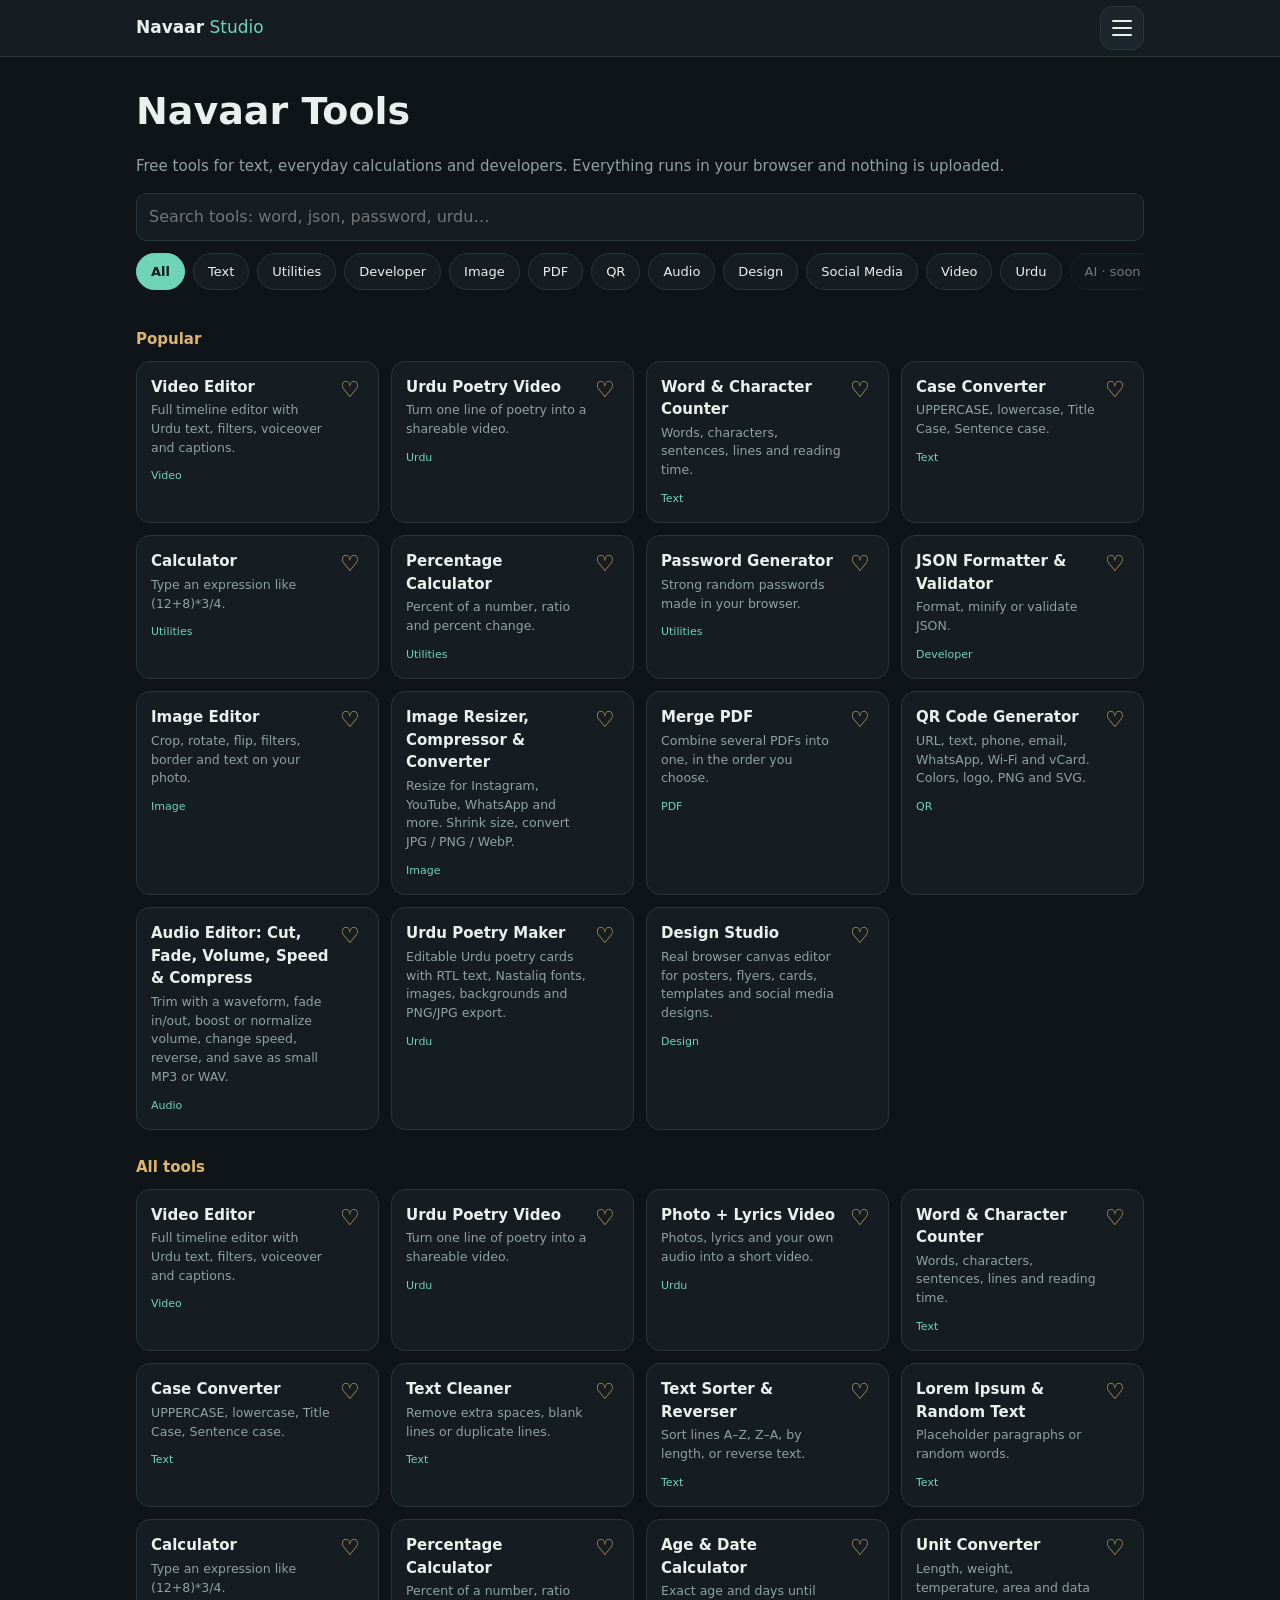
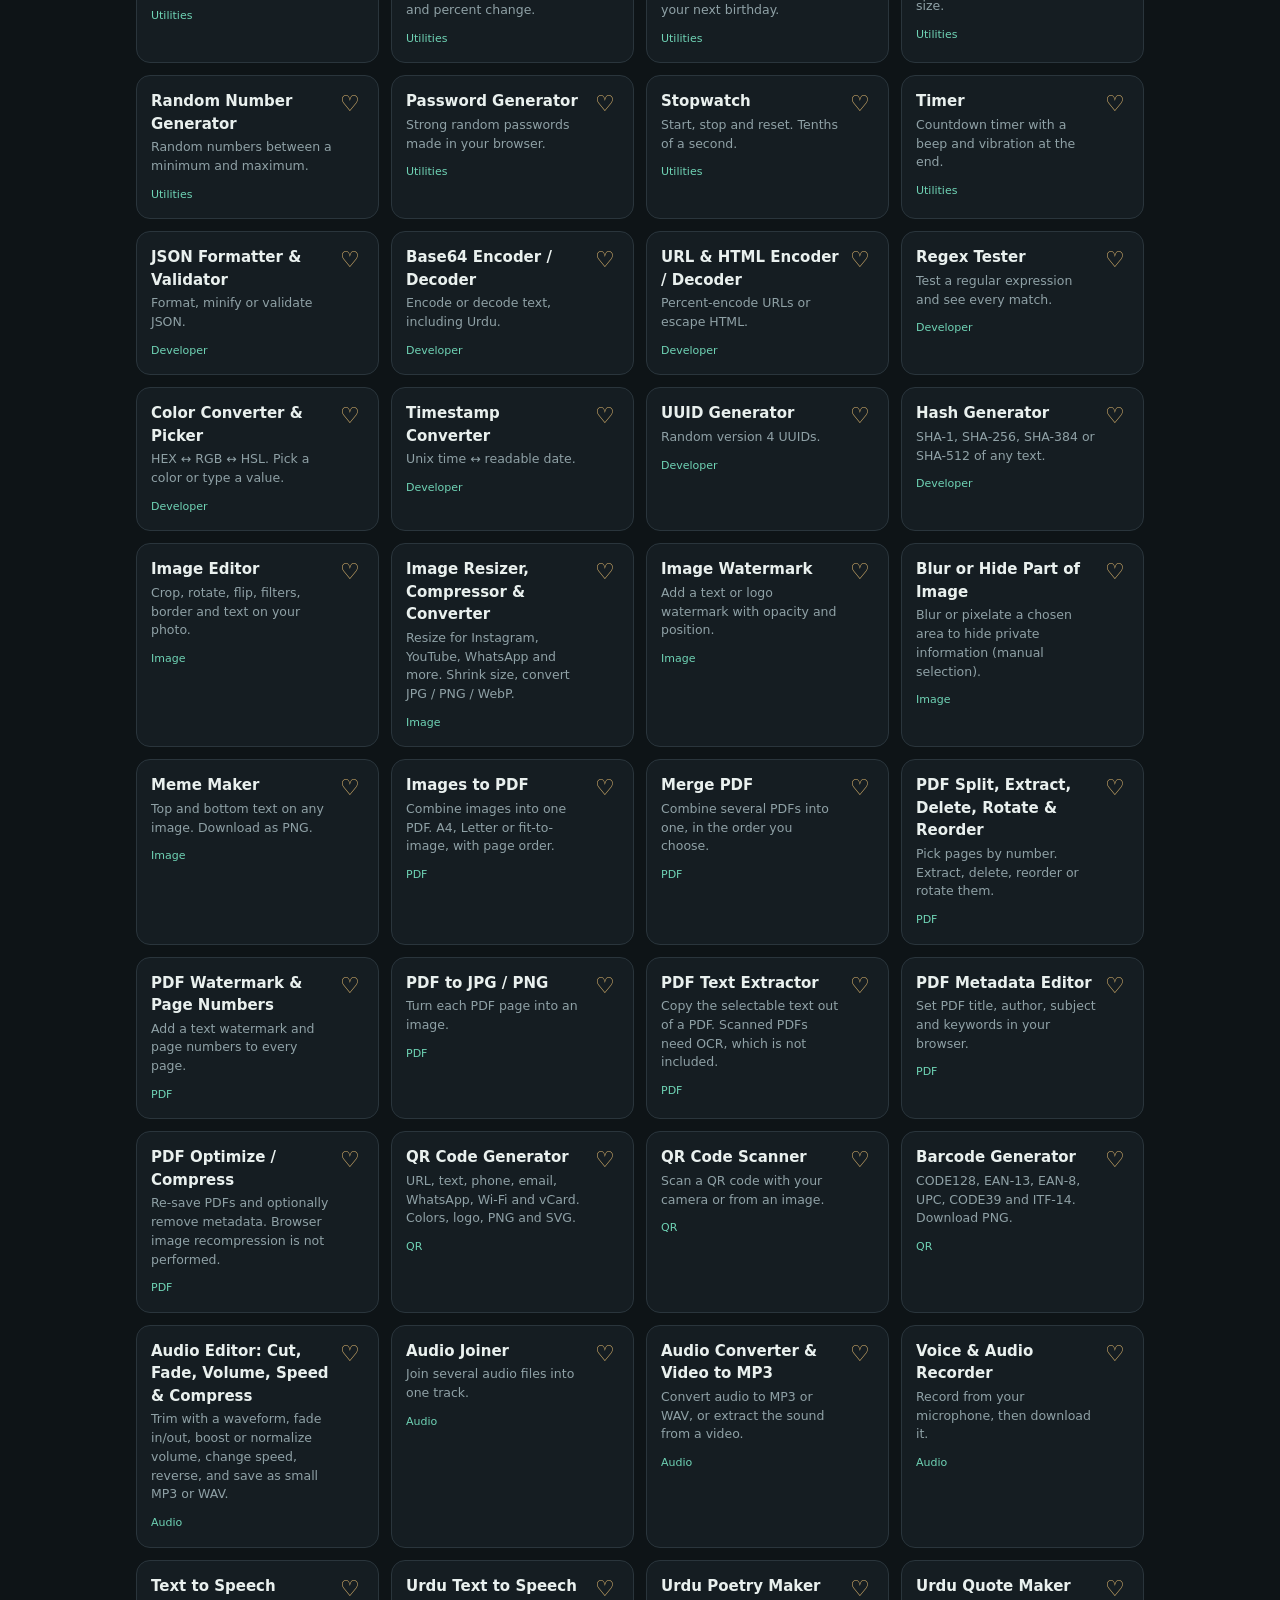
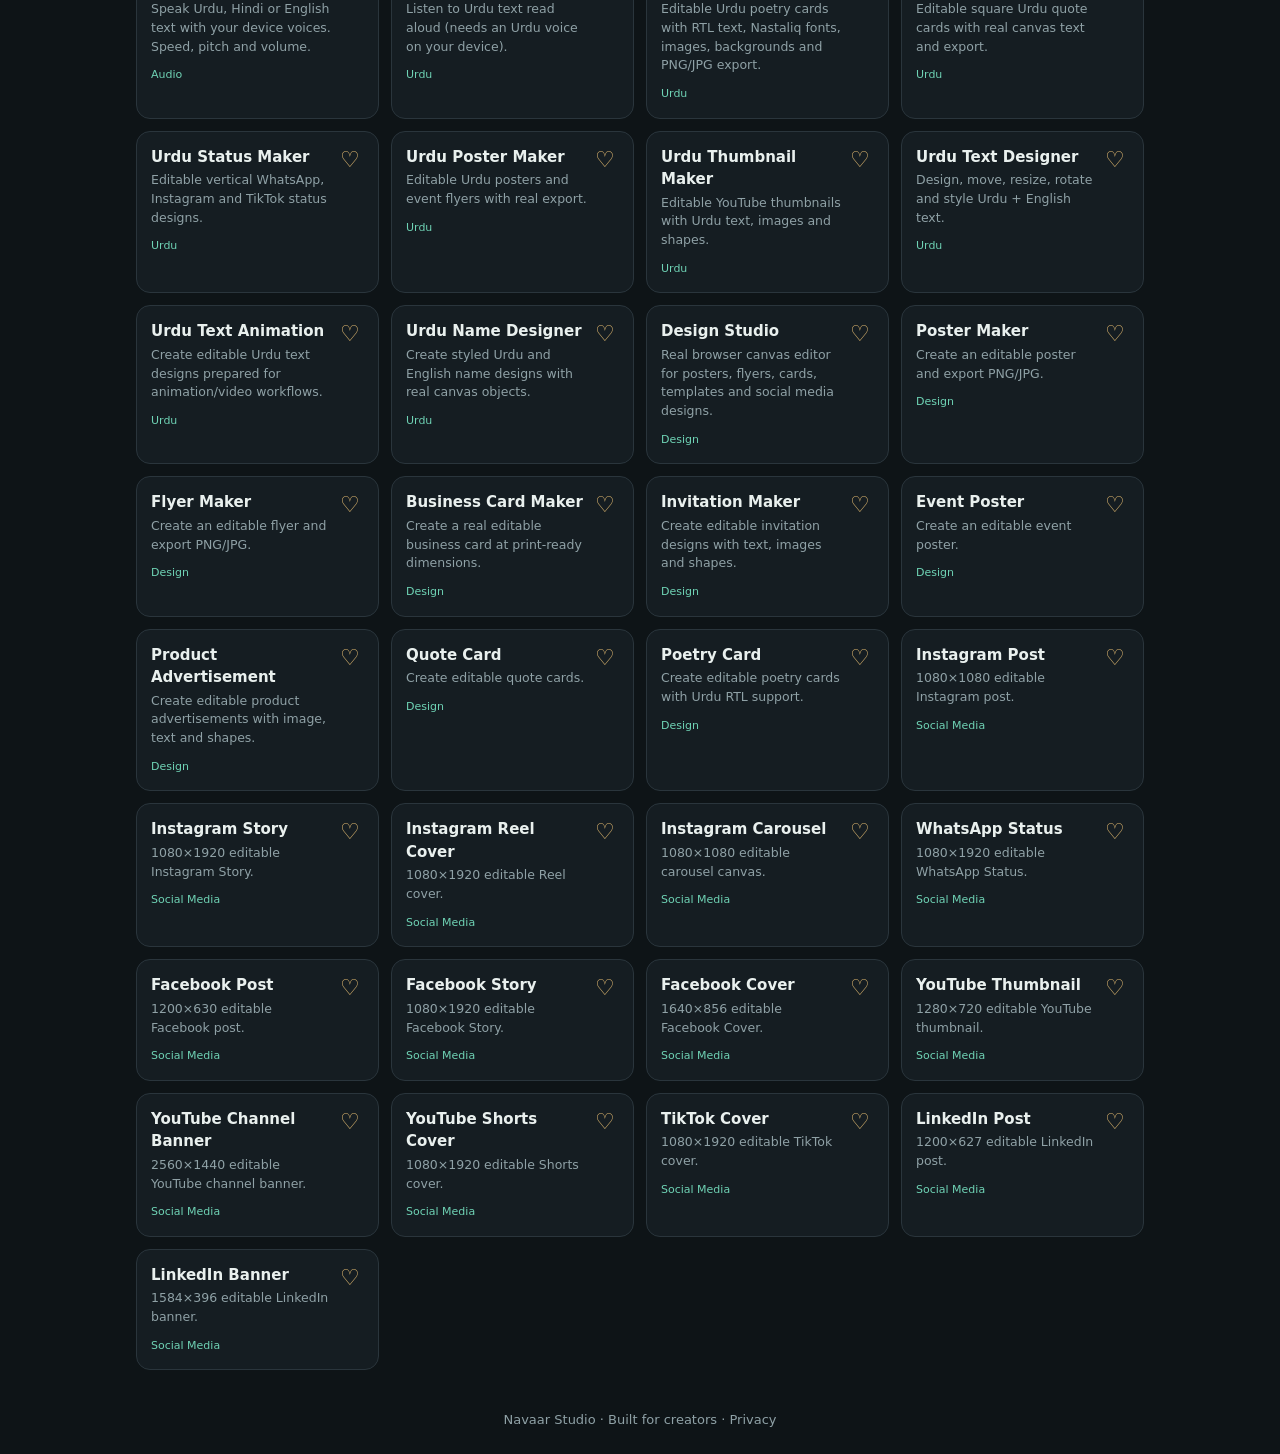
<file: tools.html>
<!DOCTYPE html>
<html lang="en"><head><meta charset="utf-8"><meta name="viewport" content="width=device-width,initial-scale=1">
<title>Free Online Tools — Text, Utilities & Developer | Navaar Studio</title>
<meta name="description" content="Free browser tools: word counter, case converter, JSON formatter, Base64, password generator, calculators and more. Everything runs in your browser.">
<link rel="canonical" href="https://nauman-ai-786.github.io/Navaar-studio/tools.html"><meta name="theme-color" content="#0c1214">
<style>
:root{--bg:#0e1417;--p:#151d22;--p2:#1c262c;--ln:#2a353c;--tx:#e9f0ee;--mu:#8fa1a6;--ac:#6fd3b5;--go:#dcb56e}
*{box-sizing:border-box}html,body{margin:0}body{background:var(--bg);color:var(--tx);font:15px/1.5 system-ui,-apple-system,Segoe UI,sans-serif;overflow-x:hidden}
a{color:inherit;text-decoration:none}.w{max-width:1040px;margin:0 auto;padding:0 16px}
header{border-bottom:1px solid var(--ln);background:var(--p)}header .w{display:flex;align-items:center;justify-content:space-between;height:56px}
.brand{font-weight:800;font-size:17px}.brand span{color:var(--ac);font-weight:400}header nav a{color:var(--mu);margin-left:14px;font-size:14px}
h1{font-size:clamp(26px,6vw,38px);margin:26px 0 6px}h2{font-size:15px;color:var(--go);margin:26px 0 10px}.mu{color:var(--mu)}
#q,textarea,select,input{width:100%;background:var(--p);border:1px solid var(--ln);border-radius:10px;color:var(--tx);padding:11px 12px;font:inherit;font-size:16px}
textarea{resize:vertical;min-height:120px}input[type=color]{height:44px;padding:3px}:focus-visible{outline:2px solid var(--ac);outline-offset:2px}
.chips{display:flex;gap:8px;overflow-x:auto;padding:12px 0}.chip{flex:0 0 auto;border:1px solid var(--ln);background:var(--p);color:var(--tx);border-radius:99px;padding:8px 14px;cursor:pointer;font:inherit;font-size:13px}
.chip.on{background:var(--ac);color:#0b1a15;border-color:var(--ac);font-weight:700}.chip:disabled{opacity:.45;cursor:default}
.grid{display:grid;grid-template-columns:repeat(auto-fill,minmax(230px,1fr));gap:12px}
.card{position:relative;background:var(--p);border:1px solid var(--ln);border-radius:14px}.card:hover{border-color:var(--ac)}
.card a{display:block;padding:14px 46px 14px 14px;min-height:96px}.card b{display:block}.card span{display:block;color:var(--mu);font-size:12.5px;margin:3px 0 6px}.card i{font-style:normal;font-size:11px;color:var(--ac)}
.fv{position:absolute;top:8px;right:8px;background:none;border:0;color:var(--go);font-size:22px;cursor:pointer;width:40px;height:40px}
.b{background:var(--p2);color:var(--tx);border:1px solid var(--ln);border-radius:10px;padding:11px 16px;font:inherit;cursor:pointer;min-height:44px}.b:hover{border-color:var(--ac)}.pri{background:var(--ac);color:#0b1a15;border-color:var(--ac);font-weight:700}
label{display:block;color:var(--mu);font-size:13px;margin-bottom:12px}label>*{margin-top:5px}
.row{display:flex;gap:8px;flex-wrap:wrap;margin:12px 0}pre{white-space:pre-wrap;word-break:break-word;background:var(--p);border:1px solid var(--ln);border-radius:10px;padding:14px;min-height:80px;margin:0;font:14px/1.6 ui-monospace,Menlo,monospace}
.big{font-size:52px;font-weight:800;font-variant-numeric:tabular-nums;text-align:center;margin:10px 0}.note{font-size:12.5px;color:var(--mu);margin-top:16px}#st{color:var(--ac);font-size:13px;min-height:20px}
a.b{display:inline-block;text-align:center;line-height:20px}
footer{margin:40px 0 24px;text-align:center;color:var(--mu);font-size:13px}
</style></head><body>
<header><div class="w"><a class="brand" href="index.html">Navaar<span> Studio</span></a><nav><a href="index.html">Home</a><a href="editor.html">Editor</a><a href="tools.html">Tools</a></nav></div></header>
<main class="w" id="app"></main>
<footer>Navaar Studio · Built for creators · <a href="privacy.html">Privacy</a></footer>
<script>
const $=s=>document.querySelector(s),LS={g(k,d){try{return JSON.parse(localStorage.getItem(k))||d}catch(e){return d}},s(k,v){try{localStorage.setItem(k,JSON.stringify(v))}catch(e){}}};
let fav=LS.g('nv-fav',[]),rec=LS.g('nv-rec',[]),cat='',clean=null;
const W='lorem ipsum dolor sit amet consectetur adipiscing elit sed do eiusmod tempor incididunt ut labore et dolore magna aliqua enim minim veniam quis nostrud exercitation ullamco laboris nisi aliquip commodo consequat'.split(' ');
const U=[['km → miles',x=>x*.621371],['miles → km',x=>x/.621371],['m → feet',x=>x*3.28084],['feet → m',x=>x/3.28084],['cm → inches',x=>x/2.54],['inches → cm',x=>x*2.54],['kg → pounds',x=>x*2.20462],['pounds → kg',x=>x/2.20462],['g → ounces',x=>x/28.3495],['°C → °F',x=>x*9/5+32],['°F → °C',x=>(x-32)*5/9],['m² → ft²',x=>x*10.7639],['ft² → m²',x=>x/10.7639],['KB → MB',x=>x/1024],['MB → GB',x=>x/1024],['GB → MB',x=>x*1024]];
const hx=b=>[...new Uint8Array(b)].map(x=>x.toString(16).padStart(2,'0')).join(''),pick=n=>{const a=new Uint32Array(n);crypto.getRandomValues(a);return a};
const T=[
{id:'editor',cat:'Video',n:'Video Editor',d:'Full timeline editor with Urdu text, filters, voiceover and captions.',href:'editor.html',pop:1},
{id:'poetry',cat:'Urdu',n:'Urdu Poetry Video',d:'Turn one line of poetry into a shareable video.',href:'index.html#studio',pop:1},
{id:'lyrics',cat:'Urdu',n:'Photo + Lyrics Video',d:'Photos, lyrics and your own audio into a short video.',href:'index.html#photoVideo'},
{id:'wc',cat:'Text',n:'Word & Character Counter',d:'Words, characters, sentences, lines and reading time.',k:'count sentence counter',pop:1,f:[['t','Your text']],run:([s])=>{const w=(s.match(/\S+/g)||[]).length;return`Words: ${w}\nCharacters: ${s.length}\nCharacters (no spaces): ${s.replace(/\s/g,'').length}\nSentences: ${(s.match(/[^.!?۔؟]+[.!?۔؟]*/g)||[]).filter(x=>x.trim()).length}\nLines: ${s?s.split('\n').length:0}\nParagraphs: ${s.split(/\n\s*\n/).filter(x=>x.trim()).length}\nReading time: ${Math.max(w?1:0,Math.ceil(w/200))} min`}},
{id:'case',cat:'Text',n:'Case Converter',d:'UPPERCASE, lowercase, Title Case, Sentence case.',k:'uppercase lowercase title',pop:1,f:[['t','Your text'],['sel','Convert to',['UPPERCASE','lowercase','Title Case','Sentence case','tOGGLE cASE']]],run:([s,m])=>m=='UPPERCASE'?s.toUpperCase():m=='lowercase'?s.toLowerCase():m=='Title Case'?s.toLowerCase().replace(/(^|\s)\S/g,c=>c.toUpperCase()):m=='Sentence case'?s.toLowerCase().replace(/(^\s*|[.!?]\s+)(\S)/g,(a,b,c)=>b+c.toUpperCase()):[...s].map(c=>c==c.toUpperCase()?c.toLowerCase():c.toUpperCase()).join('')},
{id:'clean',cat:'Text',n:'Text Cleaner',d:'Remove extra spaces, blank lines or duplicate lines.',k:'spaces duplicate lines formatter',f:[['t','Your text'],['sel','Action',['Remove extra spaces','Remove blank lines','Remove duplicate lines','Trim every line']]],run:([s,m])=>m[7]=='e'&&m[8]=='x'?s.replace(/[ \t]+/g,' ').trim():m=='Remove blank lines'?s.split('\n').filter(l=>l.trim()).join('\n'):m=='Remove duplicate lines'?[...new Set(s.split('\n'))].join('\n'):s.split('\n').map(l=>l.trim()).join('\n')},
{id:'sort',cat:'Text',n:'Text Sorter & Reverser',d:'Sort lines A–Z, Z–A, by length, or reverse text.',k:'reverse sort',f:[['t','Your text'],['sel','Action',['Sort A–Z','Sort Z–A','Sort by length','Reverse lines','Reverse words','Reverse characters']]],run:([s,m])=>{const l=s.split('\n');return m=='Sort A–Z'?l.sort((a,b)=>a.localeCompare(b)).join('\n'):m=='Sort Z–A'?l.sort((a,b)=>b.localeCompare(a)).join('\n'):m=='Sort by length'?l.sort((a,b)=>a.length-b.length).join('\n'):m=='Reverse lines'?l.reverse().join('\n'):m=='Reverse words'?s.split(/\s+/).reverse().join(' '):[...s].reverse().join('')}},
{id:'lorem',cat:'Text',n:'Lorem Ipsum & Random Text',d:'Placeholder paragraphs or random words.',k:'random text generator',gen:1,f:[['n','Paragraphs',3],['sel','Type',['Lorem ipsum','Random words']]],run:([n,m])=>Array.from({length:Math.min(20,Math.max(1,+n||1))},()=>{const a=pick(60);return[...a].map(x=>W[x%W.length]).slice(0,m=='Random words'?30:50).join(' ')+'.'}).join('\n\n')},
{id:'calc',cat:'Utilities',n:'Calculator',d:'Type an expression like (12+8)*3/4.',k:'math',pop:1,f:[['s','Expression','(12+8)*3/4']],run:([s])=>{if(!s.trim())return'';if(!/^[0-9+\-*/().%\s^]+$/.test(s))return'Use numbers and + - * / ( ) % ^ only.';const r=Function('return '+s.replace(/\^/g,'**'))();return isFinite(r)?String(+r.toFixed(10)):'Cannot calculate this.'}},
{id:'pct',cat:'Utilities',n:'Percentage Calculator',d:'Percent of a number, ratio and percent change.',k:'percentage',pop:1,f:[['n','Number A',20],['n','Number B',150],['sel','Question',['A% of B','A is what % of B','% change from A to B']]],run:([a,b,m])=>{a=+a;b=+b;return m=='A% of B'?`${a}% of ${b} = ${a*b/100}`:m=='A is what % of B'?`${a} is ${(a/b*100).toFixed(2)}% of ${b}`:`Change from ${a} to ${b} = ${((b-a)/a*100).toFixed(2)}%`}},
{id:'age',cat:'Utilities',n:'Age & Date Calculator',d:'Exact age and days until your next birthday.',k:'date calculator birthday',f:[['d','Date of birth']],run:([s])=>{const b=new Date(s),n=new Date();if(!s||isNaN(b))return'Please choose a date.';let y=n.getFullYear()-b.getFullYear(),m=n.getMonth()-b.getMonth(),d=n.getDate()-b.getDate();if(d<0){m--;d+=new Date(n.getFullYear(),n.getMonth(),0).getDate()}if(m<0){y--;m+=12}let x=new Date(n.getFullYear(),b.getMonth(),b.getDate());if(x<new Date(n.getFullYear(),n.getMonth(),n.getDate()))x.setFullYear(x.getFullYear()+1);return`Age: ${y} years, ${m} months, ${d} days\nTotal days lived: ${Math.floor((n-b)/864e5)}\nNext birthday in: ${Math.ceil((x-n)/864e5)} days`}},
{id:'unit',cat:'Utilities',n:'Unit Converter',d:'Length, weight, temperature, area and data size.',k:'length weight temperature area data converter',f:[['n','Value',1],['sel','Convert',U.map(u=>u[0])]],run:([v,m])=>{const r=U.find(u=>u[0]==m)[1](+v);return isNaN(r)?'Enter a number.':`${v} ${m.split(' → ')[0]} = ${+r.toFixed(6)} ${m.split(' → ')[1]}`}},
{id:'rand',cat:'Utilities',n:'Random Number Generator',d:'Random numbers between a minimum and maximum.',gen:1,f:[['n','Minimum',1],['n','Maximum',100],['n','How many',5]],run:([a,b,n])=>{a=Math.ceil(+a);b=Math.floor(+b);if(!(b>=a))return'Maximum must be larger than minimum.';return[...pick(Math.min(100,Math.max(1,+n||1)))].map(x=>a+x%(b-a+1)).join(', ')}},
{id:'pw',cat:'Utilities',n:'Password Generator',d:'Strong random passwords made in your browser.',k:'strong password',pop:1,gen:1,f:[['n','Length',16],['sel','Characters',['Letters + digits + symbols','Letters + digits','Digits only']],['n','How many',3]],run:([n,m,c])=>{const s='abcdefghijklmnopqrstuvwxyzABCDEFGHIJKLMNOPQRSTUVWXYZ',d='0123456789',y='!@#$%^&*()-_=+?',p=m[0]=='D'?d:m[8]=='+'&&m.length<20?s+d:s+d+y;return Array.from({length:Math.min(20,+c||1)},()=>[...pick(Math.min(128,Math.max(4,+n||16)))].map(x=>p[x%p.length]).join('')).join('\n')}},
{id:'sw',cat:'Utilities',n:'Stopwatch',d:'Start, stop and reset. Tenths of a second.',cu:b=>{let a=0,t0=0,iv=0;b.innerHTML='<div class="big" id="sw">00:00.0</div><div class="row"><button class="b pri" id="a">Start</button><button class="b" id="r">Reset</button></div>';const sh=()=>{const s=(a+(iv?Date.now()-t0:0))/1e3;$('#sw').textContent=String(Math.floor(s/60)).padStart(2,'0')+':'+(s%60).toFixed(1).padStart(4,'0')};$('#a').onclick=()=>{if(iv){a+=Date.now()-t0;clearInterval(iv);iv=0;$('#a').textContent='Start'}else{t0=Date.now();iv=setInterval(sh,100);$('#a').textContent='Stop'}sh()};$('#r').onclick=()=>{clearInterval(iv);iv=0;a=0;$('#a').textContent='Start';sh()};clean=()=>clearInterval(iv)}},
{id:'timer',cat:'Utilities',n:'Timer',d:'Countdown timer with a beep and vibration at the end.',cu:b=>{let iv=0;b.innerHTML='<div class="row"><input id="m" type="number" min="0" value="5" aria-label="Minutes" style="width:110px"><input id="s" type="number" min="0" max="59" value="0" aria-label="Seconds" style="width:110px"></div><div class="big" id="tt">05:00</div><div class="row"><button class="b pri" id="a">Start</button><button class="b" id="r">Reset</button></div>';const f=n=>String(Math.floor(n/60)).padStart(2,'0')+':'+String(n%60).padStart(2,'0'),rs=()=>{clearInterval(iv);iv=0;$('#tt').textContent=f((+$('#m').value||0)*60+(+$('#s').value||0));$('#a').textContent='Start'};$('#m').oninput=$('#s').oninput=rs;$('#r').onclick=rs;$('#a').onclick=()=>{if(iv)return rs();let e=Date.now()+((+$('#m').value||0)*60+(+$('#s').value||0))*1e3;$('#a').textContent='Stop';iv=setInterval(()=>{const l=Math.max(0,Math.ceil((e-Date.now())/1e3));$('#tt').textContent=f(l);if(!l){clearInterval(iv);iv=0;$('#a').textContent='Start';$('#tt').textContent='Time is up!';try{navigator.vibrate(500);const c=new AudioContext(),o=c.createOscillator();o.connect(c.destination);o.start();o.stop(c.currentTime+.6)}catch(x){}}},250)};clean=()=>clearInterval(iv)}},
{id:'json',cat:'Developer',n:'JSON Formatter & Validator',d:'Format, minify or validate JSON.',k:'json minifier',pop:1,f:[['t','JSON'],['sel','Action',['Format','Minify','Validate']]],run:([s,m])=>{if(!s.trim())return'';try{const j=JSON.parse(s);return m=='Format'?JSON.stringify(j,null,2):m=='Minify'?JSON.stringify(j):'Valid JSON ✓'}catch(e){return'Invalid JSON: '+e.message}}},
{id:'b64',cat:'Developer',n:'Base64 Encoder / Decoder',d:'Encode or decode text, including Urdu.',k:'base64',f:[['t','Text'],['sel','Action',['Encode','Decode']]],run:([s,m])=>{try{return m=='Encode'?btoa(String.fromCharCode(...new TextEncoder().encode(s))):new TextDecoder().decode(Uint8Array.from(atob(s.trim()),c=>c.charCodeAt(0)))}catch(e){return'This is not valid Base64.'}}},
{id:'url',cat:'Developer',n:'URL & HTML Encoder / Decoder',d:'Percent-encode URLs or escape HTML.',k:'url encode decode html',f:[['t','Text'],['sel','Action',['URL encode','URL decode','HTML encode','HTML decode']]],run:([s,m])=>{try{return m=='URL encode'?encodeURIComponent(s):m=='URL decode'?decodeURIComponent(s):m=='HTML encode'?s.replace(/[&<>"']/g,c=>'&#'+c.charCodeAt(0)+';'):new DOMParser().parseFromString(s,'text/html').documentElement.textContent}catch(e){return'Could not convert this text.'}}},
{id:'regex',cat:'Developer',n:'Regex Tester',d:'Test a regular expression and see every match.',f:[['s','Pattern','\\d+'],['s','Flags','g'],['t','Test text']],run:([p,f,s])=>{if(!p)return'';try{const r=new RegExp(p,f.includes('g')?f:f+'g'),m=[...s.matchAll(r)];return m.length?m.length+' match(es):\n'+m.map(x=>`"${x[0]}" at ${x.index}`).join('\n'):'No matches.'}catch(e){return'Invalid pattern: '+e.message}}},
{id:'color',cat:'Developer',n:'Color Converter & Picker',d:'HEX ↔ RGB ↔ HSL. Pick a color or type a value.',k:'hex rgb color picker',f:[['c','Pick a color','#6fd3b5'],['s','Or type HEX / rgb(r,g,b)']],run:([c,s])=>{let r,g,b,v=(s||'').trim()||c,m;if(m=v.match(/^#?([0-9a-f]{6})$/i)){const n=parseInt(m[1],16);r=n>>16;g=n>>8&255;b=n&255}else if(m=v.match(/(\d+)\D+(\d+)\D+(\d+)/)){[r,g,b]=m.slice(1).map(Number)}else return'Enter a color like #6fd3b5 or rgb(111,211,181).';if([r,g,b].some(x=>x>255))return'RGB values must be 0–255.';const R=r/255,G=g/255,B=b/255,mx=Math.max(R,G,B),mn=Math.min(R,G,B),l=(mx+mn)/2,d=mx-mn;let h=0,sa=0;if(d){sa=d/(1-Math.abs(2*l-1));h=mx==R?((G-B)/d)%6:mx==G?(B-R)/d+2:(R-G)/d+4;h=(h*60+360)%360}return`HEX: #${[r,g,b].map(x=>x.toString(16).padStart(2,'0')).join('')}\nRGB: rgb(${r}, ${g}, ${b})\nHSL: hsl(${Math.round(h)}, ${Math.round(sa*100)}%, ${Math.round(l*100)}%)`}},
{id:'ts',cat:'Developer',n:'Timestamp Converter',d:'Unix time ↔ readable date.',k:'unix epoch',f:[['s','Unix seconds or a date',String(Math.floor(Date.now()/1e3))]],run:([s])=>{s=s.trim();const d=/^\d{9,13}$/.test(s)?new Date(s.length>11?+s:+s*1e3):new Date(s);return isNaN(d)?'Enter a Unix timestamp or a date like 2026-09-29 10:30.':`Unix: ${Math.floor(d/1e3)}\nISO: ${d.toISOString()}\nLocal: ${d.toString()}`}},
{id:'uuid',cat:'Developer',n:'UUID Generator',d:'Random version 4 UUIDs.',gen:1,f:[['n','How many',5]],run:([n])=>Array.from({length:Math.min(50,Math.max(1,+n||1))},()=>crypto.randomUUID()).join('\n')},
{id:'hash',cat:'Developer',n:'Hash Generator',d:'SHA-1, SHA-256, SHA-384 or SHA-512 of any text.',k:'sha checksum',f:[['t','Text'],['sel','Algorithm',['SHA-256','SHA-1','SHA-384','SHA-512']]],run:async([s,m])=>s?hx(await crypto.subtle.digest(m,new TextEncoder().encode(s))):''}
,
{id:"imgedit",cat:"Image",n:"Image Editor",d:"Crop, rotate, flip, filters, border and text on your photo.",k:"crop rotate flip brightness contrast blur grayscale border text",x:1,pop:1},
{id:"imgsize",cat:"Image",n:"Image Resizer, Compressor & Converter",d:"Resize for Instagram, YouTube, WhatsApp and more. Shrink size, convert JPG / PNG / WebP.",k:"compress converter jpg png webp resize instagram facebook linkedin tiktok",x:1,pop:1},
{id:"imgwm",cat:"Image",n:"Image Watermark",d:"Add a text or logo watermark with opacity and position.",k:"logo watermark",x:1},
{id:"imgblur",cat:"Image",n:"Blur or Hide Part of Image",d:"Blur or pixelate a chosen area to hide private information (manual selection).",k:"privacy face blur pixelate",x:1},
{id:"meme",cat:"Image",n:"Meme Maker",d:"Top and bottom text on any image. Download as PNG.",k:"",x:1},
{id:"img2pdf",cat:"PDF",n:"Images to PDF",d:"Combine images into one PDF. A4, Letter or fit-to-image, with page order.",k:"jpg to pdf png to pdf",x:1},
{id:"pdfmerge",cat:"PDF",n:"Merge PDF",d:"Combine several PDFs into one, in the order you choose.",k:"join combine",x:1,pop:1},
{id:"pdfpages",cat:"PDF",n:"PDF Split, Extract, Delete, Rotate & Reorder",d:"Pick pages by number. Extract, delete, reorder or rotate them.",k:"split reorder rotate pages",x:1},
{id:"pdfmark",cat:"PDF",n:"PDF Watermark & Page Numbers",d:"Add a text watermark and page numbers to every page.",k:"page number",x:1},
{id:"pdf2img",cat:"PDF",n:"PDF to JPG / PNG",d:"Turn each PDF page into an image.",k:"pdf to jpg pdf to png",x:1},
{id:"pdftext",cat:"PDF",n:"PDF Text Extractor",d:"Copy the selectable text out of a PDF. Scanned PDFs need OCR, which is not included.",k:"extract text",x:1},
{id:"pdfmeta",cat:"PDF",n:"PDF Metadata Editor",d:"Set PDF title, author, subject and keywords in your browser.",k:"metadata title author subject keywords",x:2},
{id:"pdfcompress",cat:"PDF",n:"PDF Optimize / Compress",d:"Re-save PDFs and optionally remove metadata. Browser image recompression is not performed.",k:"compress optimize pdf reduce metadata",x:2},
{id:"qr",cat:"QR",n:"QR Code Generator",d:"URL, text, phone, email, WhatsApp, Wi-Fi and vCard. Colors, logo, PNG and SVG.",k:"qr code wifi whatsapp vcard",x:1,pop:1},
{id:"qrscan",cat:"QR",n:"QR Code Scanner",d:"Scan a QR code with your camera or from an image.",k:"scan camera",x:1},
{id:"barcode",cat:"QR",n:"Barcode Generator",d:"CODE128, EAN-13, EAN-8, UPC, CODE39 and ITF-14. Download PNG.",k:"ean upc code128",x:1}
,
{id:"audioedit",cat:"Audio",n:"Audio Editor: Cut, Fade, Volume, Speed & Compress",d:"Trim with a waveform, fade in/out, boost or normalize volume, change speed, reverse, and save as small MP3 or WAV.",k:"audio cutter trimmer volume booster normalizer fade speed changer compressor waveform",x:2,pop:1},
{id:"audiojoin",cat:"Audio",n:"Audio Joiner",d:"Join several audio files into one track.",k:"merge combine mp3",x:2},
{id:"audioconv",cat:"Audio",n:"Audio Converter & Video to MP3",d:"Convert audio to MP3 or WAV, or extract the sound from a video.",k:"extract audio from video mp3 wav",x:2},
{id:"recorder",cat:"Audio",n:"Voice & Audio Recorder",d:"Record from your microphone, then download it.",k:"microphone record voice",x:2},
{id:"tts",cat:"Audio",n:"Text to Speech",d:"Speak Urdu, Hindi or English text with your device voices. Speed, pitch and volume.",k:"voice speech reader",x:2},
{id:"urdutts",cat:"Urdu",n:"Urdu Text to Speech",d:"Listen to Urdu text read aloud (needs an Urdu voice on your device).",k:"urdu voice speech",x:2},
{id:"urdupoetry",cat:"Urdu",n:"Urdu Poetry Maker",d:"Editable Urdu poetry cards with RTL text, Nastaliq fonts, images, backgrounds and PNG/JPG export.",k:"urdu shayari calligraphy nastaliq",x:3,pop:1},
{id:"urduquote",cat:"Urdu",n:"Urdu Quote Maker",d:"Editable square Urdu quote cards with real canvas text and export.",k:"urdu quote calligraphy",x:3},
{id:"urdustatus",cat:"Urdu",n:"Urdu Status Maker",d:"Editable vertical WhatsApp, Instagram and TikTok status designs.",k:"urdu status story whatsapp",x:3},
{id:"urduposter",cat:"Urdu",n:"Urdu Poster Maker",d:"Editable Urdu posters and event flyers with real export.",k:"urdu poster flyer",x:3},
{id:"urduthumb",cat:"Urdu",n:"Urdu Thumbnail Maker",d:"Editable YouTube thumbnails with Urdu text, images and shapes.",k:"urdu thumbnail youtube",x:3},
{id:"urdutext",cat:"Urdu",n:"Urdu Text Designer",d:"Design, move, resize, rotate and style Urdu + English text.",k:"urdu text designer rtl",x:3},
{id:"urduanim",cat:"Urdu",n:"Urdu Text Animation",d:"Create editable Urdu text designs prepared for animation/video workflows.",k:"urdu animation text",x:3},
{id:"urduname",cat:"Urdu",n:"Urdu Name Designer",d:"Create styled Urdu and English name designs with real canvas objects.",k:"urdu name design",x:3},
{id:"design",cat:"Design",n:"Design Studio",d:"Real browser canvas editor for posters, flyers, cards, templates and social media designs.",k:"poster flyer business card invitation instagram story youtube thumbnail banner facebook linkedin tiktok whatsapp social media",x:3,pop:1},
{id:"poster",cat:"Design",n:"Poster Maker",d:"Create an editable poster and export PNG/JPG.",x:3},
{id:"flyer",cat:"Design",n:"Flyer Maker",d:"Create an editable flyer and export PNG/JPG.",x:3},
{id:"businesscard",cat:"Design",n:"Business Card Maker",d:"Create a real editable business card at print-ready dimensions.",x:3},
{id:"invitation",cat:"Design",n:"Invitation Maker",d:"Create editable invitation designs with text, images and shapes.",x:3},
{id:"eventposter",cat:"Design",n:"Event Poster",d:"Create an editable event poster.",x:3},
{id:"productad",cat:"Design",n:"Product Advertisement",d:"Create editable product advertisements with image, text and shapes.",x:3},
{id:"quotecard",cat:"Design",n:"Quote Card",d:"Create editable quote cards.",x:3},
{id:"poetrycard",cat:"Design",n:"Poetry Card",d:"Create editable poetry cards with Urdu RTL support.",x:3},
{id:"instapost",cat:"Social Media",n:"Instagram Post",d:"1080×1080 editable Instagram post.",x:3},
{id:"instastory",cat:"Social Media",n:"Instagram Story",d:"1080×1920 editable Instagram Story.",x:3},
{id:"reelcover",cat:"Social Media",n:"Instagram Reel Cover",d:"1080×1920 editable Reel cover.",x:3},
{id:"carousel",cat:"Social Media",n:"Instagram Carousel",d:"1080×1080 editable carousel canvas.",x:3},
{id:"whatsappstatus",cat:"Social Media",n:"WhatsApp Status",d:"1080×1920 editable WhatsApp Status.",x:3},
{id:"fbpost",cat:"Social Media",n:"Facebook Post",d:"1200×630 editable Facebook post.",x:3},
{id:"fbstory",cat:"Social Media",n:"Facebook Story",d:"1080×1920 editable Facebook Story.",x:3},
{id:"fbcover",cat:"Social Media",n:"Facebook Cover",d:"1640×856 editable Facebook Cover.",x:3},
{id:"ytthumb",cat:"Social Media",n:"YouTube Thumbnail",d:"1280×720 editable YouTube thumbnail.",x:3},
{id:"ytbanner",cat:"Social Media",n:"YouTube Channel Banner",d:"2560×1440 editable YouTube channel banner.",x:3},
{id:"ytshorts",cat:"Social Media",n:"YouTube Shorts Cover",d:"1080×1920 editable Shorts cover.",x:3},
{id:"tiktokcover",cat:"Social Media",n:"TikTok Cover",d:"1080×1920 editable TikTok cover.",x:3},
{id:"linkedinpost",cat:"Social Media",n:"LinkedIn Post",d:"1200×627 editable LinkedIn post.",x:3},
{id:"linkedinbanner",cat:"Social Media",n:"LinkedIn Banner",d:"1584×396 editable LinkedIn banner.",x:3}
];
const CATS=['Text','Utilities','Developer','Image','PDF','QR','Audio','Design','Social Media','Video','Urdu'],SOON=['AI'];
const _L={},loadJS=u=>_L[u]||(_L[u]=new Promise((r,j)=>{const s=document.createElement('script');s.src=u;s.onload=r;s.onerror=()=>{delete _L[u];j()};document.head.appendChild(s)}));
const esc=s=>String(s).replace(/[&<>"]/g,c=>'&#'+c.charCodeAt(0)+';');
function card(t){return`<div class="card"><a href="${t.href||'#'+t.id}" data-o="${t.id}"><b>${t.n}</b><span>${t.d}</span><i>${t.cat}</i></a><button class="fv" data-f="${t.id}" aria-label="Favorite ${t.n}">${fav.includes(t.id)?'♥':'♡'}</button></div>`}
function dash(){if(clean){clean();clean=null}document.title='Free Online Tools — Text, Utilities & Developer | Navaar Studio';const q=($('#q')?$('#q').value:'').toLowerCase().trim();
 const L=T.filter(t=>(!cat||t.cat==cat)&&(!q||(t.n+' '+t.d+' '+t.cat+' '+(t.k||'')).toLowerCase().includes(q))),sec=(h,a)=>a.length?`<h2>${h}</h2><div class="grid">${a.map(card).join('')}</div>`:'';let h='';
 if(!q&&!cat)h+=sec('♥ Favorites',T.filter(t=>fav.includes(t.id)))+sec('Recently used',rec.map(i=>T.find(t=>t.id==i)).filter(Boolean))+sec('Popular',T.filter(t=>t.pop));
 h+=sec(q||cat?'Results':'All tools',L)+(L.length?'':'<p class="mu">No tool found. More tools are coming in the next updates.</p>');
 if(!$('#q'))$('#app').innerHTML=`<h1>Navaar Tools</h1><p class="mu">Free tools for text, everyday calculations and developers. Everything runs in your browser and nothing is uploaded.</p><input id="q" type="search" placeholder="Search tools: word, json, password, urdu…" aria-label="Search tools"><div class="chips" id="ch"></div><div id="list"></div>`;
 $('#ch').innerHTML=['All',...CATS].map(c=>`<button class="chip ${(cat||'All')==c?'on':''}" data-c="${c}">${c}</button>`).join('')+SOON.map(c=>`<button class="chip" disabled title="Coming soon">${c} · soon</button>`).join('');$('#list').innerHTML=h}
function open(t){if(clean){clean();clean=null}document.title=t.n+' — Navaar Studio';rec=[t.id,...rec.filter(x=>x!=t.id)].slice(0,6);LS.s('nv-rec',rec);
 const F=t.f||[],ch={s:'text',n:'number',d:'date',c:'color'};
 $('#app').innerHTML=`<p><a href="#" class="mu">← All tools</a></p><h1 style="margin-top:6px">${t.n}</h1><p class="mu">${t.d}</p><div id="fm">${F.map((f,i)=>`<label>${f[1]}${f[0]=='t'?`<textarea data-i="${i}" dir="auto"></textarea>`:f[0]=='sel'?`<select data-i="${i}">${f[2].map(o=>`<option>${esc(o)}</option>`).join('')}</select>`:`<input data-i="${i}" type="${ch[f[0]]}" value="${esc(f[2]??'')}">`}</label>`).join('')}</div><div id="cu"></div>
 ${t.run?`<div class="row"><button class="b pri" id="go">${t.gen?'Generate':'Run'}</button><button class="b" id="cp">Copy</button><button class="b" id="dl">Download .txt</button><button class="b" id="rs">Reset</button></div><pre id="out" aria-live="polite"></pre><div id="st"></div>`:''}<p class="note">🔒 This tool runs entirely in your browser. Nothing is uploaded.</p>`;
 if(t.x){$('#cu').innerHTML='<p class="mu">Loading tool…</p>';loadJS('tools-files.js').then(()=>t.x==3?loadJS('design-studio.js'):t.x==2?loadJS('tools-studio.js'):0).then(()=>t.x==3?NAVAAR_DESIGN.mount($('#cu'),{preset:({design:'InstagramPost',poster:'Poster',flyer:'Flyer',businesscard:'BusinessCard',invitation:'Invitation',eventposter:'EventPoster',productad:'ProductAdvertisement',quotecard:'QuoteCard',poetrycard:'PoetryCard',instapost:'InstagramPost',instastory:'InstagramStory',reelcover:'InstagramReelCover',carousel:'InstagramCarousel',whatsappstatus:'WhatsAppStatus',fbpost:'FacebookPost',fbstory:'FacebookStory',fbcover:'FacebookCover',ytthumb:'YouTubeThumbnail',ytbanner:'YouTubeChannelBanner',ytshorts:'YouTubeShortsCover',tiktokcover:'TikTokCover',linkedinpost:'LinkedInPost',linkedinbanner:'LinkedInBanner',urdupoetry:'UrduPoetry',urduquote:'UrduQuote',urdustatus:'UrduStatus',urduposter:'UrduPoster',urduthumb:'UrduThumbnail',urdutext:'UrduTextDesigner',urduanim:'UrduTextAnimation',urduname:'UrduNameDesigner'})[t.id]||'InstagramPost',urdu:t.cat==='Urdu'}):NVX[t.id]($('#cu'))).catch(()=>{$('#cu').innerHTML='<p class="mu">Could not load this tool. Please check your internet connection and try again.</p>'});clean=null;return}
 if(t.cu){t.cu($('#cu'));return}
 const go=async()=>{const v=[...document.querySelectorAll('[data-i]')].map(e=>e.value);let r;try{r=await t.run(v)}catch(e){r='Something went wrong. Please check your input and try again.'}$('#out').textContent=r||'Result will appear here.'};
 const st=m=>{$('#st').textContent=m;setTimeout(()=>$('#st').textContent='',2200)},txt=()=>{const o=$('#out').textContent;return o=='Result will appear here.'?'':o};
 $('#fm').oninput=go;$('#go').onclick=go;$('#rs').onclick=()=>open(t);
 $('#cp').onclick=async()=>{if(!txt())return st('Nothing to copy yet.');try{await navigator.clipboard.writeText(txt());st('Copied')}catch(e){st('Copy is not available in this browser.')}};
 $('#dl').onclick=()=>{if(!txt())return st('Nothing to download yet.');const a=document.createElement('a');a.href=URL.createObjectURL(new Blob([txt()],{type:'text/plain'}));a.download='navaar-'+t.id+'.txt';a.click();st('Downloaded')};go()}
function route(){const t=T.find(x=>x.id==location.hash.slice(1)&&!x.href);t?open(t):dash()}
document.addEventListener('click',e=>{const f=e.target.closest('[data-f]'),c=e.target.closest('[data-c]'),o=e.target.closest('[data-o]');
 if(f){const i=f.dataset.f;fav=fav.includes(i)?fav.filter(x=>x!=i):[...fav,i];LS.s('nv-fav',fav);dash()}
 else if(c){cat=c.dataset.c=='All'?'':c.dataset.c;dash()}
 else if(o&&T.find(x=>x.id==o.dataset.o).href){rec=[o.dataset.o,...rec.filter(x=>x!=o.dataset.o)].slice(0,6);LS.s('nv-rec',rec)}});
document.addEventListener('input',e=>{if(e.target.id=='q')dash()});addEventListener('hashchange',route);route();
</script><script src="menu.js"></script>
</body></html>
</file>
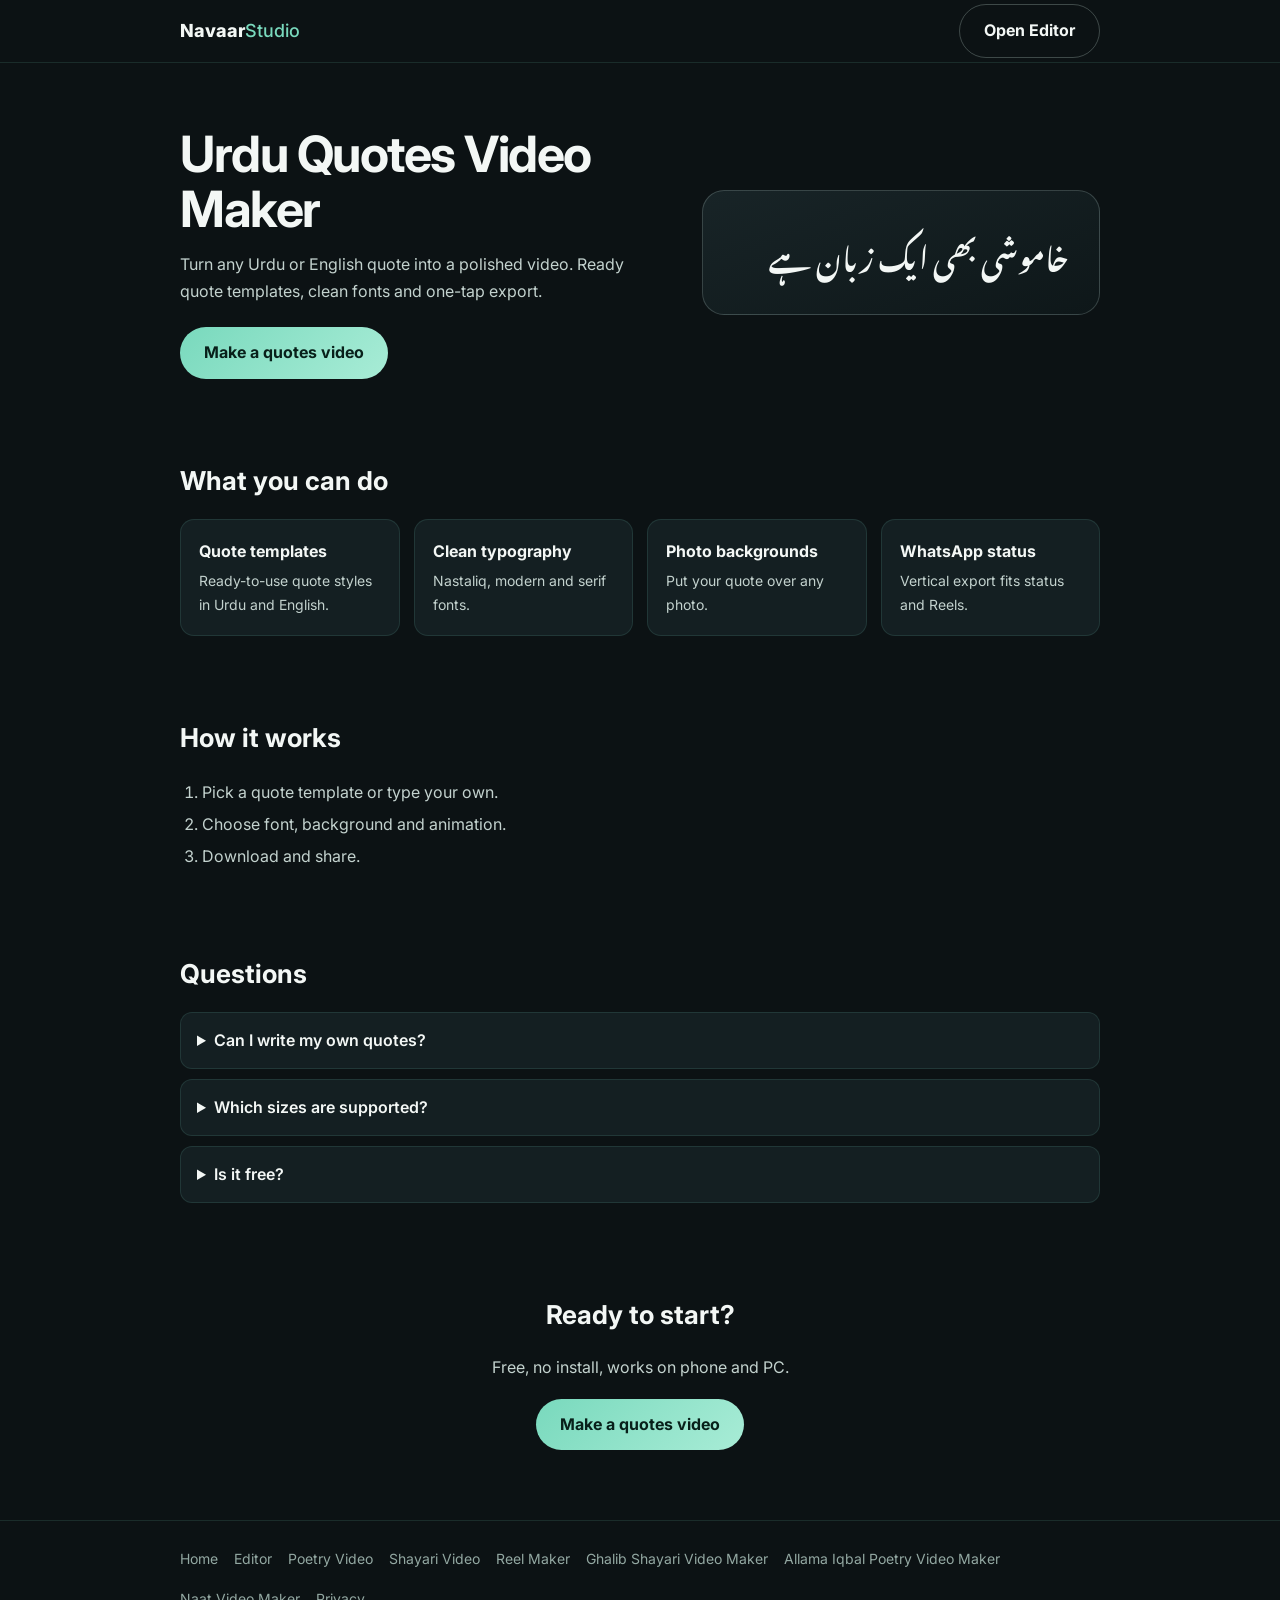
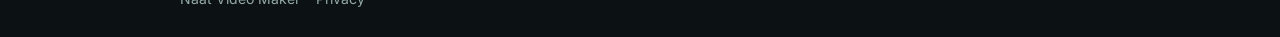
<file: urdu-quotes-video.html>
<!DOCTYPE html>
<html lang="en"><head><meta charset="utf-8"><meta name="viewport" content="width=device-width,initial-scale=1">
<title>Urdu Quotes Video Maker, Free Online | Navaar Studio</title>
<meta name="description" content="Make Urdu quotes videos online for free. Type a quote, pick a style, add a photo or music and download a vertical video for Reels, Shorts and WhatsApp status.">
<meta name="robots" content="index, follow, max-image-preview:large">
<meta name="theme-color" content="#0c1214">
<link rel="canonical" href="https://nauman-ai-786.github.io/Navaar-studio/urdu-quotes-video.html">
<link rel="icon" type="image/svg+xml" href="favicon.svg">
<meta property="og:type" content="website"><meta property="og:title" content="Urdu Quotes Video Maker, Free Online | Navaar Studio"><meta property="og:description" content="Make Urdu quotes videos online for free. Type a quote, pick a style, add a photo or music and download a vertical video for Reels, Shorts and WhatsApp status."><meta property="og:url" content="https://nauman-ai-786.github.io/Navaar-studio/urdu-quotes-video.html"><meta property="og:image" content="https://nauman-ai-786.github.io/Navaar-studio/og-image.png"><meta name="twitter:card" content="summary_large_image">
<link href="https://fonts.googleapis.com/css2?family=Inter:wght@400;600;800&family=Noto+Nastaliq+Urdu:wght@600&display=swap" rel="stylesheet">
<script type="application/ld+json">{"@context": "https://schema.org", "@graph": [{"@type": "WebApplication", "name": "Navaar Studio - Urdu Quotes Video Maker", "url": "https://nauman-ai-786.github.io/Navaar-studio/urdu-quotes-video.html", "applicationCategory": "MultimediaApplication", "operatingSystem": "Any", "offers": {"@type": "Offer", "price": "0", "priceCurrency": "USD"}}, {"@type": "FAQPage", "mainEntity": [{"@type": "Question", "name": "Can I write my own quotes?", "acceptedAnswer": {"@type": "Answer", "text": "Yes, type any Urdu or English text."}}, {"@type": "Question", "name": "Which sizes are supported?", "acceptedAnswer": {"@type": "Answer", "text": "9:16, 16:9 and 1:1."}}, {"@type": "Question", "name": "Is it free?", "acceptedAnswer": {"@type": "Answer", "text": "Yes, free with a small watermark."}}]}]}</script>
<style>*{box-sizing:border-box;margin:0;padding:0}body{background:#0c1214;color:#f3f7f5;font:16px/1.7 Inter,'Segoe UI',Arial,sans-serif}a{color:inherit;text-decoration:none}.w{max-width:960px;margin:0 auto;padding:0 20px}header{border-bottom:1px solid rgba(121,217,189,.13)}header .w{display:flex;justify-content:space-between;align-items:center;height:62px}.lg{font-weight:800;font-size:18px}.lg i{font-style:normal;color:#79d9bd;font-weight:500}.b{display:inline-block;padding:12px 24px;border-radius:999px;font-weight:700;background:linear-gradient(135deg,#79d9bd,#a8ecd6);color:#08201a}.o{background:none;border:1px solid rgba(210,235,228,.25);color:#f3f7f5}.hero{padding:64px 0 40px;display:grid;grid-template-columns:1.1fr .9fr;gap:36px;align-items:center}h1{font-size:clamp(32px,6vw,50px);line-height:1.1;letter-spacing:-.03em;margin-bottom:14px}h2{font-size:26px;margin:0 0 16px}p{color:#c3d2ce}.pv{background:linear-gradient(160deg,#182427,#0e1719);border:1px solid rgba(210,235,228,.2);border-radius:22px;padding:30px;text-align:right;direction:rtl;font:600 30px/2.1 'Noto Nastaliq Urdu',serif}sec{display:block}section{padding:40px 0}.g{display:grid;grid-template-columns:repeat(auto-fit,minmax(210px,1fr));gap:14px}.c{background:#141f22;border:1px solid rgba(121,217,189,.13);border-radius:14px;padding:18px}.c h3{font-size:16px;margin-bottom:4px}.c p{font-size:14px}ol{padding-left:22px;color:#c3d2ce;line-height:2}details{background:#141f22;border:1px solid rgba(121,217,189,.13);border-radius:12px;padding:14px 16px;margin-bottom:10px}summary{cursor:pointer;font-weight:600}details p{margin-top:8px;font-size:14.5px}.l{display:flex;gap:16px;flex-wrap:wrap;font-size:14px;color:#93a8a2}footer{border-top:1px solid rgba(121,217,189,.13);padding:26px 0;margin-top:30px;font-size:13.5px;color:#93a8a2}@media(max-width:760px){.hero{grid-template-columns:1fr;padding-top:36px}}</style></head><body>
<header><div class="w"><a class="lg" href="index.html">Navaar<i>Studio</i></a><a class="b o" href="editor.html">Open Editor</a></div></header>
<main class="w">
<div class="hero"><div><h1>Urdu Quotes Video Maker</h1><p style="margin-bottom:22px">Turn any Urdu or English quote into a polished video. Ready quote templates, clean fonts and one-tap export.</p><a class="b" href="editor.html">Make a quotes video</a></div><div class="pv" aria-hidden="true">خاموشی بھی ایک زبان ہے</div></div>
<section><h2>What you can do</h2><div class="g"><div class="c"><h3>Quote templates</h3><p>Ready-to-use quote styles in Urdu and English.</p></div><div class="c"><h3>Clean typography</h3><p>Nastaliq, modern and serif fonts.</p></div><div class="c"><h3>Photo backgrounds</h3><p>Put your quote over any photo.</p></div><div class="c"><h3>WhatsApp status</h3><p>Vertical export fits status and Reels.</p></div></div></section>
<section><h2>How it works</h2><ol><li>Pick a quote template or type your own.</li><li>Choose font, background and animation.</li><li>Download and share.</li></ol></section>
<section><h2>Questions</h2><details><summary>Can I write my own quotes?</summary><p>Yes, type any Urdu or English text.</p></details><details><summary>Which sizes are supported?</summary><p>9:16, 16:9 and 1:1.</p></details><details><summary>Is it free?</summary><p>Yes, free with a small watermark.</p></details></section>
<section style="text-align:center"><h2>Ready to start?</h2><p style="margin-bottom:18px">Free, no install, works on phone and PC.</p><a class="b" href="editor.html">Make a quotes video</a></section>
</main>
<footer><div class="w l"><a href="index.html">Home</a><a href="editor.html">Editor</a><a href="poetry-video.html">Poetry Video</a><a href="shayari-video.html">Shayari Video</a><a href="urdu-reel-maker.html">Reel Maker</a><a href="ghalib-shayari-video.html">Ghalib Shayari Video Maker</a><a href="iqbal-poetry-video.html">Allama Iqbal Poetry Video Maker</a><a href="naat-video-maker.html">Naat Video Maker</a><a href="privacy.html">Privacy</a></div></footer>
<script src="pwa.js" defer></script></body></html>
</file>
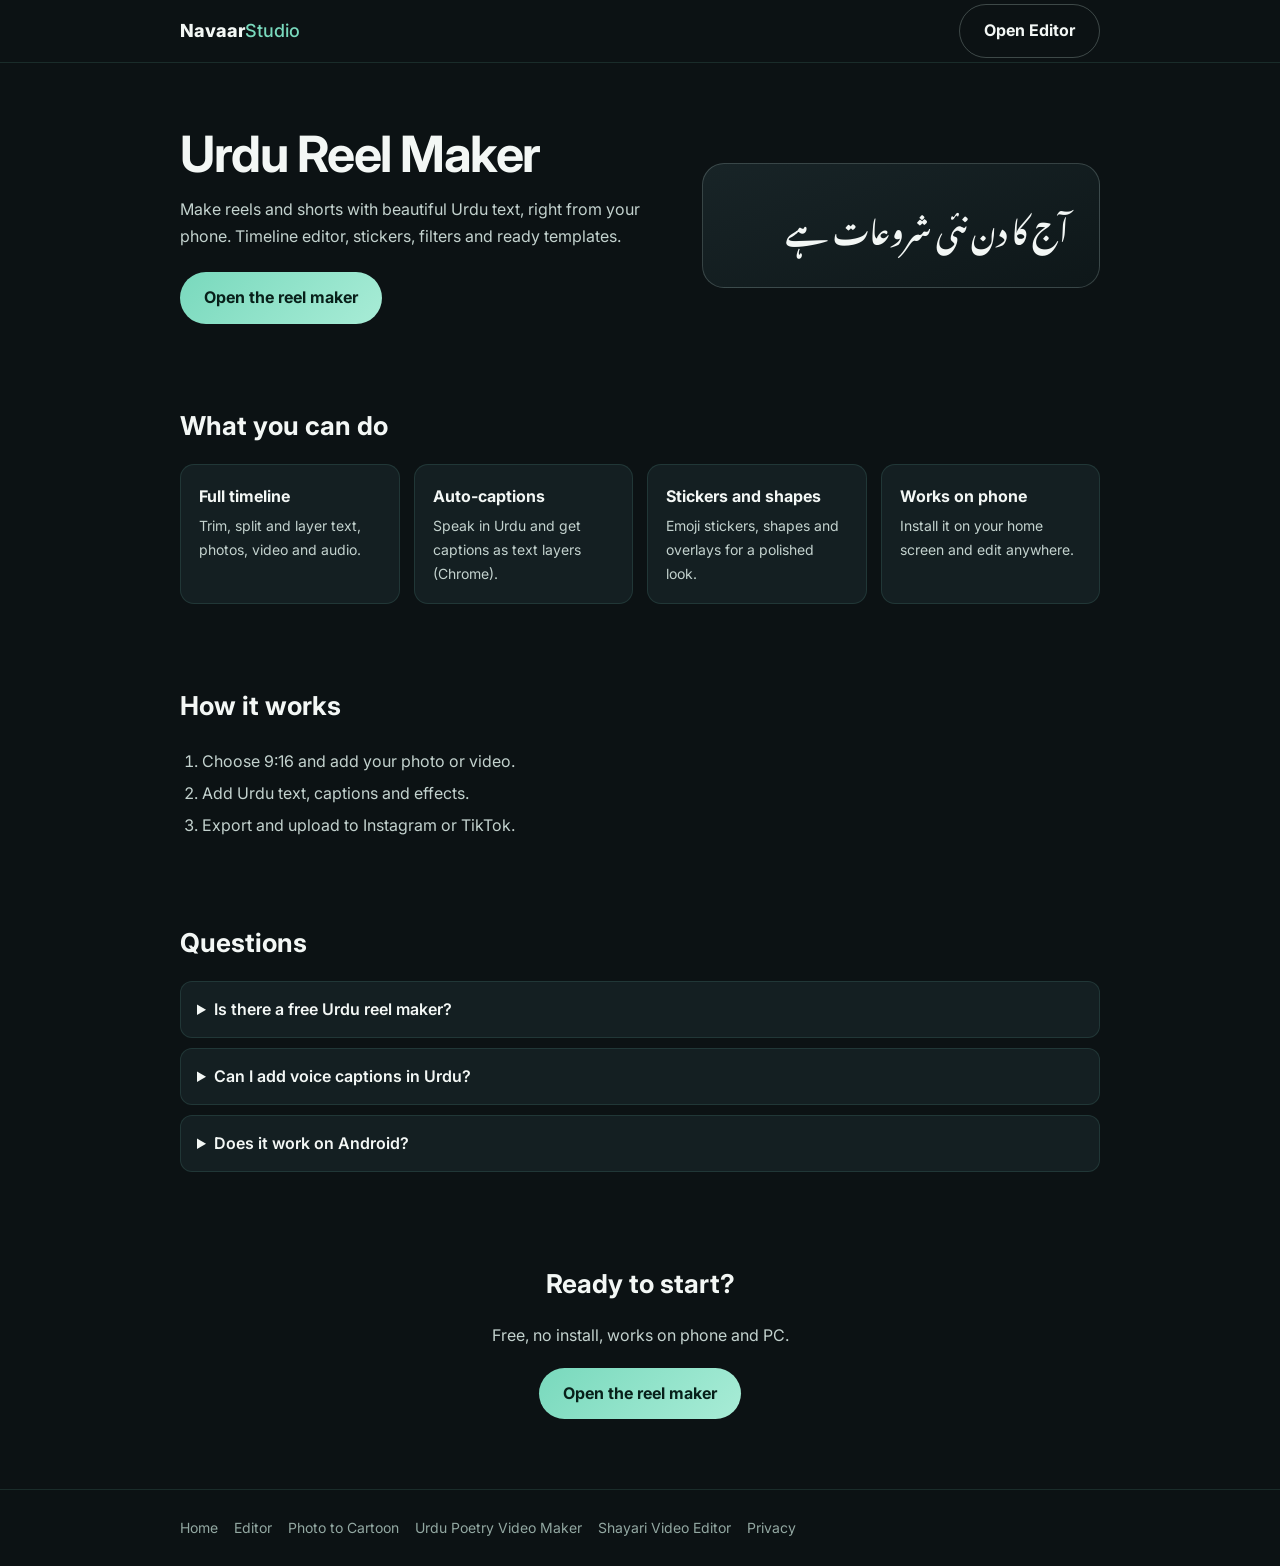
<file: urdu-reel-maker.html>
<!DOCTYPE html>
<html lang="en"><head><meta charset="utf-8"><meta name="viewport" content="width=device-width,initial-scale=1">
<title>Urdu Reel Maker for Instagram and TikTok | Navaar Studio</title>
<meta name="description" content="Create Urdu reels and short videos online for free. Urdu text, captions, stickers, filters and templates. Export vertical 9:16 video from your phone or PC.">
<meta name="robots" content="index, follow, max-image-preview:large">
<meta name="theme-color" content="#0c1214">
<link rel="canonical" href="https://nauman-ai-786.github.io/Navaar-studio/urdu-reel-maker.html">
<link rel="icon" type="image/svg+xml" href="favicon.svg">
<meta property="og:type" content="website"><meta property="og:title" content="Urdu Reel Maker for Instagram and TikTok | Navaar Studio"><meta property="og:description" content="Create Urdu reels and short videos online for free. Urdu text, captions, stickers, filters and templates. Export vertical 9:16 video from your phone or PC."><meta property="og:url" content="https://nauman-ai-786.github.io/Navaar-studio/urdu-reel-maker.html"><meta property="og:image" content="https://nauman-ai-786.github.io/Navaar-studio/og-image.png"><meta name="twitter:card" content="summary_large_image">
<link href="https://fonts.googleapis.com/css2?family=Inter:wght@400;600;800&family=Noto+Nastaliq+Urdu:wght@600&display=swap" rel="stylesheet">
<script type="application/ld+json">{"@context": "https://schema.org", "@graph": [{"@type": "WebApplication", "name": "Navaar Studio - Urdu Reel Maker", "url": "https://nauman-ai-786.github.io/Navaar-studio/urdu-reel-maker.html", "applicationCategory": "MultimediaApplication", "operatingSystem": "Any", "offers": {"@type": "Offer", "price": "0", "priceCurrency": "USD"}}, {"@type": "FAQPage", "mainEntity": [{"@type": "Question", "name": "Is there a free Urdu reel maker?", "acceptedAnswer": {"@type": "Answer", "text": "Yes, Navaar Studio is free to use. Paid plans remove the watermark."}}, {"@type": "Question", "name": "Can I add voice captions in Urdu?", "acceptedAnswer": {"@type": "Answer", "text": "Yes, turn on Auto-captions and record your voice. It works best in Chrome."}}, {"@type": "Question", "name": "Does it work on Android?", "acceptedAnswer": {"@type": "Answer", "text": "Yes. Open the site in Chrome and tap Install to add it to your home screen."}}]}]}</script>
<style>*{box-sizing:border-box;margin:0;padding:0}body{background:#0c1214;color:#f3f7f5;font:16px/1.7 Inter,'Segoe UI',Arial,sans-serif}a{color:inherit;text-decoration:none}.w{max-width:960px;margin:0 auto;padding:0 20px}header{border-bottom:1px solid rgba(121,217,189,.13)}header .w{display:flex;justify-content:space-between;align-items:center;height:62px}.lg{font-weight:800;font-size:18px}.lg i{font-style:normal;color:#79d9bd;font-weight:500}.b{display:inline-block;padding:12px 24px;border-radius:999px;font-weight:700;background:linear-gradient(135deg,#79d9bd,#a8ecd6);color:#08201a}.o{background:none;border:1px solid rgba(210,235,228,.25);color:#f3f7f5}.hero{padding:64px 0 40px;display:grid;grid-template-columns:1.1fr .9fr;gap:36px;align-items:center}h1{font-size:clamp(32px,6vw,50px);line-height:1.1;letter-spacing:-.03em;margin-bottom:14px}h2{font-size:26px;margin:0 0 16px}p{color:#c3d2ce}.pv{background:linear-gradient(160deg,#182427,#0e1719);border:1px solid rgba(210,235,228,.2);border-radius:22px;padding:30px;text-align:right;direction:rtl;font:600 30px/2.1 'Noto Nastaliq Urdu',serif}sec{display:block}section{padding:40px 0}.g{display:grid;grid-template-columns:repeat(auto-fit,minmax(210px,1fr));gap:14px}.c{background:#141f22;border:1px solid rgba(121,217,189,.13);border-radius:14px;padding:18px}.c h3{font-size:16px;margin-bottom:4px}.c p{font-size:14px}ol{padding-left:22px;color:#c3d2ce;line-height:2}details{background:#141f22;border:1px solid rgba(121,217,189,.13);border-radius:12px;padding:14px 16px;margin-bottom:10px}summary{cursor:pointer;font-weight:600}details p{margin-top:8px;font-size:14.5px}.l{display:flex;gap:16px;flex-wrap:wrap;font-size:14px;color:#93a8a2}footer{border-top:1px solid rgba(121,217,189,.13);padding:26px 0;margin-top:30px;font-size:13.5px;color:#93a8a2}@media(max-width:760px){.hero{grid-template-columns:1fr;padding-top:36px}}</style></head><body>
<header><div class="w"><a class="lg" href="index.html">Navaar<i>Studio</i></a><a class="b o" href="editor.html">Open Editor</a></div></header>
<main class="w">
<div class="hero"><div><h1>Urdu Reel Maker</h1><p style="margin-bottom:22px">Make reels and shorts with beautiful Urdu text, right from your phone. Timeline editor, stickers, filters and ready templates.</p><a class="b" href="editor.html">Open the reel maker</a></div><div class="pv" aria-hidden="true">آج کا دن نئی شروعات ہے</div></div>
<section><h2>What you can do</h2><div class="g"><div class="c"><h3>Full timeline</h3><p>Trim, split and layer text, photos, video and audio.</p></div><div class="c"><h3>Auto-captions</h3><p>Speak in Urdu and get captions as text layers (Chrome).</p></div><div class="c"><h3>Stickers and shapes</h3><p>Emoji stickers, shapes and overlays for a polished look.</p></div><div class="c"><h3>Works on phone</h3><p>Install it on your home screen and edit anywhere.</p></div></div></section>
<section><h2>How it works</h2><ol><li>Choose 9:16 and add your photo or video.</li><li>Add Urdu text, captions and effects.</li><li>Export and upload to Instagram or TikTok.</li></ol></section>
<section><h2>Questions</h2><details><summary>Is there a free Urdu reel maker?</summary><p>Yes, Navaar Studio is free to use. Paid plans remove the watermark.</p></details><details><summary>Can I add voice captions in Urdu?</summary><p>Yes, turn on Auto-captions and record your voice. It works best in Chrome.</p></details><details><summary>Does it work on Android?</summary><p>Yes. Open the site in Chrome and tap Install to add it to your home screen.</p></details></section>
<section style="text-align:center"><h2>Ready to start?</h2><p style="margin-bottom:18px">Free, no install, works on phone and PC.</p><a class="b" href="editor.html">Open the reel maker</a></section>
</main>
<footer><div class="w l"><a href="index.html">Home</a><a href="editor.html">Editor</a><a href="cartoon.html">Photo to Cartoon</a><a href="poetry-video.html">Urdu Poetry Video Maker</a><a href="shayari-video.html">Shayari Video Editor</a><a href="privacy.html">Privacy</a></div></footer>
<script src="pwa.js" defer></script></body></html>
</file>
